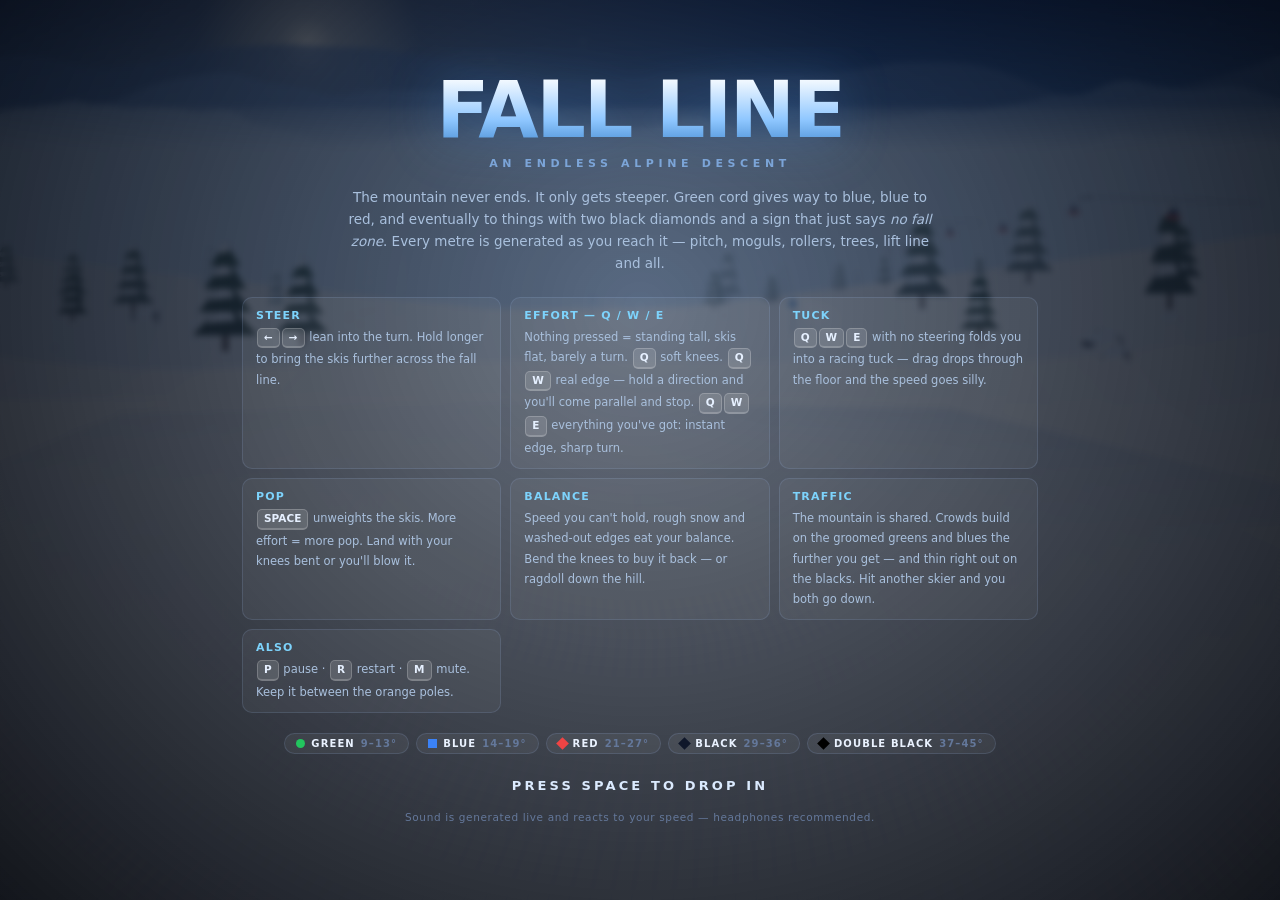
<file: simulator/index.html>
<!DOCTYPE html>
<!--
  FALL LINE — vendored copy of the ski simulator.

  Source: https://github.com/sharan50/dhruv-bakchodi
  Branch: claude/html-skiing-game-fwa4gu
  Commit: e30568ca623fff4fe3af4b2a0709fb4f75db65bd (2026-08-10)

  Served from this origin so /game.html can frame it: the site sends
  X-Frame-Options: DENY everywhere, which blocks even same-origin framing,
  so _headers detaches it for /simulator/* and allows frame-ancestors 'self'
  instead. Hosting it here also means the page does not depend on a second
  deploy staying up.

  Do not edit this file — it is a copy. Change the game upstream and
  re-copy index.html over this one.
-->
<html lang="en">
<head>
<meta charset="utf-8">
<meta name="viewport" content="width=device-width, initial-scale=1, user-scalable=no">
<title>FALL LINE — an endless alpine descent</title>
<style>
  *{margin:0;padding:0;box-sizing:border-box}
  html,body{width:100%;height:100%;overflow:hidden;background:#070b14;
    font-family:"Inter",ui-sans-serif,system-ui,-apple-system,"Segoe UI",Roboto,Helvetica,Arial,sans-serif;
    color:#eaf2ff;-webkit-font-smoothing:antialiased;touch-action:none;user-select:none}
  #wrap{position:fixed;inset:0}
  canvas{display:block;width:100%;height:100%}

  /* ---------- HUD ---------- */
  #hud{position:absolute;inset:0;pointer-events:none;opacity:0;transition:opacity .4s}
  #hud.on{opacity:1}
  /* the scene behind the HUD is bright snow, so panels need real weight */
  .panel{position:absolute;background:rgba(9,17,33,.70);border:1px solid rgba(150,192,255,.22);
    border-radius:12px;padding:9px 13px;backdrop-filter:blur(9px);-webkit-backdrop-filter:blur(9px);
    box-shadow:0 6px 26px rgba(6,14,30,.30)}
  .lbl{font-size:9.5px;letter-spacing:.16em;text-transform:uppercase;color:#7f97bb;font-weight:700}
  .val{font-variant-numeric:tabular-nums;font-weight:800;line-height:1}

  #runInfo{top:16px;left:16px;min-width:210px}
  #runName{font-size:16px;font-weight:800;letter-spacing:.01em;margin-top:3px;text-shadow:0 1px 6px #000}
  #diffPill{display:inline-flex;align-items:center;gap:6px;margin-top:7px;padding:3px 10px 3px 7px;
    border-radius:999px;font-size:10px;font-weight:900;letter-spacing:.14em;
    background:#22c55e;color:#04220f;border:1px solid rgba(255,255,255,.35)}
  #diffGlyph{display:inline-block;width:11px;height:11px;background:currentColor}
  #pitchRead{margin-top:7px;font-size:10.5px;color:#93a9c9;letter-spacing:.06em}

  #dist{top:16px;left:50%;transform:translateX(-50%);text-align:center;min-width:170px}
  #distVal{font-size:27px}
  #dropVal{font-size:11px;color:#8fa6c6;margin-top:4px;font-variant-numeric:tabular-nums}

  #spd{top:16px;right:16px;text-align:right;min-width:158px}
  #spdVal{font-size:40px;letter-spacing:-.02em}
  #spdVal small{font-size:13px;color:#7f97bb;font-weight:700;letter-spacing:.1em;margin-left:5px}
  #spdSub{font-size:10.5px;color:#8fa6c6;margin-top:3px;font-variant-numeric:tabular-nums}
  #gforce{margin-top:6px;height:3px;border-radius:2px;background:rgba(255,255,255,.12);overflow:hidden}
  #gforceF{height:100%;width:0%;background:linear-gradient(90deg,#38bdf8,#a78bfa);transition:width .06s}

  #stance{bottom:16px;left:16px;min-width:236px}
  #keys{display:flex;gap:7px;margin-top:7px}
  .key{flex:1;text-align:center;padding:7px 0 6px;border-radius:8px;border:1px solid rgba(160,200,255,.2);
    background:rgba(255,255,255,.045);font-weight:900;font-size:14px;color:#5d739a;
    transition:background .08s,color .08s,box-shadow .08s}
  .key.on{background:linear-gradient(180deg,#7dd3fc,#38bdf8);color:#04202e;border-color:#bae6fd;
    box-shadow:0 0 16px rgba(56,189,248,.55)}
  .key i{display:block;font-style:normal;font-size:8px;letter-spacing:.08em;opacity:.72;margin-top:2px;font-weight:700}
  #stanceTxt{margin-top:8px;font-size:11px;color:#a9c0dd;letter-spacing:.03em;height:14px}
  #edgeWrap{margin-top:8px}
  #edgeBar{height:5px;border-radius:3px;background:rgba(255,255,255,.1);overflow:hidden;margin-top:4px;
    display:flex;justify-content:center}
  #edgeL,#edgeR{height:100%;width:0%;background:linear-gradient(90deg,#fbbf24,#f97316)}
  #edgeL{transform-origin:right}

  #stab{bottom:16px;right:16px;min-width:186px}
  #stabBar{height:8px;border-radius:5px;background:rgba(255,255,255,.1);overflow:hidden;margin-top:7px}
  #stabF{height:100%;width:0%;background:linear-gradient(90deg,#34d399,#fbbf24 62%,#ef4444);transition:width .05s}
  #stabTxt{margin-top:6px;font-size:10px;letter-spacing:.1em;color:#8fa6c6;font-weight:700;height:12px}

  /* upcoming-runs strip */
  #strip{position:absolute;right:16px;top:132px;width:22px;bottom:136px;border-radius:7px;
    overflow:hidden;border:1px solid rgba(150,192,255,.26);background:rgba(9,17,33,.70);
    display:flex;flex-direction:column-reverse;backdrop-filter:blur(9px);
    box-shadow:0 6px 26px rgba(6,14,30,.30)}
  .seg{width:100%;position:relative;border-top:1px solid rgba(226,240,255,.55)}
  #stripMe{position:absolute;left:0;width:100%;height:0;border-top:2px solid #fff;
    box-shadow:0 0 9px rgba(255,255,255,.95);z-index:2}
  #stripMe::after{content:'';position:absolute;left:-3px;top:-4px;border:4px solid transparent;
    border-left-color:#fff;filter:drop-shadow(0 0 3px rgba(255,255,255,.9))}

  /* centre toasts */
  #toast{position:absolute;left:50%;top:31%;transform:translate(-50%,-50%);text-align:center;
    pointer-events:none;opacity:0;transition:opacity .25s}
  #toast.on{opacity:1}
  #toastDiff{font-size:11px;font-weight:900;letter-spacing:.3em;padding:4px 14px;border-radius:999px;display:inline-block}
  #toastName{font-size:34px;font-weight:900;letter-spacing:.02em;margin-top:9px;text-shadow:0 3px 22px rgba(0,0,0,.85)}
  #toastSub{font-size:11.5px;letter-spacing:.22em;color:#cfe0f7;margin-top:6px;font-weight:700}

  #alerts{position:absolute;left:50%;bottom:24%;transform:translateX(-50%);text-align:center;width:420px}
  #airTime{font-size:30px;font-weight:900;letter-spacing:.05em;opacity:0;transition:opacity .18s;
    text-shadow:0 3px 18px rgba(0,0,0,.8);color:#e0f2fe}
  #warn{margin-top:6px;font-size:12px;font-weight:900;letter-spacing:.26em;color:#fca5a5;opacity:0;transition:opacity .2s}

  /* ---------- SCREENS ---------- */
  #screens{position:absolute;inset:0;display:flex;align-items:center;justify-content:center;
    background:radial-gradient(ellipse at 50% 34%,rgba(16,30,56,.6),rgba(4,7,14,.94));
    backdrop-filter:blur(3px);transition:opacity .35s}
  #screens.hide{opacity:0;pointer-events:none}
  .card{width:min(860px,92vw);max-height:92vh;overflow:auto;padding:28px 32px 26px;text-align:center}
  h1{font-size:clamp(40px,8vw,78px);font-weight:900;letter-spacing:-.03em;line-height:.92;
    background-image:linear-gradient(180deg,#fff,#8fc7ff 62%,#4b8fd4);-webkit-background-clip:text;
    background-clip:text;color:transparent;filter:drop-shadow(0 4px 26px rgba(70,140,220,.4))}
  /* NB: override with background-IMAGE only — the `background` shorthand
     resets background-clip and the heading turns into a solid bar. */
  h1.crash{background-image:linear-gradient(180deg,#fff,#fca5a5 68%,#ef4444);
    filter:drop-shadow(0 4px 26px rgba(220,70,70,.42))}
  .tag{font-size:11px;letter-spacing:.42em;color:#7ea6d8;margin-top:10px;font-weight:700}
  .blurb{margin:16px auto 0;max-width:600px;font-size:13.5px;line-height:1.65;color:#a9c0dd}
  .ctrls{display:grid;grid-template-columns:repeat(auto-fit,minmax(232px,1fr));gap:9px;margin-top:22px;text-align:left}
  .ctrl{background:rgba(255,255,255,.045);border:1px solid rgba(160,200,255,.14);border-radius:10px;padding:11px 13px}
  .ctrl b{display:block;font-size:11px;letter-spacing:.11em;color:#7dd3fc;margin-bottom:4px;font-weight:800}
  .ctrl span{font-size:11.5px;color:#a9c0dd;line-height:1.5}
  kbd{display:inline-block;padding:1px 6px;border-radius:5px;background:rgba(255,255,255,.13);
    border:1px solid rgba(255,255,255,.2);border-bottom-width:2px;font:inherit;font-size:10.5px;
    font-weight:800;color:#e6f0ff;margin:0 1px}
  .legend{display:flex;flex-wrap:wrap;gap:7px;justify-content:center;margin-top:20px}
  .lg{display:flex;align-items:center;gap:6px;font-size:10px;font-weight:800;letter-spacing:.11em;
    padding:4px 11px;border-radius:999px;background:rgba(255,255,255,.05);border:1px solid rgba(160,200,255,.14)}
  .lg i{width:9px;height:9px;display:inline-block}
  .go{margin-top:24px;font-size:13px;letter-spacing:.24em;font-weight:900;color:#dbeafe;
    animation:pulse 1.7s ease-in-out infinite}
  @keyframes pulse{0%,100%{opacity:.45}50%{opacity:1}}
  .btn{pointer-events:auto;cursor:pointer;margin-top:20px;display:inline-block;padding:12px 30px;
    border-radius:999px;font-weight:900;letter-spacing:.16em;font-size:12px;color:#04202e;
    background:linear-gradient(180deg,#93d7fb,#38bdf8);border:1px solid #bae6fd;
    box-shadow:0 8px 30px rgba(56,189,248,.35)}
  .btn:hover{filter:brightness(1.09)}
  .btn.ghost{background:transparent;color:#a9c0dd;border-color:rgba(160,200,255,.22);box-shadow:none;margin-left:8px}

  .stats{display:grid;grid-template-columns:repeat(auto-fit,minmax(228px,1fr));gap:10px;margin-top:22px}
  .st{background:rgba(255,255,255,.05);border:1px solid rgba(160,200,255,.14);border-radius:12px;padding:14px 10px}
  .st b{display:block;font-size:26px;font-weight:900;font-variant-numeric:tabular-nums;letter-spacing:-.02em}
  .st span{display:block;font-size:9px;letter-spacing:.17em;color:#7f97bb;margin-top:5px;font-weight:800}
  #grade{font-size:15px;font-weight:900;letter-spacing:.2em;margin-top:20px;color:#7dd3fc}
  #crashWhy{font-size:12.5px;color:#fca5a5;letter-spacing:.13em;font-weight:800;margin-top:9px}
  #best{font-size:11px;color:#7f97bb;letter-spacing:.1em;margin-top:14px;font-weight:700}
  .hint{font-size:10.5px;color:#64789b;margin-top:16px;letter-spacing:.06em;line-height:1.7}
  #fps{position:absolute;left:18px;top:176px;font-size:9px;color:#546d92;letter-spacing:.1em;font-weight:700}
</style>
</head>
<body>
<div id="wrap">
  <canvas id="c"></canvas>

  <div id="hud">
    <div class="panel" id="runInfo">
      <div class="lbl">Current piste</div>
      <div id="runName">—</div>
      <div id="diffPill"><i id="diffGlyph"></i><span id="diffTxt">GREEN</span></div>
      <div id="pitchRead">—</div>
    </div>

    <div class="panel" id="dist">
      <div class="lbl">Distance</div>
      <div class="val" id="distVal">0<small style="font-size:13px;color:#7f97bb"> m</small></div>
      <div id="dropVal">▼ 0 m vertical</div>
    </div>

    <div class="panel" id="spd">
      <div class="lbl">Speed</div>
      <div class="val" id="spdVal">0<small>KM/H</small></div>
      <div id="spdSub">max 0 · avg 0</div>
      <div id="gforce"><div id="gforceF"></div></div>
    </div>

    <div class="panel" id="stance">
      <div class="lbl">Stance &amp; effort</div>
      <div id="keys">
        <div class="key" id="kQ">Q<i>FLEX</i></div>
        <div class="key" id="kW">W<i>DRIVE</i></div>
        <div class="key" id="kE">E<i>SEND</i></div>
      </div>
      <div id="stanceTxt">Standing tall — no edge</div>
      <div id="edgeWrap">
        <div class="lbl">Edge angle <span id="edgeDeg" style="color:#cfe0f7">0°</span></div>
        <div id="edgeBar"><div id="edgeL"></div><div id="edgeR"></div></div>
      </div>
    </div>

    <div class="panel" id="stab">
      <div class="lbl">Balance</div>
      <div id="stabBar"><div id="stabF"></div></div>
      <div id="stabTxt">SOLID</div>
    </div>

    <div id="strip"><div id="stripMe"></div></div>

    <div id="toast">
      <div id="toastDiff">RED</div>
      <div id="toastName">—</div>
      <div id="toastSub">—</div>
    </div>

    <div id="alerts">
      <div id="airTime">AIR 0.0s</div>
      <div id="warn">OFF PISTE</div>
    </div>
    <div id="fps"></div>
  </div>

  <div id="screens">
    <div class="card" id="card"></div>
  </div>
</div>

<script>
"use strict";
/* ============================================================================
   FALL LINE — an endless procedural alpine descent
   Everything (terrain, art, physics, music) is generated at runtime.
   ========================================================================= */

/* ---------------------------------------------------------------- math ---- */
const TAU = Math.PI * 2, DEG = Math.PI / 180;
const clamp = (v, a, b) => v < a ? a : v > b ? b : v;
const lerp  = (a, b, t) => a + (b - a) * t;
const smooth= t => t * t * (3 - 2 * t);
const sstep = (a, b, x) => { const t = clamp((x - a) / (b - a || 1e-6), 0, 1); return t * t * (3 - 2 * t); };
const rnd   = (a, b) => a + Math.random() * (b - a);
const pick  = arr => arr[(Math.random() * arr.length) | 0];

function hashi(x, y) {
  let h = (Math.imul(x | 0, 374761393) + Math.imul(y | 0, 668265263)) | 0;
  h = Math.imul(h ^ (h >>> 13), 1274126177);
  return ((h ^ (h >>> 16)) >>> 0) / 4294967296;
}
function vnoise(x, y) {
  const xi = Math.floor(x), yi = Math.floor(y);
  const u = smooth(x - xi), v = smooth(y - yi);
  const a = hashi(xi, yi), b = hashi(xi + 1, yi), c = hashi(xi, yi + 1), d = hashi(xi + 1, yi + 1);
  return lerp(lerp(a, b, u), lerp(c, d, u), v);
}
function fbm(x, y, oct) {
  let s = 0, amp = 0.5, f = 1, norm = 0;
  for (let i = 0; i < oct; i++) { s += amp * vnoise(x * f, y * f); norm += amp; f *= 2.07; amp *= 0.5; }
  return s / norm;
}
function mulberry(seed) {
  let a = seed >>> 0;
  return function () {
    a = (a + 0x6D2B79F5) | 0;
    let t = Math.imul(a ^ (a >>> 15), 1 | a);
    t = (t + Math.imul(t ^ (t >>> 7), 61 | t)) ^ t;
    return ((t ^ (t >>> 14)) >>> 0) / 4294967296;
  };
}

/* ------------------------------------------------------------ constants --- */
const PHYS = {
  M: 80,             // skier + kit, kg
  G: 9.81,
  RHO: 1.15,         // air density at ~2000 m
  R_SIDECUT: 16.5,   // ski sidecut radius, m
  MU_PISTE: 0.055,   // groomed snow / base glide
  MU_POWDER: 0.135,  // off piste
  // per effort level 0..3
  CDA:       [0.86, 0.68, 0.52, 0.44],   // frontal drag area, m^2 (turning)
  CDA_TUCK:  0.235,                       // full tuck, QWE and no steering
  EDGE_MAX:  [7 * DEG, 27 * DEG, 48 * DEG, 66 * DEG],
  EDGE_RATE: [2.4, 4.0, 6.2, 9.5],       // how fast the edge sets, rad/s of travel
  PIVOT:     [0.22, 0.62, 1.15, 2.25],   // skidded steering authority, rad/s
  GRIP:      [0.34, 0.85, 1.42, 1.92],   // max lateral g the edges will hold
  COMFORT:   [12.5, 18.5, 25.5, 32.5],   // m/s before balance starts to erode
  ABSORB:    [5.6, 9.4, 13.8, 18.6],     // landing impact the legs will eat, m/s
  POP:       [1.5, 2.9, 4.2, 5.6],
};

const DIFFS = [
  // width is the HALF-width of the piste in metres, before widthMod()
  { key:'green', label:'GREEN',        col:'#22c55e', ink:'#04220f', shape:'circle', slope:[9,13],  width:[19,25], mogul:0.00, rough:0.22, trees:0.40, roll:0.70, kick:0.15, glade:0    },
  { key:'blue',  label:'BLUE',         col:'#3b82f6', ink:'#dbeafe', shape:'square', slope:[14,19], width:[15,20], mogul:0.14, rough:0.40, trees:0.62, roll:1.00, kick:0.30, glade:0    },
  { key:'red',   label:'RED',          col:'#ef4444', ink:'#fee2e2', shape:'diamond',slope:[21,27], width:[11,15], mogul:0.42, rough:0.60, trees:0.88, roll:1.25, kick:0.45, glade:0.15 },
  { key:'black', label:'BLACK',        col:'#0f172a', ink:'#e2e8f0', shape:'diamond',slope:[29,36], width:[8.5,12], mogul:0.76, rough:0.85, trees:1.10, roll:1.45, kick:0.58, glade:0.35 },
  { key:'xblack',label:'DOUBLE BLACK', col:'#000000', ink:'#f8fafc', shape:'double', slope:[37,45], width:[7,10],  mogul:0.98, rough:1.08, trees:1.30, roll:1.65, kick:0.70, glade:0.55 },
];

const NAMES = [
  ['Petit Ours','Promenade','Le Berceau','Sunnegga','Alpenrose','Marmot Meadow','Le Doux','Kinderweg','Bella Vista','Lärchenwald'],
  ['Le Grand Bleu','Chamois','Panorama','Silberhorn','Belvédère','Blaugrat','La Combe','Edelweiss','Mittelweg','Lac Bleu'],
  ['Rouge Vif','Diavolezza','Le Couloir','Steilhang','La Face','Vallée Perdue','Hexenkessel','Aiguille','Rossignol','Cresta Rossa'],
  ['Le Mur','Schwarzwand','La Bombardier','Corbeau','Todeswand','Grand Couloir','Le Tunnel','Wolfsschlucht','La Sauvage','Nera'],
  ['La Suicide','Diablerets','Höllenschlund','Le Dernier Cri','Zermatt Direttissima','La Chute','Der Sarg','Point of No Return'],
];

const RUN_TAGS = ['GROOMED AT 05:00','MOGULS','NARROW — CAUTION','WIND EXPOSED','GLADED','ICY IN PLACES','WIDE OPEN','ROLLERS','FRESH CORD','AVALANCHE ZONE','NO FALL ZONE','RACE TRAINING'];

/* ============================================================== COURSE ==== */
const ELEV_STEP = 1.0;
const COURSE = {
  sections: [], nextIdx: 0, nextZ: 0,
  elev: [], elevZ0: 0,
  kickers: [],
  chunks: new Map(),
  _cacheIdx: 0,
};

/* The piste snakes down the mountain across five scales at once: broad
   traverses across the face, then progressively tighter turns. The short
   components are what actually force you to ski — the long ones only move
   the trail across the mountain. Peak lateral gradient ~0.85 m/m (40° off
   the fall line), typical ~0.28, so the corridor is genuinely going
   somewhere and you cannot hold a straight line down it. */
function centerAt(z) {
  return 26.0 * Math.sin(z * 0.00410)
       + 13.0 * Math.sin(z * 0.01210 + 1.7)
       +  7.5 * Math.sin(z * 0.02630 + 0.6)
       +  4.0 * Math.sin(z * 0.05180 + 2.9)
       +  2.2 * Math.sin(z * 0.08990 + 1.2);
}
/* second derivative of the above — the piste banks into its own turns */
function centerCurv(z) {
  return -(26.0 * 0.00410 * 0.00410 * Math.sin(z * 0.00410)
         + 13.0 * 0.01210 * 0.01210 * Math.sin(z * 0.01210 + 1.7)
         +  7.5 * 0.02630 * 0.02630 * Math.sin(z * 0.02630 + 0.6)
         +  4.0 * 0.05180 * 0.05180 * Math.sin(z * 0.05180 + 2.9)
         +  2.2 * 0.08990 * 0.08990 * Math.sin(z * 0.08990 + 1.2));
}
/* Chokes and openings within a run: pinches to ~62% of nominal width, opens
   out to full. This is on top of the per-section width. */
function widthMod(z) {
  const a = 0.5 + 0.5 * Math.sin(z * 0.01730 + 0.9);
  const b = 0.5 + 0.5 * Math.sin(z * 0.00710 + 2.3);
  return 0.62 + 0.38 * (0.35 + 0.65 * a) * (0.45 + 0.55 * b) * 1.35;
}
function liftX(z) { return 74 + 16 * Math.sin(z * 0.0021 + 0.4) + centerAt(z) * 0.35; }

function makeSection() {
  const i = COURSE.nextIdx++;
  // difficulty ramps, with the occasional breather
  let lvl = 0.15 + i * 0.40 + (vnoise(i * 0.63, 11.2) - 0.5) * 1.5;
  if (i > 3 && i % 5 === 4) lvl -= 1.35;                 // recovery run
  if (i === 0) lvl = 0; if (i === 1) lvl = Math.min(lvl, 1.2);
  const d = clamp(Math.round(lvl), 0, 4);
  const D = DIFFS[d];
  const len = rnd(360, 620);
  const s = {
    idx: i, diff: d, D,
    startZ: COURSE.nextZ, endZ: COURSE.nextZ + len,
    name: NAMES[d][(i * 7 + ((Math.random() * 97) | 0)) % NAMES[d].length],
    tag: pick(RUN_TAGS),
    slope: rnd(D.slope[0], D.slope[1]) * DEG,
    width: rnd(D.width[0], D.width[1]),
    mogul: D.mogul * rnd(0.55, 1.25) * (Math.random() < 0.62 ? 1 : 0.22),
    rough: D.rough * rnd(0.8, 1.2),
    roll:  D.roll  * rnd(0.7, 1.3),
    trees: D.trees, kick: D.kick, glade: D.glade * (Math.random() < 0.5 ? 1 : 0),
    phase: Math.random() * TAU,
    number: 1 + ((i * 3 + d) % 40),
  };
  COURSE.nextZ = s.endZ;
  COURSE.sections.push(s);

  // kickers / rollers you can actually launch off
  let z = s.startZ + 60;
  while (z < s.endZ - 60) {
    if (Math.random() < s.kick) {
      COURSE.kickers.push({
        z, x: centerAt(z) + rnd(-0.45, 0.45) * s.width,
        h: rnd(1.1, 1.4 + s.kick * 2.2), rx: rnd(3.2, 6.4), rz: rnd(5.5, 10),
      });
    }
    z += rnd(70, 150);
  }
  return s;
}

function slopeBlendAt(z) {          // smooth pitch across section joins
  const S = COURSE.sections;
  const i = sectionIndexAt(z), s = S[i], BL = 55;
  if (z < s.startZ + BL && i > 0) {
    const t = 0.5 * (1 - sstep(s.startZ, s.startZ + BL, z));
    return lerp(s.slope, S[i - 1].slope, t);
  }
  if (z > s.endZ - BL && i < S.length - 1) {
    const t = 0.5 * sstep(s.endZ - BL, s.endZ, z);
    return lerp(s.slope, S[i + 1].slope, t);
  }
  return s.slope;
}

function sectionIndexAt(z) {
  const S = COURSE.sections;
  let i = COURSE._cacheIdx;
  if (i < S.length && z >= S[i].startZ && z < S[i].endZ) return i;
  if (z < S[0].startZ) return 0;
  if (z >= S[S.length - 1].endZ) return S.length - 1;
  let lo = 0, hi = S.length - 1;
  while (lo < hi) { const m = (lo + hi) >> 1; if (z < S[m].endZ) hi = m; else lo = m + 1; }
  COURSE._cacheIdx = lo;
  return lo;
}

const P = { slope:0, width:0, mogul:0, rough:0, roll:0, phase:0, diff:0, sec:null };
function paramsAt(z) {
  const S = COURSE.sections;
  const i = sectionIndexAt(z), s = S[i], BL = 55;
  let o = s, t = 0;
  if (z < s.startZ + BL && i > 0)            { o = S[i - 1]; t = 0.5 * (1 - sstep(s.startZ, s.startZ + BL, z)); }
  else if (z > s.endZ - BL && i < S.length-1){ o = S[i + 1]; t = 0.5 * sstep(s.endZ - BL, s.endZ, z); }
  P.slope = lerp(s.slope, o.slope, t);
  P.width = lerp(s.width, o.width, t) * widthMod(z);   // chokes and openings
  P.mogul = lerp(s.mogul, o.mogul, t);
  P.rough = lerp(s.rough, o.rough, t);
  P.roll  = lerp(s.roll,  o.roll,  t);
  P.phase = s.phase; P.diff = s.diff; P.sec = s;
  return P;
}

function ensureCourse(zAhead) {
  while (COURSE.nextZ < zAhead + 900) makeSection();
  // elevation profile, integrated from the pitch
  const E = COURSE.elev;
  if (E.length === 0) { COURSE.elevZ0 = -40; E.push(0); }
  let zEnd = COURSE.elevZ0 + (E.length - 1) * ELEV_STEP;
  while (zEnd < zAhead + 950) {
    E.push(E[E.length - 1] - Math.tan(slopeBlendAt(zEnd + ELEV_STEP * 0.5)) * ELEV_STEP);
    zEnd += ELEV_STEP;
  }
}
function pruneCourse(z) {
  const drop = Math.floor((z - 400 - COURSE.elevZ0) / ELEV_STEP);
  if (drop > 600) { COURSE.elev.splice(0, drop); COURSE.elevZ0 += drop * ELEV_STEP; }
  while (COURSE.sections.length > 2 && COURSE.sections[1].endZ < z - 300) {
    COURSE.sections.shift(); COURSE._cacheIdx = Math.max(0, COURSE._cacheIdx - 1);
  }
  while (COURSE.kickers.length && COURSE.kickers[0].z < z - 220) COURSE.kickers.shift();
  for (const k of COURSE.chunks.keys()) if (k * CHUNK < z - 140) COURSE.chunks.delete(k);
}
function baseElev(z) {
  const E = COURSE.elev;
  const f = (z - COURSE.elevZ0) / ELEV_STEP;
  let i = f | 0;
  if (i < 0) return E[0] - (z - COURSE.elevZ0) * 0.2;
  if (i >= E.length - 1) return E[E.length - 1];
  return lerp(E[i], E[i + 1], f - i);
}

/* active kickers, refreshed once per frame (keeps terrainH cheap) */
let activeKick = [], activeKickN = 0;
function refreshKickers(z) {
  activeKick.length = 0;
  for (let i = 0; i < COURSE.kickers.length; i++) {
    const k = COURSE.kickers[i];
    if (k.z > z - 60 && k.z < z + 260) activeKick.push(k);
    else if (k.z >= z + 260) break;
  }
  activeKickN = activeKick.length;
}

/* --------------------------------------------------------- height field --
   Everything that only depends on z is cached: the sampler walks the grid
   row by row, so the same z is asked for dozens of times in a row.          */
const _ZC = [{z:NaN},{z:NaN},{z:NaN},{z:NaN},{z:NaN},{z:NaN}];
let _zci = 0;
function clearZCache() { for (const c of _ZC) c.z = NaN; }
function zData(z) {
  for (let i = 0; i < 6; i++) if (_ZC[i].z === z) return _ZC[i];
  const c = _ZC[_zci]; _zci = (_zci + 1) % 6;
  const p = paramsAt(z);
  c.z = z;
  c.base   = baseElev(z);
  c.center = centerAt(z);
  // Bank strength scales with pitch. It must not: the bank changes down-slope
  // as the curvature does, and unscaled that gradient reaches 84% of a green's
  // fall line — enough to flatten it into a pocket you can never roll out of.
  c.curv   = centerCurv(z) * 26 * clamp(Math.sin(p.slope) * 2, 0.22, 1.3);
  c.width  = p.width;
  // Max cross-slope gradient of the berm outside the markers. Anything shaped
  // by distance-from-centre inherits the centreline's z-gradient, so a steep
  // berm on a hard-swerving trail makes uphill pockets. Keep it well under the
  // fall line, and scale with pitch.
  c.bermG  = 0.13 * clamp(Math.sin(p.slope) / 0.19, 0.85, 2.6);
  // Off-piste relief, pitch-scaled for the same reason. Measured, the two
  // drift octaves peak at 0.70 m/m of down-slope gradient — 361% of a green's
  // fall line, i.e. guaranteed uphill pockets. This holds them near 50% on
  // every grade; the *look* of deep snow is carried by shading instead, which
  // costs nothing physically. Steeper off-piste being rougher is also true.
  c.offAmp = clamp(Math.tan(p.slope) * 0.72, 0.16, 0.90);
  c.mogul  = p.mogul;
  c.rough  = p.rough;
  c.roll   = p.roll * 1.15 * Math.sin(z * 0.0575 + p.phase) * (0.62 + 0.38 * Math.sin(z * 0.0187 + 2.1));
  return c;
}

function terrainH(x, z) {
  const c = zData(z);
  let h = c.base + c.roll;
  const dx = x - c.center, adx = dx < 0 ? -dx : dx;
  const hw = c.width;

  // gentle crown on the piste, then banks rising outside the markers
  h -= 0.00085 * dx * dx * (adx < hw ? 1 : (hw * hw) / (adx * adx));
  // smooth start, then asymptotically linear at gradient bermG
  const over = adx - hw;
  if (over > 0) h += c.bermG * over * over / (over + 6);

  const onPiste = 1 - sstep(hw * 0.86, hw * 1.16, adx);

  // The piste banks into its own turns — outside edge rides higher. Scaled by
  // dx/hw so a narrow couloir banks as hard as a wide green.
  h += clamp(-(dx / hw) * c.curv, -2.4, 2.4) * onPiste;

  // moguls — a rotated hex-ish lattice, only where the piste is
  if (c.mogul > 0.02 && onPiste > 0.01) {
    const a = x * 0.92 + z * 0.37, b = z * 0.84 - x * 0.32;
    h += c.mogul * 0.50 * onPiste * (Math.sin(a) + Math.sin(b) + 0.55 * Math.sin(a + b));
  }

  // surface texture / chatter
  h += c.rough * 0.32 * (fbm(x * 0.075, z * 0.075, 2) - 0.5);
  // Off piste is naturally stacked snow: broad wind drifts with a finer lumpy
  // crust on top. Two scales, because one octave reads as smooth rolling hills.
  if (onPiste < 0.98) {
    const off = (1 - onPiste) * c.offAmp;
    h += off * 1.60 * (fbm(x * 0.115, z * 0.115, 3) - 0.5);
    h += off * 0.46 * (fbm(x * 0.440, z * 0.440, 2) - 0.5);
  }

  // kickers
  for (let i = 0; i < activeKickN; i++) {
    const k = activeKick[i], kz = z - k.z;
    if (kz < -k.rz * 1.9 || kz > k.rz * 1.25) continue;
    const kx = (x - k.x) / k.rx;
    if (kx > 1.7 || kx < -1.7) continue;
    const ramp = sstep(-k.rz * 1.7, k.rz * 0.42, kz) * (1 - sstep(k.rz * 0.5, k.rz * 1.05, kz));
    h += k.h * ramp * Math.exp(-kx * kx * 1.35);
  }
  return h;
}

const NRM = { x:0, y:1, z:0 };
function terrainN(x, z, eps) {
  eps = eps || 0.55;
  const h0 = terrainH(x, z);
  const hx = terrainH(x + eps, z) - h0;
  const hz = terrainH(x, z + eps) - h0;
  let nx = -hx / eps, ny = 1, nz = -hz / eps;
  const l = Math.hypot(nx, ny, nz);
  NRM.x = nx / l; NRM.y = ny / l; NRM.z = nz / l;
  return NRM;
}

/* ============================================================== OBJECTS === */
const CHUNK = 25;
const OBJ = { TREE:0, ROCK:1, POLE:2, SIGN:3, BANNER:4, TOWER:5, NET:6, GUN:7, HAY:8 };

function chunkAt(ci) {
  let list = COURSE.chunks.get(ci);
  if (list) return list;
  list = [];
  const R = mulberry(0x9e3779b1 ^ (ci * 2654435761));
  const z0 = ci * CHUNK, z1 = z0 + CHUNK;
  if (z1 > COURSE.nextZ - 40 || z0 < COURSE.elevZ0 + 4) { COURSE.chunks.set(ci, list); return list; }

  const p = paramsAt(z0 + CHUNK * 0.5);
  const sec = p.sec, cx = centerAt(z0 + CHUNK * 0.5), hw = p.width;

  // section furniture — sign pair + gate banner at the top of every run
  if (sec.startZ >= z0 && sec.startZ < z1) {
    const sz = sec.startZ, sc = centerAt(sz), sw = paramsAt(sz).width;
    list.push({ t:OBJ.BANNER, z:sz, x:sc, w:sw, sec, hard:true });
    list.push({ t:OBJ.SIGN, z:sz + 7, x:sc - sw - 2.6, sec, side:-1, hard:true });
    list.push({ t:OBJ.SIGN, z:sz + 7, x:sc + sw + 2.6, sec, side: 1, hard:true });
  }

  // piste markers, every 15 m each side, alternating colour
  for (let z = z0; z < z1; z += 15) {
    const zz = Math.ceil(z / 15) * 15;
    if (zz < z0 || zz >= z1) continue;
    const c = centerAt(zz), w = paramsAt(zz).width;
    const orange = ((zz / 15) | 0) % 2 === 0;
    list.push({ t:OBJ.POLE, z:zz, x:c - w, orange });
    list.push({ t:OBJ.POLE, z:zz, x:c + w, orange, right:true });
  }

  // B-net on the steeper stuff
  if (sec.diff >= 3 && R() < 0.45) {
    const side = R() < 0.5 ? -1 : 1;
    for (let z = z0; z < z1; z += 5) {
      const c = centerAt(z), w = paramsAt(z).width;
      list.push({ t:OBJ.NET, z, x:c + side * (w + 1.3), side, end:(z + 5 >= z1) });
    }
  }

  // trees — outside the markers, plus glades inside on the gnarly runs
  const nTree = Math.round(sec.trees * 13);
  for (let i = 0; i < nTree; i++) {
    const z = z0 + R() * CHUNK;
    const c = centerAt(z), w = paramsAt(z).width;
    const side = R() < 0.5 ? -1 : 1;
    let x = c + side * (w + 2.2 + Math.pow(R(), 0.62) * 52);
    if (sec.glade > 0 && R() < sec.glade * 0.5) x = c + (R() * 2 - 1) * w * 0.92;
    list.push({ t:OBJ.TREE, z, x, h:rnd(4.5, 12.5), kind:R() < 0.72 ? 0 : 1, seed:R() });
  }

  // rocks & terrain features
  const nRock = Math.round((0.7 + sec.diff * 0.75) * R() * 3);
  for (let i = 0; i < nRock; i++) {
    const z = z0 + R() * CHUNK;
    const c = centerAt(z), w = paramsAt(z).width;
    const inside = sec.diff >= 3 && R() < 0.34;
    const x = inside ? c + (R() * 2 - 1) * w * 0.85 : c + (R() < 0.5 ? -1 : 1) * (w + 1.5 + R() * 30);
    list.push({ t:OBJ.ROCK, z, x, r:rnd(0.55, 1.7), seed:R() });
  }

  // snow guns on the easier pistes
  if (sec.diff <= 2 && R() < 0.22) {
    const z = z0 + R() * CHUNK, c = centerAt(z), w = paramsAt(z).width;
    list.push({ t:OBJ.GUN, z, x:c + (R() < 0.5 ? -1 : 1) * (w + 1.8), seed:R() });
  }

  // chairlift towers every 60 m
  const tz = Math.ceil(z0 / 60) * 60;
  if (tz >= z0 && tz < z1) list.push({ t:OBJ.TOWER, z:tz, x:liftX(tz), h:rnd(9, 13.5) });

  // padded hay bales guarding the nasty stuff
  if (sec.diff >= 2 && R() < 0.15) {
    const z = z0 + R() * CHUNK, c = centerAt(z), w = paramsAt(z).width;
    list.push({ t:OBJ.HAY, z, x:c + (R() < 0.5 ? -1 : 1) * (w + 0.8), seed:R() });
  }

  for (const o of list) if (o.y === undefined) o.y = terrainH(o.x, o.z);
  list.sort((a, b) => b.z - a.z);
  COURSE.chunks.set(ci, list);
  return list;
}

/* ================================================================ AUDIO === */
const AU = {
  ctx:null, ok:false, muted:false,
  master:null, musicBus:null, sfxBus:null, delay:null, noiseBuf:null,
  wind:null, windGain:null, windFilt:null,
  carve:null, carveGain:null, carveFilt:null,
  chatter:null, chatterGain:null,
  step:0, nextT:0, bpm:96, intensity:0, prog:null, root:57, curDiff:-1,

  init() {
    if (this.ctx) return;
    const AC = window.AudioContext || window.webkitAudioContext;
    if (!AC) return;
    const ctx = this.ctx = new AC();

    const comp = ctx.createDynamicsCompressor();
    comp.threshold.value = -15; comp.knee.value = 26; comp.ratio.value = 5;
    comp.attack.value = 0.004; comp.release.value = 0.22;
    this.master = ctx.createGain(); this.master.gain.value = 0.85;
    this.master.connect(comp); comp.connect(ctx.destination);

    this.musicBus = ctx.createGain(); this.musicBus.gain.value = 0.62; this.musicBus.connect(this.master);
    this.sfxBus   = ctx.createGain(); this.sfxBus.gain.value   = 0.95; this.sfxBus.connect(this.master);

    // ping-pong-ish delay for the arp / lead
    const d = ctx.createDelay(1.0); d.delayTime.value = 0.27;
    const fb = ctx.createGain(); fb.gain.value = 0.36;
    const dl = ctx.createBiquadFilter(); dl.type = 'lowpass'; dl.frequency.value = 2400;
    d.connect(dl); dl.connect(fb); fb.connect(d);
    const dw = ctx.createGain(); dw.gain.value = 0.42; d.connect(dw); dw.connect(this.musicBus);
    this.delay = d;

    // noise source used by every wind / snow-spray voice
    const n = ctx.sampleRate * 2;
    const buf = ctx.createBuffer(1, n, ctx.sampleRate);
    const ch = buf.getChannelData(0);
    let last = 0;
    for (let i = 0; i < n; i++) { const w = Math.random() * 2 - 1; last = (last + 0.03 * w) / 1.03; ch[i] = w * 0.72 + last * 2.6; }
    this.noiseBuf = buf;

    this.wind = this.loopNoise(); this.windFilt = ctx.createBiquadFilter();
    this.windFilt.type = 'bandpass'; this.windFilt.frequency.value = 480; this.windFilt.Q.value = 0.62;
    this.windGain = ctx.createGain(); this.windGain.gain.value = 0;
    this.wind.connect(this.windFilt); this.windFilt.connect(this.windGain); this.windGain.connect(this.sfxBus);

    this.carve = this.loopNoise(); this.carveFilt = ctx.createBiquadFilter();
    this.carveFilt.type = 'bandpass'; this.carveFilt.frequency.value = 1800; this.carveFilt.Q.value = 1.5;
    this.carveGain = ctx.createGain(); this.carveGain.gain.value = 0;
    this.carve.connect(this.carveFilt); this.carveFilt.connect(this.carveGain); this.carveGain.connect(this.sfxBus);

    this.chatter = this.loopNoise(); const cf = ctx.createBiquadFilter();
    cf.type = 'lowpass'; cf.frequency.value = 260; cf.Q.value = 6;
    this.chatterGain = ctx.createGain(); this.chatterGain.gain.value = 0;
    this.chatter.connect(cf); cf.connect(this.chatterGain); this.chatterGain.connect(this.sfxBus);

    this.nextT = ctx.currentTime + 0.12;
    this.setDifficulty(0);
    this.ok = true;
  },
  loopNoise() {
    const s = this.ctx.createBufferSource();
    s.buffer = this.noiseBuf; s.loop = true; s.start();
    return s;
  },
  resume() { if (this.ctx && this.ctx.state === 'suspended') this.ctx.resume(); },

  setDifficulty(d) {
    if (d === this.curDiff) return;
    this.curDiff = d;
    const MAJ = [0,4,7,11], MIN = [0,3,7,10], SUS = [0,5,7,10], DIM = [0,3,6,10];
    const table = [
      { root:64, seq:[[0,MAJ],[7,MAJ],[9,MIN],[5,MAJ]] },
      { root:62, seq:[[0,MAJ],[5,MAJ],[7,SUS],[9,MIN]] },
      { root:57, seq:[[0,MIN],[10,MAJ],[5,MIN],[7,MIN]] },
      { root:55, seq:[[0,MIN],[8,MAJ],[3,MAJ],[10,MAJ]] },
      { root:53, seq:[[0,MIN],[1,MAJ],[0,MIN],[8,DIM]] },
    ][clamp(d, 0, 4)];
    this.root = table.root; this.prog = table.seq;
  },
  mtof: m => 440 * Math.pow(2, (m - 69) / 12),

  voice(o) {
    const ctx = this.ctx, t = o.t;
    const osc = ctx.createOscillator();
    osc.type = o.type || 'sawtooth';
    osc.frequency.setValueAtTime(o.f, t);
    if (o.f2) osc.frequency.exponentialRampToValueAtTime(Math.max(20, o.f2), t + o.dur * (o.slide || 0.85));
    if (o.detune) osc.detune.value = o.detune;
    const g = ctx.createGain();
    const pk = o.g, a = o.a === undefined ? 0.008 : o.a;
    g.gain.setValueAtTime(0.0001, t);
    g.gain.linearRampToValueAtTime(pk, t + a);
    g.gain.exponentialRampToValueAtTime(0.0001, t + o.dur);
    let node = osc;
    if (o.filt) {
      const bf = ctx.createBiquadFilter();
      bf.type = o.ftype || 'lowpass'; bf.frequency.setValueAtTime(o.filt, t);
      if (o.filt2) bf.frequency.exponentialRampToValueAtTime(Math.max(60, o.filt2), t + o.dur);
      bf.Q.value = o.q || 1;
      osc.connect(bf); node = bf;
    }
    node.connect(g);
    g.connect(o.dest || this.musicBus);
    if (o.send) { const s = ctx.createGain(); s.gain.value = o.send; g.connect(s); s.connect(this.delay); }
    osc.start(t); osc.stop(t + o.dur + 0.05);
  },
  noiseHit(o) {
    const ctx = this.ctx, t = o.t;
    const s = ctx.createBufferSource(); s.buffer = this.noiseBuf;
    s.playbackRate.value = o.rate || 1;
    const bf = ctx.createBiquadFilter(); bf.type = o.ftype || 'bandpass';
    bf.frequency.setValueAtTime(o.f, t);
    if (o.f2) bf.frequency.exponentialRampToValueAtTime(Math.max(60, o.f2), t + o.dur);
    bf.Q.value = o.q || 1;
    const g = ctx.createGain();
    g.gain.setValueAtTime(0.0001, t);
    g.gain.linearRampToValueAtTime(o.g, t + (o.a || 0.004));
    g.gain.exponentialRampToValueAtTime(0.0001, t + o.dur);
    s.connect(bf); bf.connect(g); g.connect(o.dest || this.sfxBus);
    s.start(t, Math.random() * 1.5); s.stop(t + o.dur + 0.05);
  },

  update(dt, S) {
    if (!this.ok || this.ctx.state !== 'running') return;
    const spd = S ? S.speed : 0;
    const target = clamp((spd - 5.5) / 24, 0, 1);
    this.intensity += (target - this.intensity) * Math.min(1, dt * 1.4);
    const I = this.intensity;
    this.bpm = 84 + 70 * I;

    // live SFX beds
    if (S) {
      const wg = clamp((spd / 34) * (spd / 34), 0, 1) * 0.34 + (S.air ? 0.09 : 0);
      this.windGain.gain.setTargetAtTime(this.muted ? 0 : wg, this.ctx.currentTime, 0.09);
      this.windFilt.frequency.setTargetAtTime(360 + spd * 26, this.ctx.currentTime, 0.12);
      const ea = Math.abs(S.edge);
      const cg = S.air ? 0 : clamp(S.carveNoise, 0, 1) * 0.30;
      this.carveGain.gain.setTargetAtTime(this.muted ? 0 : cg, this.ctx.currentTime, 0.05);
      this.carveFilt.frequency.setTargetAtTime(900 + ea * 2600 + spd * 34, this.ctx.currentTime, 0.06);
      this.carveFilt.Q.setTargetAtTime(0.9 + ea * 3.4, this.ctx.currentTime, 0.1);
      const ch = S.air ? 0 : clamp(S.chatter, 0, 1) * 0.30;
      this.chatterGain.gain.setTargetAtTime(this.muted ? 0 : ch, this.ctx.currentTime, 0.05);
    }

    // 16th-note scheduler
    const now = this.ctx.currentTime;
    if (this.nextT < now - 0.4) this.nextT = now + 0.05;
    const stepDur = 60 / this.bpm / 4;
    let guard = 0;
    while (this.nextT < now + 0.16 && guard++ < 40) {
      this.schedule(this.step, this.nextT, I);
      this.nextT += stepDur;
      this.step = (this.step + 1) % 64;
    }
  },

  schedule(s, t, I) {
    if (this.muted || !this.prog) return;
    const bar = (s / 16) | 0, sub = s % 16;
    const ch = this.prog[bar % this.prog.length];
    const rt = this.root + ch[0], tones = ch[1];
    const F = AU.mtof;
    const lvl = (thr) => clamp((I - thr) / (1 - thr), 0, 1);

    // pad — the alpine bed, always present
    if (sub === 0) {
      const g = 0.052 + 0.05 * I;
      for (let i = 0; i < 3; i++) {
        this.voice({ type:'sawtooth', f:F(rt + 12 + tones[i]), t, dur:60/this.bpm*4.1, g,
          a:0.5, filt:520 + 1500 * I, filt2:340 + 900 * I, q:1.4, detune:(i - 1) * 9 });
      }
      this.voice({ type:'sine', f:F(rt - 12), t, dur:60/this.bpm*4.1, g:0.10 + 0.06*I, a:0.35 });
    }
    // bass
    const bp = [1,0,0,1, 0,0,1,0, 1,0,0,1, 0,1,0,0];
    if (bp[sub] && I > 0.04) {
      this.voice({ type:'sawtooth', f:F(rt), t, dur:0.30, g:0.14 + 0.09 * lvl(0.04),
        filt:220 + 620 * I, q:5.5 });
    }
    // hats
    if (sub % 2 === 0 && I > 0.24) {
      this.noiseHit({ t, f:8200, dur:sub % 4 === 0 ? 0.05 : 0.032, g:(0.028 + 0.03 * lvl(0.24)) * (sub % 4 === 0 ? 1.3 : 0.8),
        ftype:'highpass', q:0.8, dest:this.musicBus });
    }
    // kick
    if ((sub % 8 === 0 || (sub === 11 && bar % 2 === 1)) && I > 0.33) {
      this.voice({ type:'sine', f:118, f2:41, t, dur:0.32, g:0.36 * (0.5 + 0.5 * lvl(0.33)), a:0.003, slide:0.35 });
      this.noiseHit({ t, f:120, dur:0.03, g:0.07, ftype:'lowpass', dest:this.musicBus });
    }
    // clap
    if ((sub === 4 || sub === 12) && I > 0.48) {
      this.noiseHit({ t, f:1750, dur:0.15, g:0.10 * lvl(0.48), q:0.7, dest:this.musicBus });
    }
    // arpeggio
    if (I > 0.42) {
      const seq = [0,1,2,3,2,1,3,2];
      const n = tones[seq[s % seq.length] % tones.length] + (s % 8 < 4 ? 12 : 24);
      this.voice({ type:'square', f:F(rt + n), t, dur:0.16, g:0.055 * lvl(0.42),
        filt:900 + 5200 * I, q:7, send:0.34 });
    }
    // lead hook
    if (I > 0.66) {
      const mel = [null,null,0,null, 2,null,null,3, null,2,null,null, 4,null,3,null];
      const m = mel[sub];
      if (m !== null && m !== undefined && bar % 2 === 1) {
        this.voice({ type:'triangle', f:F(rt + 24 + tones[m % tones.length]), t, dur:0.42,
          g:0.10 * lvl(0.66), a:0.012, filt:5200, send:0.55 });
      }
    }
  },

  /* one-shots */
  land(v)   { if (!this.ok || this.muted) return; const t = this.ctx.currentTime;
              this.noiseHit({ t, f:900, f2:120, dur:0.26, g:clamp(v/17,0.08,0.5), q:0.7 });
              this.voice({ type:'sine', f:150, f2:48, t, dur:0.22, g:clamp(v/26,0.05,0.34), dest:this.sfxBus }); },
  pop()     { if (!this.ok || this.muted) return; const t = this.ctx.currentTime;
              this.noiseHit({ t, f:2600, f2:6200, dur:0.16, g:0.10, q:0.9 }); },
  hit()     { if (!this.ok || this.muted) return; const t = this.ctx.currentTime;
              this.noiseHit({ t, f:420, f2:90, dur:0.4, g:0.42, q:0.6 });
              this.voice({ type:'sine', f:90, f2:32, t, dur:0.5, g:0.34, dest:this.sfxBus }); },
  crash()   { if (!this.ok || this.muted) return; const t = this.ctx.currentTime;
              this.noiseHit({ t, f:1500, f2:70, dur:1.5, g:0.52, q:0.4 });
              this.voice({ type:'sawtooth', f:240, f2:26, t, dur:1.4, g:0.24, filt:900, filt2:110, dest:this.sfxBus });
              this.voice({ type:'sine', f:64, f2:24, t, dur:1.2, g:0.34, dest:this.sfxBus });
              if (this.musicBus) { this.musicBus.gain.cancelScheduledValues(t);
                this.musicBus.gain.setValueAtTime(this.musicBus.gain.value, t);
                this.musicBus.gain.linearRampToValueAtTime(0.10, t + 0.5); } },
  revive()  { if (!this.ok) return; const t = this.ctx.currentTime;
              this.musicBus.gain.cancelScheduledValues(t);
              this.musicBus.gain.setValueAtTime(this.musicBus.gain.value, t);
              this.musicBus.gain.linearRampToValueAtTime(0.62, t + 0.7); },
  swish(g)  { if (!this.ok || this.muted) return; const t = this.ctx.currentTime;
              this.noiseHit({ t, f:1600, f2:280, dur:0.35, g:g || 0.085, q:0.9 }); },
  chime(d)  { if (!this.ok || this.muted) return; const t = this.ctx.currentTime;
              const base = [76,74,69,67,65][clamp(d,0,4)];
              const iv = d >= 3 ? [0,3,7] : [0,4,7];
              for (let i = 0; i < 3; i++)
                this.voice({ type:'triangle', f:AU.mtof(base + iv[i]), t:t + i * 0.075, dur:0.75,
                  g:0.15, a:0.006, filt:5200, send:0.5 }); },
};

/* ================================================================ INPUT === */
const keys = Object.create(null);
const IN = { steer:0, effort:0, q:false, w:false, e:false, pop:false };
addEventListener('keydown', ev => {
  const k = ev.key.toLowerCase();
  if ([' ','arrowleft','arrowright','arrowup','arrowdown','q','w','e','r','p','escape'].includes(k)) ev.preventDefault();
  if (keys[k]) return;
  keys[k] = true;
  if (k === ' ')      GAME.space();
  if (k === 'r')      GAME.restart();
  if (k === 'p' || k === 'escape') GAME.togglePause();
  if (k === 'm')      { AU.muted = !AU.muted; if (AU.master) AU.master.gain.value = AU.muted ? 0 : 0.85; }
});
addEventListener('keyup', ev => { keys[ev.key.toLowerCase()] = false; });
addEventListener('blur', () => { for (const k in keys) keys[k] = false; });

function readInput() {
  const l = keys['arrowleft'] || keys['a'], r = keys['arrowright'] || keys['d'];
  IN.steer = (r ? 1 : 0) - (l ? 1 : 0);
  IN.q = !!keys['q']; IN.w = !!keys['w']; IN.e = !!keys['e'];
  IN.effort = (IN.q ? 1 : 0) + (IN.w ? 1 : 0) + (IN.e ? 1 : 0);
}

/* =============================================================== SKIER ==== */
const S = {
  x:0, y:0, z:0, vx:0, vy:0, vz:0,
  yaw:0,              // ski heading; 0 = straight down the fall line
  edge:0,             // signed edge engagement, -1..1
  steerS:0,           // smoothed steering input
  crouch:0,           // 0 tall .. 1 tuck
  speed:0, air:false, airT:0, airTotal:0, bestAir:0,
  onGround:true, risk:0, lat:0, skid:0, carveNoise:0, chatter:0, gForce:1,
  edgeAngle:0, tuck:false, offPiste:0, popCd:0, lastPop:0, stuckT:0,
  dist:0, drop:0, startY:0, maxSpeed:0, time:0, alive:true, maxDiff:0, passes:0,
};

function resetSkier() {
  ensureCourse(200);
  refreshKickers(0);
  S.z = 0; S.x = centerAt(0); S.y = terrainH(S.x, S.z);
  S.vx = 0; S.vy = 0; S.vz = 2.4;
  S.yaw = 0; S.edge = 0; S.steerS = 0; S.crouch = 0;
  S.speed = 2.4; S.air = false; S.airT = 0; S.airTotal = 0; S.bestAir = 0;
  S.onGround = true; S.risk = 0; S.lat = 0; S.skid = 0; S.carveNoise = 0; S.chatter = 0;
  S.gForce = 1; S.edgeAngle = 0; S.tuck = false; S.offPiste = 0; S.popCd = 0; S.stuckT = 0;
  S.dist = 0; S.drop = 0; S.startY = S.y; S.maxSpeed = 0; S.time = 0; S.alive = true; S.maxDiff = 0;
  S.passes = 0;
}

function stepPhysics(dt) {
  if (!S.alive) return;
  const eff = IN.effort;
  const steerIn = IN.steer;

  /* ---- stance ---- */
  const crouchTarget = eff / 3;
  S.crouch += (crouchTarget - S.crouch) * Math.min(1, dt * 9);
  S.tuck = (eff === 3 && steerIn === 0 && !S.air);

  /* ---- steering & edge set ---- */
  const rate = PHYS.EDGE_RATE[eff];
  S.steerS += (steerIn - S.steerS) * Math.min(1, dt * rate);
  if (Math.abs(steerIn) < 0.01) S.steerS *= Math.max(0, 1 - dt * (2.0 + eff * 1.6));
  S.edge = S.steerS;
  const phiMax = PHYS.EDGE_MAX[eff];
  S.edgeAngle = Math.abs(S.edge) * phiMax;

  const p = paramsAt(S.z);
  const hw = p.width, dxc = S.x - centerAt(S.z);
  S.offPiste = sstep(hw * 0.92, hw * 1.14, Math.abs(dxc));

  const gh = terrainH(S.x, S.z);
  const n = terrainN(S.x, S.z);
  const nx = n.x, ny = n.y, nz = n.z;

  /* ---- ground contact ---- */
  const wasAir = S.air;
  const above = S.y - gh;
  S.onGround = above <= 0.045;
  S.air = !S.onGround;

  if (S.onGround) {
    if (wasAir) {
      const impact = -(S.vx * nx + S.vy * ny + S.vz * nz);
      const cap = PHYS.ABSORB[eff];
      if (impact > cap) {
        if (impact > cap * 1.55) return crash('BLEW THE LANDING');
        S.risk += (impact - cap) / cap * 0.65;
      }
      if (impact > 1.6) {
        AU.land(impact);
        spray(Math.min(46, impact * 3.2), 1.5);
        cam.shake = Math.min(1.2, impact * 0.055);
      }
      if (S.airT > 0.28) { S.bestAir = Math.max(S.bestAir, S.airT); HUD.airPop(S.airT); }
      S.airTotal += S.airT;
      // scrub some speed on a heavy landing, less if the legs were loaded
      const scrub = clamp((impact - cap * 0.4) / 14, 0, 0.34) * (1 - eff * 0.16);
      S.vx *= 1 - scrub; S.vy *= 1 - scrub; S.vz *= 1 - scrub;
      S.airT = 0;
    }
    S.y = gh;
    // kill velocity into the surface
    const vn = S.vx * nx + S.vy * ny + S.vz * nz;
    if (vn < 0) { S.vx -= vn * nx; S.vy -= vn * ny; S.vz -= vn * nz; }
  } else {
    S.airT += dt;
  }

  /* ---- forces ---- */
  let ax = 0, ay = -PHYS.G, az = 0;

  if (S.onGround) {
    // gravity resolved into the slope plane
    const gdotn = -PHYS.G * ny;
    const gN = Math.abs(gdotn);                 // normal acceleration, ~g cos(theta)
    ax = -gdotn * nx; ay = -PHYS.G - gdotn * ny; az = -gdotn * nz;

    // ski frame: forward along the heading, projected onto the slope
    let fx = Math.sin(S.yaw), fy = 0, fz = Math.cos(S.yaw);
    const fd = fx * nx + fy * ny + fz * nz;
    fx -= fd * nx; fy -= fd * ny; fz -= fd * nz;
    const fl = Math.hypot(fx, fy, fz) || 1;
    fx /= fl; fy /= fl; fz /= fl;
    // lateral = n x forward
    let lx = ny * fz - nz * fy, ly = nz * fx - nx * fz, lz = nx * fy - ny * fx;
    const ll = Math.hypot(lx, ly, lz) || 1;
    lx /= ll; ly /= ll; lz /= ll;

    const vf = S.vx * fx + S.vy * fy + S.vz * fz;
    const vl = S.vx * lx + S.vy * ly + S.vz * lz;
    S.lat = vl;
    const sp = Math.hypot(S.vx, S.vy, S.vz);

    /* -- edge grip: resist the sideways slide, up to what the edges hold -- */
    const engage = 0.16 + 0.84 * Math.abs(S.edge);
    const snowGrip = lerp(1, 0.62, S.offPiste);      // powder holds an edge poorly
    const gripMax = PHYS.GRIP[eff] * gN * engage * snowGrip;
    const need = Math.abs(vl) / Math.max(dt, 1e-4);
    const applied = Math.min(need, gripMax);
    const sgn = vl > 0 ? -1 : 1;
    ax += sgn * applied * lx; ay += sgn * applied * ly; az += sgn * applied * lz;

    S.skid = clamp(Math.abs(vl) / 5.5, 0, 1);

    /* -- skidding also drags the skis back: this is how you scrub speed -- */
    const skidDrag = (0.30 + 0.55 * Math.abs(S.edge)) * (0.4 + eff * 0.28) * gN
                     * clamp(Math.abs(vl) / 2.4, 0, 1.6);

    /* -- an edged ski held across the fall line ploughs snow. This is the
          actual brake: turn shape controls speed, and holding the turn past
          ~40° off the fall line is what brings you to a stop.             -- */
    const across = clamp((Math.abs(S.yaw) - 42 * DEG) / (45 * DEG), 0, 1);
    const brake = across * Math.abs(S.steerS) * (0.10 + 0.72 * (eff / 3))
                  * (0.30 + 0.70 * Math.abs(S.edge)) * gN * clamp(sp / 2.5, 0, 1);

    /* -- base friction + air drag -- */
    const mu = lerp(PHYS.MU_PISTE, PHYS.MU_POWDER, S.offPiste)
             + p.rough * 0.012 + p.mogul * 0.020;
    const cda = S.tuck ? PHYS.CDA_TUCK : PHYS.CDA[eff];
    const drag = 0.5 * PHYS.RHO * cda * sp * sp / PHYS.M;
    const resist = mu * gN + skidDrag + brake + drag;
    if (sp > 0.02) {
      const rx = S.vx / sp, ry = S.vy / sp, rz = S.vz / sp;
      const dv = Math.min(resist, sp / Math.max(dt, 1e-4));
      ax -= rx * dv; ay -= ry * dv; az -= rz * dv;
    }

    /* -- yaw: carving radius from the sidecut, plus skidded pivot -- */
    const phi = S.edgeAngle;
    const R = Math.max(3.0, PHYS.R_SIDECUT * Math.cos(phi));
    const wCarve = (Math.abs(vf) / R) * Math.abs(S.edge) * (0.35 + 0.65 * (eff / 3));
    // Pivot authority never drops to zero: stopped and sideways across the
    // hill you must still be able to step the skis back to the fall line.
    const wPivot = PHYS.PIVOT[eff] * Math.abs(S.edge) * clamp(0.30 + sp / 5.5, 0, 1);
    S.yaw += Math.sign(S.edge) * (wCarve + wPivot) * dt;
    // Flat skis can't hold a traverse — gravity washes the tails downhill and
    // points you back down the fall line. Also true at a standstill.
    if (Math.abs(S.edge) < 0.06)
      S.yaw -= S.yaw * dt * (0.55 - eff * 0.11) * clamp(0.35 + sp / 8, 0, 1);
    S.yaw = clamp(S.yaw, -102 * DEG, 102 * DEG);

    S.gForce = Math.hypot(applied, gN) / PHYS.G;
    S.carveNoise = clamp((0.25 + Math.abs(S.edge) * 0.9) * (sp / 20) + S.skid * 0.75
                         + across * Math.abs(S.steerS) * clamp(sp / 9, 0, 1) * 0.8, 0, 1.3);
    S.chatter = clamp((p.mogul * 0.7 + p.rough * 0.35 + S.offPiste * 0.5) * (sp / 18), 0, 1);

    /* -- spray from the edges -- */
    if (sp > 3 && (S.skid > 0.06 || Math.abs(S.edge) > 0.3 || across > 0.15))
      spray((S.skid * 26 + Math.abs(S.edge) * 7 + across * Math.abs(S.steerS) * 20)
            * dt * 60 * 0.35, 0.55 + S.skid + across * 0.5);

    /* -- balance erosion -- */
    // A tuck is stable but it is not a licence to straight-line: you are on
    // flat skis with no edge, so rough snow and narrow trails punish it.
    const comfort = (S.tuck ? 28.5 : PHYS.COMFORT[eff]) * lerp(1, 0.66, S.offPiste);
    let load = 0;
    if (sp > comfort) load += (sp - comfort) / comfort * 1.5;
    const rough = p.mogul * 0.95 + p.rough * 0.55 + S.offPiste * 1.25;
    load += rough * clamp((sp - comfort * 0.45) / comfort, 0, 2) * (S.tuck ? 1.75 : 1.15);
    load += clamp(Math.abs(vl) / (2.6 + eff * 3.4) - 0.55, 0, 2) * 0.85;
    if (need > gripMax * 1.05 && sp > 12) load += 0.35;        // edges washing out
    S.risk += (load - (0.42 + eff * 0.40)) * dt;
    S.risk = clamp(S.risk, 0, 1.05);
    if (S.risk >= 1) return crash(S.offPiste > 0.5 ? 'BURIED THE TIPS' : 'CAUGHT AN EDGE');

    /* -- poling out of a flat spot --
       Terrain built from additive features can always produce a local pocket
       that is flat or slightly uphill. A real skier just poles or skates out,
       so do that: only when genuinely stopped and NOT holding an edge, which
       keeps a deliberate hockey-stop parked on the hill exactly as before. */
    // A genuine flat spot is detectable: gravity along the surface goes to
    // nothing. Escape from one regardless of steering — otherwise a player
    // holding a direction to get out is exactly who stays trapped. On a real
    // slope, stopped means you're holding an edge, so leave them parked.
    const gTan = PHYS.G * Math.sqrt(Math.max(0, 1 - ny * ny));
    if (sp < 1.1 && (Math.abs(steerIn) < 0.01 || gTan < 1.7)) S.stuckT += dt;
    else S.stuckT = 0;
    if (S.stuckT > 1.0) {
      const toC = centerAt(S.z) - S.x;
      S.vz += 2.8 * dt;
      S.vx += clamp(toC * 0.25, -1.6, 1.6) * dt;
    }

    /* -- pop / unweight -- */
    S.popCd = Math.max(0, S.popCd - dt);
    if (IN.pop && S.popCd <= 0) {
      const v = PHYS.POP[eff];
      S.vx += nx * v; S.vy += ny * v; S.vz += nz * v;
      S.y += 0.06; S.popCd = 0.35; AU.pop(); IN.pop = false;
    }
  } else {
    IN.pop = false;
    // in the air: gravity + drag only, and you can steer the skis a little
    const sp = Math.hypot(S.vx, S.vy, S.vz);
    const cda = S.tuck || eff === 3 ? PHYS.CDA_TUCK * 1.25 : PHYS.CDA[eff];
    const drag = 0.5 * PHYS.RHO * cda * sp * sp / PHYS.M;
    if (sp > 0.02) { ax -= S.vx / sp * drag; ay -= S.vy / sp * drag; az -= S.vz / sp * drag; }
    S.yaw += S.steerS * (0.7 + eff * 0.25) * dt;
    S.yaw = clamp(S.yaw, -102 * DEG, 102 * DEG);
    S.skid *= Math.max(0, 1 - dt * 3);
    S.carveNoise *= Math.max(0, 1 - dt * 5);
    S.chatter = 0;
    S.gForce = 0;
    S.risk = Math.max(0, S.risk - dt * 0.16);
  }

  S.vx += ax * dt; S.vy += ay * dt; S.vz += az * dt;
  S.x += S.vx * dt; S.y += S.vy * dt; S.z += S.vz * dt;

  S.speed = Math.hypot(S.vx, S.vy, S.vz);
  S.maxSpeed = Math.max(S.maxSpeed, S.speed);
  S.dist = Math.max(S.dist, S.z);
  S.drop = S.startY - S.y;
  S.maxDiff = Math.max(S.maxDiff, p.diff);
  S.time += dt;

  checkCollisions();
  if (S.alive) checkNpcCollisions();
}

function crash(reason) {
  if (!S.alive) return;
  S.alive = false;
  GAME.crashReason = reason;
  GAME.state = 'crash';
  GAME.crashT = 0;
  GAME.timeScale = 0.32;
  AU.crash();
  buildRagdoll();
  spray(120, 3.2);
  cam.shake = 1.6;
  cam.crashSide = Math.random() < 0.5 ? -1 : 1;
  cam.crashYaw = cam.yaw + cam.crashSide * 1.15;   // swing wide, past whatever you hit
}

/* ---------------------------------------------------------- collisions --- */
function checkCollisions() {
  const c0 = Math.floor((S.z - 6) / CHUNK), c1 = Math.floor((S.z + 8) / CHUNK);
  for (let ci = c0; ci <= c1; ci++) {
    const list = chunkAt(ci);
    for (let i = 0; i < list.length; i++) {
      const o = list[i];
      const dz = o.z - S.z;
      if (dz < -2.2 || dz > 2.2) continue;
      const dx = o.x - S.x;
      let rad = 0, kind = 0;   // 0 = soft, 1 = hard
      switch (o.t) {
        case OBJ.TREE:   rad = 0.42 + o.h * 0.032; kind = 1; break;
        case OBJ.ROCK:   rad = o.r * 0.85; kind = o.r > 0.9 ? 1 : 0; break;
        case OBJ.TOWER:  rad = 1.05; kind = 1; break;
        case OBJ.GUN:    rad = 0.55; kind = 1; break;
        case OBJ.NET:    rad = 0.55; kind = 1; break;
        case OBJ.HAY:    rad = 0.75; kind = 0; break;
        case OBJ.POLE:   rad = 0.20; kind = 0; break;
        case OBJ.SIGN:   rad = 0.30; kind = 1; break;
        default: continue;
      }
      if (Math.abs(dx) > rad + 0.5) continue;
      if (S.y - o.y > (o.t === OBJ.POLE ? 1.4 : o.t === OBJ.ROCK ? o.r * 1.5 + 0.4 : 3.0)) continue; // cleared it
      if (Math.hypot(dx, dz) > rad + 0.42) continue;

      if (kind === 1) return crash(o.t === OBJ.TREE ? 'MET A TREE'
                                : o.t === OBJ.TOWER ? 'HIT A LIFT TOWER'
                                : o.t === OBJ.NET ? 'INTO THE B-NET'
                                : o.t === OBJ.SIGN ? 'TOOK OUT A SIGN' : 'HIT A ROCK');
      // soft: a smack, some speed, some balance
      const f = o.t === OBJ.POLE ? 0.09 : 0.26;
      S.vx *= 1 - f; S.vy *= 1 - f; S.vz *= 1 - f;
      S.risk = clamp(S.risk + (o.t === OBJ.POLE ? 0.10 : 0.30), 0, 1.05);
      cam.shake = Math.max(cam.shake, o.t === OBJ.POLE ? 0.30 : 0.7);
      AU.hit(); spray(o.t === OBJ.POLE ? 12 : 34, 1.4);
      o.z = -1e9;   // knocked out of the way
    }
  }
}

/* ============================================================= RAGDOLL ==== */
let ragdoll = null;
function buildRagdoll() {
  const parts = [];
  const mk = (type, ox, oy, oz, vs, spin) => parts.push({
    type, x:S.x + ox, y:S.y + oy, z:S.z + oz,
    vx:S.vx * vs + rnd(-3.2, 3.2), vy:S.vy * vs + rnd(1.4, 6.2), vz:S.vz * vs + rnd(-2.6, 2.6),
    a:S.yaw, av:rnd(-spin, spin), roll:0, rv:rnd(-spin, spin), rest:false, life:0,
  });
  mk('body', 0, 0.85, 0, 0.92, 7);
  mk('ski', -0.2, 0.05, 0.2, 1.06, 15);
  mk('ski',  0.2, 0.05,-0.1, 1.10, 15);
  mk('pole',-0.5, 0.7, -0.1, 1.15, 20);
  mk('pole', 0.5, 0.7,  0.1, 1.15, 20);
  mk('hat',  0,   1.65, 0,   1.0,  22);
  ragdoll = parts;
}
function stepRagdoll(dt) {
  if (!ragdoll) return;
  for (const p of ragdoll) {
    p.life += dt;
    if (p.rest) continue;
    p.vy -= PHYS.G * dt;
    const sp = Math.hypot(p.vx, p.vy, p.vz);
    const d = 0.5 * PHYS.RHO * (p.type === 'ski' ? 0.16 : 0.5) * sp * sp / (p.type === 'body' ? 78 : 4);
    if (sp > 0.01) { p.vx -= p.vx / sp * d * dt; p.vy -= p.vy / sp * d * dt; p.vz -= p.vz / sp * d * dt; }
    p.x += p.vx * dt; p.y += p.vy * dt; p.z += p.vz * dt;
    p.a += p.av * dt; p.roll += p.rv * dt;
    const gh = terrainH(p.x, p.z);
    if (p.y < gh) {
      p.y = gh;
      const n = terrainN(p.x, p.z);
      const vn = p.vx * n.x + p.vy * n.y + p.vz * n.z;
      if (vn < 0) {
        const e = p.type === 'body' ? 0.20 : 0.34;
        p.vx -= (1 + e) * vn * n.x; p.vy -= (1 + e) * vn * n.y; p.vz -= (1 + e) * vn * n.z;
        if (Math.abs(vn) > 2.4) { spray(10, 1.1); AU.land(Math.abs(vn) * 0.6); }
      }
      const f = Math.max(0, 1 - dt * (p.type === 'ski' ? 1.6 : 4.4));
      p.vx *= f; p.vz *= f; p.av *= f; p.rv *= f;
      if (Math.hypot(p.vx, p.vy, p.vz) < 0.55) { p.rest = true; p.vx = p.vy = p.vz = 0; p.av = p.rv = 0; }
    }
  }
}

/* ================================================================ NPCS ====
   Other skiers sharing the mountain. Traffic builds the further into the
   day you get — and thins right out on the steeps, because most people
   simply never point their skis down a black. Each one holds their own
   rhythm down the piste; contact is a crash for everyone involved. */
const NPCS = [];
const NPC_MAX = 14;
const NPC_BY_DIFF = [1.0, 0.92, 0.58, 0.20, 0.07];   // green .. double black
const NPC_JACKETS = [
  ['#dc2626','#7f1d1d'], ['#ea580c','#7c2d12'], ['#eab308','#713f12'],
  ['#16a34a','#14532d'], ['#7c3aed','#3b0764'], ['#db2777','#831843'],
  ['#f8fafc','#475569'], ['#1d4ed8','#172554'], ['#0d9488','#134e4a'],
];
const NPC_HELMETS = ['#e2e8f0', '#0f172a', '#dc2626', '#facc15'];
const NPC_SKIS = ['#e11d48', '#f59e0b', '#0ea5e9', '#10b981', '#f472b6', '#a3e635'];

/* how crowded the hill is at z: builds with distance covered, then falls
   away with difficulty — greens and blues carry the traffic, blacks are
   close to empty, double blacks deserted */
function npcDensity(z) {
  const build = 0.30 + 0.70 * sstep(120, 2400, z);
  return build * NPC_BY_DIFF[paramsAt(z).diff];
}

let npcSpawnT = 0;
function spawnNpcAt(z) {
  const p = paramsAt(z);
  const skill = Math.pow(Math.random(), 0.65);        // most are middling
  const jacket = pick(NPC_JACKETS);
  const n = {
    z, x: centerAt(z) + rnd(-0.72, 0.72) * p.width,
    y: 0, yaw: 0, vz: lerp(4.2, 11.5, skill), vxAct: 0, airV: 0,
    skill,
    cruise: lerp(4.6, 13.2, skill) * rnd(0.92, 1.1),
    amp: clamp(rnd(0.25, 0.55) + (1 - skill) * 0.15, 0.2, 0.7),
    freq: rnd(0.045, 0.085) * lerp(1.25, 0.8, skill),
    phase: rnd(0, TAU),
    lean: 0, stanceH: lerp(0.88, 0.60, skill),
    c1: hex2rgb(jacket[0]), c2: hex2rgb(jacket[1]),
    helm: hex2rgb(pick(NPC_HELMETS)), skiC: hex2rgb(pick(NPC_SKIS)),
    downed: false, downT: 0, getUp: 0, hitVx: 0, hitVz: 0, coolT: 0,
    relPrev: z - S.z, sprA: rnd(-0.5, 0.5), warned: false,
  };
  if (z < S.z)                                        // spawned uphill: they're coming through
    n.cruise = clamp(Math.max(n.cruise, S.speed + rnd(1.5, 4.0)), 5, 16.5);
  n.vz = Math.min(n.vz, n.cruise);
  n.y = terrainH(n.x, n.z);
  NPCS.push(n);
}

function knockDownNpc(n, vx, vz, loud) {
  if (n.downed) return;
  n.downed = true; n.downT = 0; n.getUp = rnd(3.2, 6.0);
  n.hitVx = vx * 0.45; n.hitVz = Math.max(0, vz) * 0.45;
  n.coolT = 1.0;
  if (loud) { AU.hit(); spray(30, 1.8); cam.shake = Math.max(cam.shake, 0.8); }
}

function stepNpcs(dt) {
  // population control: try one spawn per tick, gated by how busy the hill
  // should be at the spawn point itself — so an empty black stays empty even
  // while you're still finishing the blue above it
  npcSpawnT -= dt;
  if (npcSpawnT <= 0) {
    npcSpawnT = 0.28;
    // no spawning during the wipeout — the crash camera swings far enough
    // round that a behind-spawn would materialise in full view
    if (GAME.state !== 'crash') {
      const behind = S.speed < 8.5 && Math.random() < 0.25; // overtakers only make sense when you're slow
      const z = behind ? S.z - rnd(38, 55) : S.z + rnd(235, 305);
      if (z > 20 && z < COURSE.nextZ - 80 && NPCS.length < Math.round(NPC_MAX * npcDensity(z)))
        spawnNpcAt(z);
    }
  }

  for (let i = NPCS.length - 1; i >= 0; i--) {
    const n = NPCS[i];
    if (n.z < S.z - 80 || n.z > S.z + 340) { NPCS.splice(i, 1); continue; }
    n.coolT = Math.max(0, n.coolT - dt);

    if (n.downed) {
      n.downT += dt;
      const k = Math.max(0, 1 - dt * 2.2);
      n.hitVx *= k; n.hitVz *= k;
      n.x += n.hitVx * dt; n.z += n.hitVz * dt;
      n.y = terrainH(n.x, n.z);
      n.relPrev = n.z - S.z;      // keep the crossing bookkeeping live, else a
                                  // stand-up 40 m uphill fires a phantom swish
      if (n.downT > n.getUp) { n.downed = false; n.vz = Math.max(2, n.cruise * 0.35); n.coolT = 0.5; }
      continue;
    }

    const p = paramsAt(n.z);
    const hw = p.width, cx = centerAt(n.z);
    const dzP = S.z - n.z;        // +ve: the player is downhill of this skier

    // everyone checks their speed on steep ground — the good ones less so
    const steep = clamp((p.slope - 12 * DEG) / (26 * DEG), 0, 1);
    const want = n.cruise * lerp(1, lerp(0.5, 1.05, n.skill), steep);
    n.vz += (want - n.vz) * Math.min(1, dt * 0.7);
    // closing on somebody's back, a skier checks their speed to match — how
    // reliably depends entirely on how good they are, so the beginners are
    // still the ones who hit you from behind
    if (S.alive && GAME.state === 'run' && dzP > 0 && dzP < 12 && Math.abs(S.x - n.x) < 3.2) {
      const cap = S.speed + 1.5;
      if (n.vz > cap) n.vz += (cap - n.vz) * Math.min(1, dt * (0.8 + 2.6 * n.skill));
      // a whoosh of warning when someone's coming through hot
      if (!n.warned && n.vz > S.vz + 2) { n.warned = true; AU.swish(0.05); }
    }
    if (dzP > 18 || dzP < -2) n.warned = false;

    // their line: a personal rhythm around the centreline...
    let tx = cx + Math.sin(n.z * n.freq + n.phase) * n.amp * hw;
    // ...bent to give the downhill skier space. The uphill skier is the one
    // responsible for avoiding — and only the good ones actually manage it.
    // The window runs through the pass itself (down to -4) so the clearance
    // isn't released while they're still alongside you.
    if (S.alive && GAME.state === 'run') {
      if (dzP > -4 && dzP < 26) {
        const room = 2.8 - Math.abs(S.x - tx);
        if (room > 0) tx -= Math.sign(S.x - tx || 1) * room * lerp(0.25, 1.0, n.skill);
      }
    }
    const maxLat = n.vz * 0.55 + 0.5;
    n.vxAct = clamp((tx - n.x) * 3.0, -maxLat, maxLat);
    n.x += n.vxAct * dt;
    n.z += n.vz * dt;

    // stick to the snow, with just enough give to catch air off a roller
    const gh = terrainH(n.x, n.z);
    if (gh >= n.y) { n.y = gh; n.airV = 0; }
    else { n.airV += PHYS.G * dt; n.y = Math.max(gh, n.y - n.airV * dt); }

    const wantLean = clamp(n.vxAct / (n.vz + 1), -1, 1) * 0.55;
    n.lean += (wantLean - n.lean) * Math.min(1, dt * 5);
    n.yaw += (Math.atan2(n.vxAct, Math.max(n.vz, 0.5)) - n.yaw) * Math.min(1, dt * 6);

    // weak skiers fall over on their own out on the hard stuff
    const hazard = (p.mogul * 0.9 + steep * 0.8) * (1 - n.skill);
    if (hazard > 0.02 && Math.random() < dt * hazard * 0.045)
      knockDownNpc(n, n.vxAct * 0.5, n.vz * 0.5, false);

    // passing tally + the whoosh of close traffic. The |rel| bound keeps a
    // deferred detection (despawn edge cases) from whooshing at a distance.
    const rel = n.z - S.z;
    if (GAME.state === 'run' && S.alive && Math.abs(rel) < 8) {
      if (n.relPrev > 0 && rel <= 0) { S.passes++; if (Math.abs(n.x - S.x) < 6) AU.swish(); }
      else if (n.relPrev < 0 && rel >= 0 && Math.abs(n.x - S.x) < 6) AU.swish();
    }
    n.relPrev = rel;
  }
}

/* contact with another skier: they go down every time; whether you join
   them depends on how hard you met */
function checkNpcCollisions() {
  for (let i = 0; i < NPCS.length; i++) {
    const n = NPCS[i];
    if (n.coolT > 0) continue;
    const dz = n.z - S.z; if (dz < -1.6 || dz > 1.6) continue;
    const dx = n.x - S.x; if (dx < -1.3 || dx > 1.3) continue;
    // clean vertical miss either way: you pop over them, or they fly over you
    const dy = S.y - n.y;
    if (dy > (n.downed ? 0.85 : 1.9) || dy < -2.0) continue;
    if (Math.hypot(dx, dz) > (n.downed ? 1.0 : 0.85)) continue;

    if (n.downed) {
      if (S.speed > 3.6) return crash('TRIPPED OVER A DOWNED SKIER');
      S.vx *= 0.72; S.vz *= 0.72;
      S.risk = clamp(S.risk + 0.34, 0, 1.05);
      n.coolT = 1.0;
      AU.hit(); cam.shake = Math.max(cam.shake, 0.5);
      continue;
    }

    const rel = Math.hypot(S.vx - n.vxAct, S.vz - n.vz);
    knockDownNpc(n, S.vx, S.vz, true);
    if (rel > 4.3)
      return crash(dz < 0 ? 'TAKEN OUT FROM BEHIND' : 'TOOK OUT ANOTHER SKIER');
    // glancing contact: they're down, you wobble away with a warning
    S.vx *= 0.78; S.vz *= 0.78;
    S.vx -= Math.sign(dx || 1) * 1.3;
    S.risk = clamp(S.risk + 0.38, 0, 1.05);
    cam.shake = Math.max(cam.shake, 0.6);
  }
}

/* =========================================================== PARTICLES ==== */
const PARTS = [];
function spray(n, power) {
  n = Math.min(n | 0, 90);
  for (let i = 0; i < n; i++) {
    if (PARTS.length > 320) break;
    const side = Math.random() < 0.5 ? -1 : 1;
    const a = S.yaw + side * (0.6 + Math.random() * 1.1);
    const sp = power * rnd(1.4, 5.2);
    PARTS.push({
      x:S.x + Math.sin(S.yaw) * rnd(-0.9, 0.9) + side * 0.22,
      y:S.y + rnd(0.02, 0.24),
      z:S.z + Math.cos(S.yaw) * rnd(-0.9, 0.9),
      vx:S.vx * 0.22 + Math.sin(a) * sp, vy:rnd(0.8, 3.4) * power, vz:S.vz * 0.22 + Math.cos(a) * sp * 0.5,
      life:0, max:rnd(0.45, 1.25), r:rnd(0.05, 0.17) * (0.75 + power * 0.20),
    });
  }
}
function stepParts(dt) {
  for (let i = PARTS.length - 1; i >= 0; i--) {
    const p = PARTS[i];
    p.life += dt;
    if (p.life > p.max) { PARTS.splice(i, 1); continue; }
    p.vy -= 8.4 * dt;
    p.vx *= 1 - dt * 2.1; p.vz *= 1 - dt * 2.1;
    p.x += p.vx * dt; p.y += p.vy * dt; p.z += p.vz * dt;
    p.r = Math.min(p.r + dt * 0.26, 0.55);
  }
}
/* falling snow, camera-local */
const SNOW = [];
for (let i = 0; i < 165; i++)
  SNOW.push({ x:rnd(-45, 45), y:rnd(0, 34), z:rnd(2, 110), vx:rnd(-1.4, 1.4), vy:rnd(-1.2, -3.2), r:rnd(0.02, 0.075) });

/* ============================================================== CAMERA ==== */
const cam = { x:0, y:0, z:0, yaw:0, pitch:0.35, f:600, shake:0, fovBoost:0, dist:8.4, height:2.75,
              crashYaw:0, crashSide:1 };

function updateCamera(dt) {
  // during a wipeout the camera follows the body, not the (frozen) skier
  const crashing = !!ragdoll;
  const T = crashing ? ragdoll[0] : S;
  const spdN = clamp(S.speed / 34, 0, 1.35);

  const wantDist = crashing ? 13.5 : 7.2 + spdN * 2.8 - S.crouch * 0.7;
  const wantH    = crashing ? 5.4  : 3.15 + spdN * 0.75 - S.crouch * 0.45;
  const follow   = crashing ? 2.0 : 2.6;
  cam.dist += (wantDist - cam.dist) * Math.min(1, dt * follow);
  cam.height += (wantH - cam.height) * Math.min(1, dt * follow);

  // swing round to the side for the wipeout: keeps whatever you hit out of
  // the way and shows the tumble properly
  if (crashing) cam.crashYaw += dt * 0.30 * cam.crashSide;
  const wantYaw = crashing ? cam.crashYaw : clamp(S.yaw * 0.30 + S.steerS * 0.10, -0.28, 0.28);
  cam.yaw += (wantYaw - cam.yaw) * Math.min(1, dt * (crashing ? 1.6 : 3.4));

  const tz = T.z - cam.dist * Math.cos(cam.yaw);
  const tx = T.x - cam.dist * Math.sin(cam.yaw);
  const groundY = terrainH(tx, tz);
  const ty = Math.max(groundY + cam.height * 0.6, lerp(T.y, groundY, 0.4) + cam.height);

  const k = Math.min(1, dt * (crashing ? 3.2 : 7.5));
  cam.x += (tx - cam.x) * k; cam.z += (tz - cam.z) * k;
  cam.y += (ty - cam.y) * Math.min(1, dt * (crashing ? 2.8 : 5.2));

  /* Pitch is solved, not guessed: pick the angle that puts the subject at a
     fixed height on screen. Works on a 9° green and a 45° couloir alike. */
  const frameY = lerp(T.y, terrainH(T.x, T.z), 0.45) + 0.85;
  const dy = frameY - cam.y;
  const cy = Math.cos(cam.yaw), sy = Math.sin(cam.yaw);
  const B = (T.x - cam.x) * sy + (T.z - cam.z) * cy;
  let wantPitch = cam.pitch;
  if (B > 1.5) {
    const kk = (cyp - H * (crashing ? 0.58 : 0.655)) / focal;
    wantPitch = clamp(Math.atan2(kk * B - dy, kk * dy + B), 0.06, 1.00);
  }
  cam.pitch += clamp((wantPitch - cam.pitch) * Math.min(1, dt * 5), -dt * 1.4, dt * 1.4);

  cam.fovBoost += ((crashing ? 0 : spdN * 0.13 + (S.tuck ? 0.05 : 0)) - cam.fovBoost) * Math.min(1, dt * 2.4);
  cam.shake = Math.max(0, cam.shake - dt * 2.6);
}

/* ============================================================= RENDERER === */
const cnv = document.getElementById('c');
const ctx = cnv.getContext('2d', { alpha:false });
let W = 0, H = 0, DPR = 1, cxp = 0, cyp = 0, focal = 600;

function resize() {
  DPR = Math.min(devicePixelRatio || 1, 1.6);
  W = Math.floor(innerWidth * DPR); H = Math.floor(innerHeight * DPR);
  cnv.width = W; cnv.height = H;
  cxp = W / 2; cyp = H / 2;
}
addEventListener('resize', resize);

let shakeX = 0, shakeY = 0;
const PR = { x:0, y:0, d:0, s:0, ok:false };
function project(px, py, pz) {
  const dx = px - cam.x, dy = py - cam.y, dz = pz - cam.z;
  const cy = Math.cos(cam.yaw), sy = Math.sin(cam.yaw);
  const rx = dx * cy - dz * sy;
  const rz = dx * sy + dz * cy;
  const cp = Math.cos(cam.pitch), sp = Math.sin(cam.pitch);
  const up = dy * cp + rz * sp;
  const depth = -dy * sp + rz * cp;
  if (depth < 0.35) { PR.ok = false; return PR; }
  PR.d = depth;
  PR.s = focal / depth;
  PR.x = cxp + rx * PR.s + shakeX;
  PR.y = cyp - up * PR.s + shakeY;
  PR.ok = true;
  return PR;
}

/* --- palette --- */
const SKY_TOP = [18, 46, 96], SKY_MID = [86, 150, 220], SKY_LOW = [186, 218, 246];
const FOG = [198, 220, 242];
const SNOW_LIT = [255, 252, 245], SNOW_SHADE = [116, 150, 202];
// Sun sits well above the steepest piste (~55°). If it sat at slope angle the
// lambert term would be stationary there and moguls on a black would vanish.
const SUN = (() => { const v = { x:-0.50, y:0.819, z:0.28 }; const l = Math.hypot(v.x, v.y, v.z); return { x:v.x/l, y:v.y/l, z:v.z/l }; })();

function fogMix(r, g, b, t) {
  return 'rgb(' + ((r + (FOG[0] - r) * t) | 0) + ',' + ((g + (FOG[1] - g) * t) | 0) + ',' + ((b + (FOG[2] - b) * t) | 0) + ')';
}

function drawSky() {
  const horizon = cyp - focal * Math.tan(cam.pitch);

  const g = ctx.createLinearGradient(0, 0, 0, Math.max(H * 0.4, horizon + H * 0.06));
  g.addColorStop(0,    `rgb(${SKY_TOP[0]},${SKY_TOP[1]},${SKY_TOP[2]})`);
  g.addColorStop(0.55, `rgb(${SKY_MID[0]},${SKY_MID[1]},${SKY_MID[2]})`);
  g.addColorStop(1,    `rgb(${SKY_LOW[0]},${SKY_LOW[1]},${SKY_LOW[2]})`);
  ctx.fillStyle = g; ctx.fillRect(0, 0, W, H);

  // sun — up and to the left, tracking the camera yaw
  const sx = cxp - W * 0.29 + cam.yaw * W * 0.95;
  const sy = Math.max(H * 0.05, horizon - H * 0.30);
  const sg = ctx.createRadialGradient(sx, sy, 0, sx, sy, W * 0.44);
  sg.addColorStop(0,    'rgba(255,252,238,.95)');
  sg.addColorStop(0.05, 'rgba(255,248,226,.62)');
  sg.addColorStop(0.20, 'rgba(255,242,208,.24)');
  sg.addColorStop(1,    'rgba(255,238,196,0)');
  ctx.fillStyle = sg; ctx.fillRect(0, 0, W, H);

  drawRidges(horizon);

  // hazy valley below the horizon, so the distant terrain fades into something
  const vg = ctx.createLinearGradient(0, horizon - H * 0.015, 0, Math.min(H, horizon + H * 0.42));
  vg.addColorStop(0,    `rgba(${FOG[0]},${FOG[1]},${FOG[2]},.28)`);
  vg.addColorStop(0.11, `rgba(${FOG[0]},${FOG[1]},${FOG[2]},1)`);
  vg.addColorStop(1,    `rgba(${FOG[0]},${FOG[1]},${FOG[2]},1)`);
  ctx.fillStyle = vg;
  ctx.fillRect(0, horizon - H * 0.015, W, H - horizon + H * 0.015);
  return horizon;
}

function drawRidges(horizon) {
  const layers = [
    { amp:0.150, off:0.004, par:0.018, col:'rgba(84,120,172,.62)',  seed:3.1,  freq:0.0013 },
    { amp:0.105, off:0.030, par:0.034, col:'rgba(118,155,203,.70)', seed:17.3, freq:0.0024 },
    { amp:0.068, off:0.056, par:0.058, col:'rgba(158,190,226,.78)', seed:41.7, freq:0.0044 },
  ];
  for (const L of layers) {
    ctx.beginPath();
    const base = horizon + H * L.off;
    ctx.moveTo(-4, H + 4);
    const px = cam.x * L.par + cam.z * L.par * 0.25 - cam.yaw * W * L.par * 9;
    for (let i = -4; i <= W + 4; i += 7) {
      const t = (i + px * DPR) * L.freq;
      const h = (fbm(t, L.seed, 4) - 0.5) * 2;
      const h2 = (fbm(t * 2.6 + 5, L.seed + 9, 3) - 0.5) * 0.7;
      ctx.lineTo(i, base - (h + h2) * H * L.amp - H * L.amp * 0.55);
    }
    ctx.lineTo(W + 4, H + 4); ctx.closePath();
    ctx.fillStyle = L.col; ctx.fill();
  }
}

/* --- terrain grid --- */
// terrain tessellation — auto-scales at runtime to hold frame rate
let ROWS = 34, COLS = 34;
const gxA = new Float32Array(64 * 66), gyA = new Float32Array(64 * 66);
const gwx = new Float32Array(64 * 66), gwy = new Float32Array(64 * 66), gwz = new Float32Array(64 * 66);
const gsh = new Float32Array(64 * 66), gok = new Uint8Array(64 * 66), gdp = new Float32Array(64 * 66);

const NEAR_Z = 2.6, FAR_Z = 235;
function rowDepth(t) { return 1 / ((1 - t) / NEAR_Z + t / FAR_Z); }

/* The sampling grid is aligned to the camera, not to world Z, so it stays
   correct at any yaw (the wipeout camera swings a long way round). Rows are
   spaced harmonically in 1/depth, which makes every row the same height on
   screen. camDepth() is the painter's-algorithm sort key for everything. */
let fwdX = 0, fwdZ = 1, rgtX = 1, rgtZ = 0;
function updateCamBasis() {
  fwdX = Math.sin(cam.yaw); fwdZ = Math.cos(cam.yaw);
  rgtX = fwdZ;             rgtZ = -fwdX;
}
function camDepth(x, z) { return (x - cam.x) * fwdX + (z - cam.z) * fwdZ; }

function shadeSnow(x, z, nx, ny, nz, onPiste, depth, groomed) {
  const l = nx * SUN.x + ny * SUN.y + nz * SUN.z;
  let v = 0.10 + 1.0 * l;                  // key light off the sun
  v = v * 0.85 + 0.15 * (0.5 + 0.5 * ny);  // sky bounce, so shadows never go black
  // Snow only ever occupies the top of the lambert range, so stretch that
  // window — without it a whole mogul field reads as one flat white sheet.
  v = clamp((v - 0.52) / 0.46, 0, 1);

  // Corduroy is NOT done here — machine grooves are ~10 cm apart and no vertex
  // grid can resolve that, which is why shading it as a ripple only ever read
  // as vague fabric banding. It is drawn as real geometry in drawCorduroy().
  const off = 1 - onPiste;
  if (off > 0.02) {
    // untracked snow sits deeper and duller than a freshly tilled surface
    v -= off * 0.10;
    // Drift mottling, done in shading rather than height. Geometry this size
    // would out-run the fall line and re-create the uphill pockets; as pure
    // shading it costs nothing physically and, unlike real relief, it survives
    // the distance low-pass that smooths the normals away.
    v += (fbm(x * 0.09, z * 0.09, 2) - 0.5) * 0.22 * off * (1 - sstep(50, 95, depth));
    // crystal sparkle up close — this is what says "nobody has skied this"
    if (depth < 45) {
      v += (vnoise(x * 2.7, z * 2.7) - 0.5) * 0.17 * off * (1 - sstep(24, 45, depth));
    }
  }
  // the cut edge of the piste reads as a faint seam where tilled meets natural
  if (depth < 55) v -= (1 - Math.abs(onPiste - 0.5) * 2) * 0.055 * (1 - sstep(32, 55, depth));

  return clamp(v, 0, 1);
}

/* ---------------------------------------------------------- corduroy -----
   Real grooves, drawn as lines that follow the piste centreline and lie on
   the terrain, so they converge to the vanishing point and bend with the
   trail exactly as machine tracks do.

   Spacing is a power-of-two mip off a fixed 0.14 m lattice, so a groove
   visible in a far band is still there in the near band — no swimming. Drawn
   per depth slab, interleaved with the terrain rows, so a roller in front
   correctly hides the grooves behind it.                                    */
const CORD_FAR = 30, CORD_SLABS = 9, CORD_BASE = 0.14;
const CORD_D = new Float32Array(CORD_SLABS + 1);
for (let i = 0; i <= CORD_SLABS; i++) {
  const t = i / CORD_SLABS;
  CORD_D[i] = 1 / ((1 - t) / NEAR_Z + t / CORD_FAR);
}
let camTanH = 1;

function drawCorduroy(k) {
  const dN = CORD_D[k], dF = CORD_D[k + 1];
  const zN = cam.z + dN, zF = cam.z + dF;

  const pN = paramsAt(zN), hwN = pN.width;
  const groom = clamp(1 - pN.mogul * 2.4, 0, 1);      // mogul fields aren't groomed
  if (groom < 0.05) return;
  const alpha = 0.23 * groom * (1 - sstep(CORD_FAR * 0.5, CORD_FAR, dN));
  if (alpha < 0.012) return;

  const cN = centerAt(zN), cF = centerAt(zF);
  const pF = paramsAt(zF), hwF = pF.width;

  // three height samples per end is plenty — a groomed surface is smooth, and
  // this keeps the whole pass at ~6 terrainH calls per slab
  const yNC = terrainH(cN, zN), yNL = terrainH(cN - hwN, zN), yNR = terrainH(cN + hwN, zN);
  const yFC = terrainH(cF, zF), yFL = terrainH(cF - hwF, zF), yFR = terrainH(cF + hwF, zF);

  const want = clamp(dN * 8 / focal, CORD_BASE, 4);
  const step = Math.max(1, Math.pow(2, Math.round(Math.log2(want / CORD_BASE))));
  const sp = CORD_BASE * step;

  // only the part of the piste actually on screen at this depth
  const halfVis = dN * camTanH + 3;
  const axis = cam.x + fwdX * dN;
  const lo = Math.max(-hwN, axis - halfVis - cN);
  const hi = Math.min(hwN, axis + halfVis - cN);
  if (hi - lo < sp) return;

  const i0 = Math.ceil(lo / sp), i1 = Math.floor(hi / sp);
  if (i1 - i0 > 220) return;                          // sanity guard

  ctx.beginPath();
  let drawn = 0;
  for (let i = i0; i <= i1; i++) {
    const o = i * sp;
    const tN = o / hwN, tF = o / hwF;
    const yN = tN < 0 ? yNC + (yNL - yNC) * -tN : yNC + (yNR - yNC) * tN;
    const yF = tF < 0 ? yFC + (yFL - yFC) * -tF : yFC + (yFR - yFC) * tF;
    const a = project(cF + o, yF + 0.02, zF); if (!a.ok) continue;
    const ax = a.x, ay = a.y;
    const b = project(cN + o, yN + 0.02, zN); if (!b.ok) continue;
    if ((ax < -40 && b.x < -40) || (ax > W + 40 && b.x > W + 40)) continue;
    ctx.moveTo(ax, ay); ctx.lineTo(b.x, b.y);
    drawn++;
  }
  if (!drawn) return;
  const fog = fogAt(dN);
  ctx.strokeStyle = 'rgba(126,156,199,' + (alpha * (1 - fog)).toFixed(3) + ')';
  ctx.lineWidth = Math.max(0.7, DPR * 0.9);
  ctx.stroke();
}

function drawTerrain(horizon) {
  // pitching the camera down widens the ground footprint the frustum covers
  const tanH = Math.tan((0.92 + cam.fovBoost) * 0.5) * (W / H)
             * (1.08 / Math.max(0.34, Math.cos(cam.pitch)));
  camTanH = tanH;
  const rowGap = (1 / NEAR_Z - 1 / FAR_Z) / ROWS;   // d^2 * rowGap = row spacing
  // sample the grid
  for (let r = 0; r <= ROWS; r++) {
    const d = rowDepth(r / ROWS);
    const cxr = cam.x + fwdX * d, czr = cam.z + fwdZ * d;
    const halfW = Math.max(9, d * tanH + 7);
    const base = r * (COLS + 1);
    for (let c = 0; c <= COLS; c++) {
      const u = (c / COLS * 2 - 1) * halfW;
      const x = cxr + rgtX * u, z = czr + rgtZ * u;
      const y = terrainH(x, z);
      const i = base + c;
      gwx[i] = x; gwy[i] = y; gwz[i] = z;
      const pr = project(x, y, z);
      gok[i] = pr.ok ? 1 : 0;
      gxA[i] = pr.x; gyA[i] = pr.y; gdp[i] = pr.d;
      if (pr.ok) {
        // Sample the normal over roughly one grid cell. Too small and distant
        // rows alias the mogul field into shimmering noise; this low-passes it
        // so detail fades out cleanly with distance instead.
        const eps = clamp(d * d * rowGap * 0.8, 0.3, 9);
        const hx = terrainH(x + eps, z) - y, hz = terrainH(x, z + eps) - y;
        let nx = -hx / eps, ny = 1, nz = -hz / eps;
        const il = 1 / Math.hypot(nx, ny, nz);
        nx *= il; ny *= il; nz *= il;
        const p = paramsAt(z);
        const onP = 1 - sstep(p.width * 0.9, p.width * 1.1, Math.abs(x - centerAt(z)));
        // a mogul field is, by definition, not groomed
        gsh[i] = shadeSnow(x, z, nx, ny, nz, onP, d, clamp(1 - p.mogul * 2.2, 0, 1));
      }
    }
  }

  // paint far -> near, interleaving world objects & particles by depth
  const rl = renderList;
  let rp = 0;
  // anything past the far edge of the grid goes down first
  while (rp < rl.length && rl[rp].cd > FAR_Z) drawItem(rl[rp++]);

  // corduroy slabs, far -> near, drawn as their depth comes up in the row walk
  let cordK = ROWS >= 22 ? CORD_SLABS - 1 : -1;

  for (let r = ROWS - 1; r >= 0; r--) {
    const dNear = rowDepth(r / ROWS);
    const dMid = rowDepth((r + 0.5) / ROWS);
    const b0 = r * (COLS + 1), b1 = (r + 1) * (COLS + 1);
    const fog = clamp(Math.pow(dMid / FAR_Z, 1.42) * 1.18, 0, 1);
    const seam = dMid < 40;

    for (let c = 0; c < COLS; c++) {
      const i0 = b1 + c, i1 = b1 + c + 1, i2 = b0 + c + 1, i3 = b0 + c;
      if (!gok[i0] || !gok[i1] || !gok[i2] || !gok[i3]) continue;
      const x0 = gxA[i0], x1 = gxA[i1], x2 = gxA[i2], x3 = gxA[i3];
      const minx = Math.min(x0, x1, x2, x3), maxx = Math.max(x0, x1, x2, x3);
      if (maxx < -8 || minx > W + 8) continue;
      const y0 = gyA[i0], y1 = gyA[i1], y2 = gyA[i2], y3 = gyA[i3];
      const miny = Math.min(y0, y1, y2, y3), maxy = Math.max(y0, y1, y2, y3);
      if (maxy < -8 || miny > H + 8) continue;

      const sh = (gsh[i0] + gsh[i1] + gsh[i2] + gsh[i3]) * 0.25;
      const rr = SNOW_SHADE[0] + (SNOW_LIT[0] - SNOW_SHADE[0]) * sh;
      const gg = SNOW_SHADE[1] + (SNOW_LIT[1] - SNOW_SHADE[1]) * sh;
      const bb = SNOW_SHADE[2] + (SNOW_LIT[2] - SNOW_SHADE[2]) * sh;
      ctx.fillStyle = fogMix(rr | 0, gg | 0, bb | 0, fog);
      ctx.beginPath();
      ctx.moveTo(x0, y0); ctx.lineTo(x1, y1); ctx.lineTo(x2, y2); ctx.lineTo(x3, y3);
      ctx.closePath(); ctx.fill();
      // hairline AA seams between adjacent polys show badly on flat snow —
      // only worth paying for on the near rows where they're visible
      if (seam) { ctx.strokeStyle = ctx.fillStyle; ctx.lineWidth = 1; ctx.stroke(); }
    }

    // groomer corduroy sitting on the snow we just painted
    while (cordK >= 0 && CORD_D[cordK] >= dNear) drawCorduroy(cordK--);

    // tracks carved into this band
    drawTracks(rowDepth((r + 1) / ROWS), dNear, fog);

    // objects & particles that live in this depth band
    while (rp < rl.length && rl[rp].cd > dNear) drawItem(rl[rp++]);
  }
  // anything left in front of the nearest row
  while (rp < rl.length) drawItem(rl[rp++]);
}

/* --- carve tracks --- */
const TRACKS = [];
let lastTrackZ = -1e9;
function pushTrack() {
  if (S.z - lastTrackZ < 0.55 || S.air || !S.alive) return;
  lastTrackZ = S.z;
  const c = Math.cos(S.yaw), s = Math.sin(S.yaw);
  TRACKS.push({
    z:S.z, x:S.x, y:S.y, c, s, off:0.20,
    w:0.075 + S.skid * 0.40, a:clamp(0.22 + Math.abs(S.edge) * 0.40 + S.skid * 0.34, 0, 0.7), age:0,
  });
  if (TRACKS.length > 220) TRACKS.shift();
}
function drawTracks(dFar, dNear, fog) {
  if (fog > 0.9 || dNear > 70) return;
  for (let i = 0; i < visTracks.length; i++) {
    const t = visTracks[i];
    if (t.cd <= dNear || t.cd > dFar) continue;
    const prev = t.prev;
    if (t.z - prev.z > 4) continue;                       // don't bridge a jump
    const fade = t.a * (1 - fog) * clamp(1 - t.age / 11, 0, 1);
    if (fade <= 0.015) continue;
    const nxa = -prev.c * t.w, nza = prev.s * t.w;
    for (let side = -1; side <= 1; side += 2) {
      const ax = prev.x + prev.c * side * prev.off, az = prev.z - prev.s * side * prev.off;
      const bx = t.x + t.c * side * t.off,          bz = t.z - t.s * side * t.off;
      const ay = prev.y + 0.05, by = t.y + 0.05;
      const p1 = project(ax - nxa, ay, az + nza); if (!p1.ok) continue;
      const ax1 = p1.x, ay1 = p1.y;
      const p2 = project(ax + nxa, ay, az - nza); if (!p2.ok) continue;
      const ax2 = p2.x, ay2 = p2.y;
      const p3 = project(bx + nxa, by, bz - nza); if (!p3.ok) continue;
      const ax3 = p3.x, ay3 = p3.y;
      const p4 = project(bx - nxa, by, bz + nza); if (!p4.ok) continue;
      ctx.fillStyle = 'rgba(112,146,196,' + fade.toFixed(3) + ')';
      ctx.beginPath(); ctx.moveTo(ax1, ay1); ctx.lineTo(ax2, ay2); ctx.lineTo(ax3, ay3);
      ctx.lineTo(p4.x, p4.y); ctx.closePath(); ctx.fill();
    }
  }
}

/* --- render list assembly --- */
let renderList = [];
function buildRenderList() {
  renderList.length = 0;
  const c0 = Math.floor((cam.z - 120) / CHUNK), c1 = Math.floor((cam.z + FAR_Z + 40) / CHUNK);
  for (let ci = c0; ci <= c1; ci++) {
    const list = chunkAt(ci);
    for (let i = 0; i < list.length; i++) {
      const o = list[i];
      const cd = camDepth(o.x, o.z);
      if (cd < 0.6 || cd > FAR_Z + 30) continue;
      if (Math.abs((o.x - cam.x) * rgtX + (o.z - cam.z) * rgtZ) > cd * 1.5 + 40) continue;
      o.cd = cd;
      renderList.push(o);
    }
  }
  for (const p of PARTS) renderList.push({ t:100, z:p.z, cd:camDepth(p.x, p.z), p });
  if (ragdoll) for (const p of ragdoll) renderList.push({ t:101, z:p.z, cd:camDepth(p.x, p.z), p });
  else if (S.alive) renderList.push({ t:102, z:S.z, cd:camDepth(S.x, S.z) });
  for (const n of NPCS) {
    const cd = camDepth(n.x, n.z);
    if (cd > 0.6 && cd < FAR_Z + 20) renderList.push({ t:103, z:n.z, cd, n });
  }
  // only the tracks close enough to matter — saves re-scanning all of them
  // once per terrain row
  visTracks.length = 0;
  for (let i = 1; i < TRACKS.length; i++) {
    const t = TRACKS[i];
    t.cd = camDepth(t.x, t.z);
    if (t.cd > 0.5 && t.cd < 70) { t.prev = TRACKS[i - 1]; visTracks.push(t); }
  }
  renderList.sort((a, b) => b.cd - a.cd);
}
const visTracks = [];

function fogAt(d) { return clamp(Math.pow(d / FAR_Z, 1.42) * 1.18, 0, 1); }

/* a soft contact shadow so nothing looks like a sticker floating on the snow */
function contactShadow(x, y, z, rad, strength) {
  const pr = project(x + rad * 0.30, y + 0.02, z - rad * 0.12);
  if (!pr.ok) return;
  const r = rad * pr.s;
  if (r < 1.1) return;
  const a = strength * (1 - fogAt(pr.d));
  if (a < 0.02) return;
  ctx.fillStyle = 'rgba(104,134,184,' + a.toFixed(3) + ')';
  ctx.beginPath();
  ctx.ellipse(pr.x, pr.y, r, r * 0.30, 0, 0, TAU);
  ctx.fill();
}

function drawItem(o) {
  switch (o.t) {
    case OBJ.TREE:   drawTree(o); break;
    case OBJ.ROCK:   drawRock(o); break;
    case OBJ.POLE:   drawPole(o); break;
    case OBJ.SIGN:   drawSign(o); break;
    case OBJ.BANNER: drawBanner(o); break;
    case OBJ.TOWER:  drawTower(o); break;
    case OBJ.NET:    drawNet(o); break;
    case OBJ.GUN:    drawGun(o); break;
    case OBJ.HAY:    drawHay(o); break;
    case 100: drawParticle(o.p); break;
    case 101: drawRagPart(o.p); break;
    case 102: drawSkier(); break;
    case 103: drawNpc(o.n); break;
  }
}

function drawTree(o) {
  const pr = project(o.x, o.y, o.z); if (!pr.ok) return;
  const s = pr.s, hpx = o.h * s;
  if (hpx < 2.2 || pr.x < -60 || pr.x > W + 60) return;
  const f = fogAt(pr.d), x = pr.x, y = pr.y;
  if (pr.d < 55) contactShadow(o.x, o.y, o.z, o.h * 0.16, 0.30);
  const wpx = hpx * (o.kind === 0 ? 0.30 : 0.24);
  // trunk
  ctx.fillStyle = fogMix(58, 42, 33, f);
  ctx.fillRect(x - wpx * 0.09, y - hpx * 0.20, wpx * 0.18, hpx * 0.21);
  const tiers = o.kind === 0 ? 4 : 3;
  for (let i = 0; i < tiers; i++) {
    const t0 = 0.14 + i * (0.86 / tiers);
    const t1 = t0 + (0.86 / tiers) * 1.52;
    const w = wpx * (1 - i / tiers * 0.72);
    const g = 0.62 + i * 0.10;
    ctx.fillStyle = fogMix((26 * g) | 0, (58 * g) | 0, (40 * g) | 0, f);
    ctx.beginPath();
    ctx.moveTo(x, y - hpx * Math.min(1.02, t1));
    ctx.lineTo(x - w, y - hpx * t0); ctx.lineTo(x + w, y - hpx * t0);
    ctx.closePath(); ctx.fill();
    // snow load
    if (hpx > 12) {
      ctx.fillStyle = fogMix(232, 240, 250, f * 0.85);
      ctx.beginPath();
      ctx.moveTo(x, y - hpx * Math.min(1.02, t1));
      ctx.lineTo(x - w * 0.62, y - hpx * (t0 + (t1 - t0) * 0.34));
      ctx.lineTo(x + w * 0.34, y - hpx * (t0 + (t1 - t0) * 0.42));
      ctx.closePath(); ctx.fill();
    }
  }
}

function drawRock(o) {
  const pr = project(o.x, o.y, o.z); if (!pr.ok) return;
  const s = pr.s, r = o.r * s;
  if (r < 1.1) return;
  const f = fogAt(pr.d), x = pr.x, y = pr.y;
  ctx.fillStyle = fogMix(74, 78, 88, f);
  ctx.beginPath();
  for (let i = 0; i < 7; i++) {
    const a = i / 7 * TAU;
    const rr = r * (0.62 + hashi((o.seed * 900) | 0, i) * 0.6);
    const px = x + Math.cos(a) * rr, py = y - Math.abs(Math.sin(a)) * rr * 0.9;
    i ? ctx.lineTo(px, py) : ctx.moveTo(px, py);
  }
  ctx.closePath(); ctx.fill();
  ctx.fillStyle = fogMix(226, 236, 248, f);
  ctx.beginPath(); ctx.ellipse(x - r * 0.1, y - r * 0.72, r * 0.66, r * 0.24, -0.2, 0, TAU); ctx.fill();
}

function drawPole(o) {
  const a = project(o.x, o.y, o.z); if (!a.ok) return;
  const b = project(o.x, o.y + 1.85, o.z); if (!b.ok) return;
  if (a.x < -30 || a.x > W + 30) return;
  const f = fogAt(a.d), wpx = Math.max(0.9, 0.055 * a.s);
  const col = o.orange ? [245, 130, 32] : [30, 34, 44];
  const n = 5, dy = (a.y - b.y) / n;
  for (let i = 0; i < n; i++) {
    const c = i % 2 === 0 ? col : [242, 246, 252];
    ctx.fillStyle = fogMix(c[0], c[1], c[2], f);
    ctx.fillRect(a.x - wpx * 0.5, b.y + dy * i, wpx, dy + 0.6);
  }
}

function drawSign(o) {
  const D = o.sec.D;
  const base = project(o.x, o.y, o.z); if (!base.ok) return;
  const top = project(o.x, o.y + 2.25, o.z); if (!top.ok) return;
  const s = base.s, f = fogAt(base.d);
  if (s < 1.2) return;
  ctx.fillStyle = fogMix(120, 124, 132, f);
  ctx.fillRect(base.x - 0.05 * s, top.y, 0.10 * s, base.y - top.y);
  const w = 1.30 * s, h = 1.05 * s, x = top.x - w / 2, y = top.y - h * 0.75;
  ctx.fillStyle = fogMix(248, 250, 254, f); ctx.fillRect(x, y, w, h);
  ctx.fillStyle = fogMix(24, 28, 36, f * 0.6); ctx.fillRect(x, y, w, h * 0.055);
  drawDiffGlyph(x + w / 2, y + h * 0.38, h * 0.32, D, f);
  if (h > 26) {
    ctx.fillStyle = fogMix(20, 24, 32, f);
    ctx.font = '900 ' + (h * 0.14).toFixed(1) + 'px Inter,system-ui,sans-serif';
    ctx.textAlign = 'center'; ctx.textBaseline = 'middle';
    ctx.fillText(o.sec.name.toUpperCase().slice(0, 15), x + w / 2, y + h * 0.80);
    ctx.font = '800 ' + (h * 0.10).toFixed(1) + 'px Inter,system-ui,sans-serif';
    ctx.fillStyle = fogMix(90, 100, 118, f);
    ctx.fillText('N°' + o.sec.number, x + w / 2, y + h * 0.925);
  }
}

function drawDiffGlyph(cx, cy, r, D, f) {
  const c = D.col === '#000000' ? [8, 10, 14] : hex2rgb(D.col);
  ctx.fillStyle = fogMix(c[0], c[1], c[2], f);
  if (D.shape === 'circle') { ctx.beginPath(); ctx.arc(cx, cy, r, 0, TAU); ctx.fill(); }
  else if (D.shape === 'square') { ctx.fillRect(cx - r * 0.88, cy - r * 0.88, r * 1.76, r * 1.76); }
  else if (D.shape === 'diamond') { dia(cx, cy, r); }
  else { dia(cx - r * 0.82, cy, r * 0.86); dia(cx + r * 0.82, cy, r * 0.86); }
  function dia(x, y, rr) {
    ctx.beginPath(); ctx.moveTo(x, y - rr); ctx.lineTo(x + rr * 0.86, y);
    ctx.lineTo(x, y + rr); ctx.lineTo(x - rr * 0.86, y); ctx.closePath(); ctx.fill();
  }
}
function hex2rgb(h) {
  const v = parseInt(h.slice(1), 16);
  return [(v >> 16) & 255, (v >> 8) & 255, v & 255];
}

function drawBanner(o) {
  const D = o.sec.D, w = o.w + 2.2;
  const lb = project(o.x - w, terrainH(o.x - w, o.z), o.z);
  const rb = project(o.x + w, terrainH(o.x + w, o.z), o.z);
  if (!lb.ok || !rb.ok) return;
  const hgt = 5.4;
  const lt = project(o.x - w, terrainH(o.x - w, o.z) + hgt, o.z);
  const rt = project(o.x + w, terrainH(o.x + w, o.z) + hgt, o.z);
  if (!lt.ok || !rt.ok) return;
  const f = fogAt(lb.d);
  const pw = Math.max(1.1, 0.16 * lb.s);
  ctx.fillStyle = fogMix(52, 58, 70, f);
  ctx.fillRect(lb.x - pw / 2, lt.y, pw, lb.y - lt.y);
  ctx.fillRect(rb.x - pw / 2, rt.y, pw, rb.y - rt.y);

  const bh = 1.55 * lb.s;
  const c = D.col === '#000000' ? [10, 12, 18] : hex2rgb(D.col);
  ctx.beginPath();
  ctx.moveTo(lt.x, lt.y); ctx.lineTo(rt.x, rt.y);
  ctx.lineTo(rt.x, rt.y + bh); ctx.lineTo(lt.x, lt.y + bh);
  ctx.closePath();
  ctx.fillStyle = fogMix(c[0], c[1], c[2], f * 0.85); ctx.fill();
  ctx.strokeStyle = fogMix(250, 252, 255, f * 0.7);
  ctx.lineWidth = Math.max(0.8, bh * 0.045); ctx.stroke();

  if (bh > 15) {
    const mid = (lt.x + rt.x) / 2, my = (lt.y + rt.y) / 2 + bh * 0.5;
    ctx.save();
    ctx.translate(mid, my);
    ctx.rotate(Math.atan2(rt.y - lt.y, rt.x - lt.x));
    const ink = hex2rgb(D.ink);
    ctx.fillStyle = fogMix(ink[0], ink[1], ink[2], f * 0.6);
    ctx.textAlign = 'center'; ctx.textBaseline = 'middle';
    ctx.font = '900 ' + (bh * 0.44).toFixed(1) + 'px Inter,system-ui,sans-serif';
    ctx.fillText(o.sec.name.toUpperCase(), 0, -bh * 0.10);
    ctx.font = '800 ' + (bh * 0.20).toFixed(1) + 'px Inter,system-ui,sans-serif';
    ctx.globalAlpha = 0.82;
    ctx.fillText(D.label + '  ·  N°' + o.sec.number + '  ·  ' + o.sec.tag, 0, bh * 0.28);
    ctx.globalAlpha = 1;
    ctx.restore();
  }
}

function drawTower(o) {
  const b = project(o.x, o.y, o.z); if (!b.ok) return;
  const t = project(o.x, o.y + o.h, o.z); if (!t.ok) return;
  const f = fogAt(b.d), s = b.s;
  if (s < 0.6) return;
  const wB = 0.85 * s, wT = 0.38 * s;
  ctx.strokeStyle = fogMix(96, 104, 118, f);
  ctx.lineWidth = Math.max(0.8, 0.09 * s);
  ctx.beginPath();
  ctx.moveTo(b.x - wB, b.y); ctx.lineTo(t.x - wT, t.y);
  ctx.moveTo(b.x + wB, b.y); ctx.lineTo(t.x + wT, t.y);
  const rungs = 6;
  for (let i = 1; i <= rungs; i++) {
    const k = i / (rungs + 1);
    const y = lerp(b.y, t.y, k), ww = lerp(wB, wT, k);
    ctx.moveTo(b.x - ww, y); ctx.lineTo(b.x + ww, y);
  }
  ctx.stroke();
  // cross arm + cable to the next tower
  ctx.lineWidth = Math.max(0.8, 0.12 * s);
  ctx.beginPath(); ctx.moveTo(t.x - wT * 2.6, t.y); ctx.lineTo(t.x + wT * 2.6, t.y); ctx.stroke();
  const nz = o.z + 60, nx = liftX(nz);
  const nt = project(nx, terrainH(nx, nz) + 11.2, nz);
  if (nt.ok) {
    ctx.strokeStyle = fogMix(96, 106, 124, f);
    ctx.lineWidth = Math.max(0.6, 0.028 * s);
    ctx.beginPath();
    ctx.moveTo(t.x, t.y);
    const mz = o.z + 30, mx = liftX(mz);
    const mt = project(mx, terrainH(mx, mz) + 11.2 - 2.2, mz);
    if (mt.ok) ctx.quadraticCurveTo(mt.x, mt.y, nt.x, nt.y); else ctx.lineTo(nt.x, nt.y);
    ctx.stroke();
    // chairs
    for (let k = 0; k < 3; k++) {
      const tt = ((GAME.clock * 0.035) + k / 3) % 1;
      const cz = lerp(o.z, nz, tt), cxw = liftX(cz);
      const sag = Math.sin(tt * Math.PI) * 2.2;
      const cp = project(cxw, terrainH(cxw, cz) + 11.2 - sag, cz);
      if (!cp.ok) continue;
      const cs = cp.s;
      if (cs < 1) continue;
      ctx.strokeStyle = fogMix(48, 54, 66, f); ctx.lineWidth = Math.max(0.6, 0.05 * cs);
      ctx.beginPath(); ctx.moveTo(cp.x, cp.y); ctx.lineTo(cp.x, cp.y + 1.5 * cs); ctx.stroke();
      ctx.fillStyle = fogMix(196, 60, 52, f);
      ctx.fillRect(cp.x - 0.75 * cs, cp.y + 1.5 * cs, 1.5 * cs, 0.55 * cs);
      ctx.fillStyle = fogMix(40, 60, 96, f);
      ctx.fillRect(cp.x - 0.5 * cs, cp.y + 0.85 * cs, 1.0 * cs, 0.72 * cs);
    }
  }
}

function drawNet(o) {
  const b = project(o.x, o.y, o.z); if (!b.ok) return;
  const t = project(o.x, o.y + 1.75, o.z); if (!t.ok) return;
  const f = fogAt(b.d), s = b.s;
  if (s < 0.9) return;
  const nz = o.z + 5, nx = centerAt(nz) + o.side * (paramsAt(nz).width + 1.3);
  const nb = project(nx, terrainH(nx, nz), nz), nt2 = project(nx, terrainH(nx, nz) + 1.75, nz);
  if (nb.ok && nt2.ok && !o.end) {
    ctx.fillStyle = 'rgba(70,150,235,' + (0.30 * (1 - f)).toFixed(3) + ')';
    ctx.beginPath(); ctx.moveTo(b.x, b.y); ctx.lineTo(t.x, t.y);
    ctx.lineTo(nt2.x, nt2.y); ctx.lineTo(nb.x, nb.y); ctx.closePath(); ctx.fill();
  }
  ctx.fillStyle = fogMix(228, 232, 240, f);
  ctx.fillRect(b.x - 0.06 * s, t.y, 0.12 * s, b.y - t.y);
}

function drawGun(o) {
  const b = project(o.x, o.y, o.z); if (!b.ok) return;
  const s = b.s, f = fogAt(b.d);
  if (s < 1.2) return;
  ctx.fillStyle = fogMix(190, 196, 206, f);
  ctx.fillRect(b.x - 0.13 * s, b.y - 3.2 * s, 0.26 * s, 3.2 * s);
  ctx.fillStyle = fogMix(56, 120, 190, f);
  ctx.beginPath(); ctx.ellipse(b.x, b.y - 3.5 * s, 0.55 * s, 0.42 * s, 0, 0, TAU); ctx.fill();
  ctx.fillStyle = 'rgba(255,255,255,' + (0.30 * (1 - f)).toFixed(3) + ')';
  for (let i = 0; i < 4; i++) {
    const t = (GAME.clock * 0.7 + i * 0.25 + o.seed) % 1;
    ctx.beginPath();
    ctx.arc(b.x + t * 4.2 * s, b.y - 3.6 * s + t * t * 2.4 * s, (0.3 + t * 1.7) * s, 0, TAU);
    ctx.fill();
  }
}

function drawHay(o) {
  const b = project(o.x, o.y, o.z); if (!b.ok) return;
  const s = b.s, f = fogAt(b.d);
  if (s < 1) return;
  ctx.fillStyle = fogMix(o.seed > 0.5 ? 226 : 44, o.seed > 0.5 ? 96 : 52, o.seed > 0.5 ? 60 : 66, f);
  ctx.beginPath();
  ctx.ellipse(b.x, b.y - 0.6 * s, 0.85 * s, 0.62 * s, 0, 0, TAU);
  ctx.fill();
}

function drawParticle(p) {
  const pr = project(p.x, p.y, p.z); if (!pr.ok) return;
  const r = p.r * pr.s;
  if (r < 0.35) return;
  const a = (1 - p.life / p.max) * 0.72 * (1 - fogAt(pr.d));
  if (a <= 0.01) return;
  ctx.fillStyle = 'rgba(250,253,255,' + a.toFixed(3) + ')';
  ctx.beginPath(); ctx.arc(pr.x, pr.y, r, 0, TAU); ctx.fill();
}

/* --- skier --- */
function skiQuad(cx, cy, cz, yaw, roll, len, wid, lift) {
  const c = Math.cos(yaw), s = Math.sin(yaw);
  const ux = s * len * 0.5, uz = c * len * 0.5;              // along the ski
  const vx = c * wid * 0.5, vz = -s * wid * 0.5;             // across
  const dy = Math.abs(Math.sin(roll)) * wid * 0.5;           // edge lifts off the snow
  const pts = [
    [cx - ux - vx, cy + lift + (roll > 0 ? dy : 0), cz - uz - vz],
    [cx - ux + vx, cy + lift + (roll < 0 ? dy : 0), cz - uz + vz],
    [cx + ux + vx, cy + lift + (roll < 0 ? dy : 0), cz + uz + vz],
    [cx + ux - vx, cy + lift + (roll > 0 ? dy : 0), cz + uz - vz],
  ];
  const out = [];
  for (const p of pts) { const pr = project(p[0], p[1], p[2]); if (!pr.ok) return null; out.push(pr.x, pr.y); }
  return out;
}

function drawSkier() {
  const roll = -S.edge * S.edgeAngle;
  const bootY = S.y + 0.04;

  // shadow on the snow — grows and softens as you get air
  const gh = terrainH(S.x, S.z);
  const lift = clamp((S.y - gh) / 7, 0, 1);
  contactShadow(S.x, gh, S.z, 0.78 + lift * 1.4, 0.40 * (1 - lift * 0.62));

  // skis, properly placed in 3D so the heading reads
  const c = Math.cos(S.yaw), s = Math.sin(S.yaw);
  for (let side = -1; side <= 1; side += 2) {
    const off = 0.20 + Math.abs(S.edge) * 0.05;
    const sx = S.x + c * side * off, sz = S.z - s * side * off;
    const q = skiQuad(sx, bootY, sz, S.yaw, roll, 1.78, 0.115, 0.01);
    if (!q) continue;
    ctx.fillStyle = side < 0 ? '#e11d48' : '#f59e0b';
    ctx.beginPath(); ctx.moveTo(q[0], q[1]); ctx.lineTo(q[2], q[3]);
    ctx.lineTo(q[4], q[5]); ctx.lineTo(q[6], q[7]); ctx.closePath(); ctx.fill();
    ctx.strokeStyle = 'rgba(20,26,38,.7)'; ctx.lineWidth = Math.max(0.6, 0.6 * DPR); ctx.stroke();
  }

  const pr = project(S.x, bootY, S.z); if (!pr.ok) return;
  const m = pr.s;                       // pixels per metre at the skier
  if (m < 1) return;

  const crouch = S.crouch;
  const legL   = lerp(0.92, 0.44, crouch);
  const torsoL = lerp(0.66, 0.52, crouch);
  const lean   = lerp(0.10, 0.72, crouch) + (S.air ? 0.16 : 0);
  const inc    = roll * 0.85;           // inclination into the turn

  ctx.save();
  ctx.translate(pr.x, pr.y);
  ctx.rotate(inc);
  ctx.scale(m, -m);
  ctx.lineCap = 'round';

  const hipY = legL, shY = hipY + torsoL * Math.cos(lean), shZ = torsoL * Math.sin(lean);
  const stance = 0.21;

  // legs
  ctx.strokeStyle = '#1e293b'; ctx.lineWidth = 0.115;
  ctx.beginPath();
  ctx.moveTo(-stance, 0.03); ctx.lineTo(-stance * 0.55, hipY);
  ctx.moveTo( stance, 0.03); ctx.lineTo( stance * 0.55, hipY);
  ctx.stroke();
  // boots
  ctx.fillStyle = '#0f172a';
  ctx.fillRect(-stance - 0.085, 0.0, 0.17, 0.20);
  ctx.fillRect( stance - 0.085, 0.0, 0.17, 0.20);

  // torso — a jacket with a bit of shape
  const jacket = ctx.createLinearGradient(0, hipY, 0, shY);
  jacket.addColorStop(0, '#0e7490'); jacket.addColorStop(1, '#22d3ee');
  ctx.fillStyle = jacket;
  ctx.beginPath();
  ctx.moveTo(-0.17, hipY - 0.02);
  ctx.lineTo(-0.20 - shZ * 0.10, shY);
  ctx.lineTo( 0.20 - shZ * 0.10, shY);
  ctx.lineTo( 0.17, hipY - 0.02);
  ctx.closePath(); ctx.fill();

  // arms + poles
  const armDrop = lerp(0.16, 0.30, crouch);
  const armFwd  = lerp(0.20, 0.40, crouch);
  ctx.strokeStyle = '#0e7490'; ctx.lineWidth = 0.085;
  ctx.beginPath();
  ctx.moveTo(-0.19, shY - 0.03); ctx.lineTo(-0.19 - armFwd * 0.5, shY - armDrop);
  ctx.moveTo( 0.19, shY - 0.03); ctx.lineTo( 0.19 + armFwd * 0.5, shY - armDrop);
  ctx.stroke();
  ctx.strokeStyle = '#cbd5e1'; ctx.lineWidth = 0.035;
  ctx.beginPath();
  ctx.moveTo(-0.19 - armFwd * 0.5, shY - armDrop); ctx.lineTo(-0.42, shY - armDrop - 0.86);
  ctx.moveTo( 0.19 + armFwd * 0.5, shY - armDrop); ctx.lineTo( 0.42, shY - armDrop - 0.86);
  ctx.stroke();
  // gloves
  ctx.fillStyle = '#f8fafc';
  ctx.beginPath(); ctx.arc(-0.19 - armFwd * 0.5, shY - armDrop, 0.062, 0, TAU); ctx.fill();
  ctx.beginPath(); ctx.arc( 0.19 + armFwd * 0.5, shY - armDrop, 0.062, 0, TAU); ctx.fill();

  // helmet + goggles
  const headY = shY + 0.165;
  ctx.fillStyle = '#e2e8f0';
  ctx.beginPath(); ctx.arc(-shZ * 0.16, headY, 0.152, 0, TAU); ctx.fill();
  ctx.fillStyle = '#0f172a';
  ctx.beginPath(); ctx.arc(-shZ * 0.16, headY + 0.02, 0.152, Math.PI * 0.08, Math.PI * 0.92); ctx.fill();

  ctx.restore();

  // aero shimmer when tucked
  if (S.tuck && S.speed > 18) {
    ctx.strokeStyle = 'rgba(210,235,255,' + (0.14 + 0.14 * Math.sin(GAME.clock * 22)).toFixed(3) + ')';
    ctx.lineWidth = 1.1 * DPR;
    for (let i = -1; i <= 1; i += 2) {
      ctx.beginPath();
      ctx.moveTo(pr.x + i * 0.55 * m, pr.y - 1.0 * m);
      ctx.lineTo(pr.x + i * 1.35 * m, pr.y - 2.2 * m);
      ctx.stroke();
    }
  }
}

/* --- other skiers --- */
function drawNpc(n) {
  const pr = project(n.x, n.y + 0.02, n.z); if (!pr.ok) return;
  // project() reuses one shared result object and the shadow/ski calls below
  // clobber it — keep the base anchor in locals
  const bx = pr.x, by = pr.y, m = pr.s, d = pr.d, f = fogAt(pr.d);
  if (bx < -80 || bx > W + 80 || f > 0.96) return;

  // far away they're just a fleck of jacket colour moving on the snow
  if (m < 2.2) {
    if (m < 0.5) return;
    ctx.fillStyle = fogMix(n.c1[0], n.c1[1], n.c1[2], f);
    if (n.downed) ctx.fillRect(bx - 0.5 * m, by - 0.3 * m, m, 0.3 * m);
    else ctx.fillRect(bx - 0.24 * m, by - 1.45 * m, 0.48 * m, 1.45 * m);
    return;
  }
  if (d < 55) contactShadow(n.x, terrainH(n.x, n.z), n.z, n.downed ? 1.1 : 0.72, 0.30);

  const c = Math.cos(n.yaw), s = Math.sin(n.yaw);

  if (n.downed) {
    // a private yard sale: skis flung, body sprawled in the snow
    ctx.fillStyle = fogMix(n.skiC[0], n.skiC[1], n.skiC[2], f);
    const q1 = skiQuad(n.x - c * 0.7, n.y + 0.02, n.z + s * 0.7, n.yaw + 1.05, 0, 1.66, 0.10, 0.01);
    const q2 = skiQuad(n.x + c * 0.8, n.y + 0.02, n.z - s * 0.5, n.yaw - 1.4, 0, 1.66, 0.10, 0.01);
    for (const q of [q1, q2]) {
      if (!q) continue;
      ctx.beginPath(); ctx.moveTo(q[0], q[1]); ctx.lineTo(q[2], q[3]);
      ctx.lineTo(q[4], q[5]); ctx.lineTo(q[6], q[7]); ctx.closePath(); ctx.fill();
    }
    ctx.save();
    ctx.translate(bx, by); ctx.scale(m, -m);
    ctx.fillStyle = fogMix(n.c1[0], n.c1[1], n.c1[2], f);
    ctx.beginPath(); ctx.ellipse(0, 0.17, 0.46, 0.155, n.sprA * 0.4, 0, TAU); ctx.fill();
    ctx.fillStyle = fogMix(n.helm[0], n.helm[1], n.helm[2], f);
    ctx.beginPath(); ctx.arc(0.40, 0.24, 0.13, 0, TAU); ctx.fill();
    // a hand goes up just before they climb back onto their feet
    if (n.downT > n.getUp - 1.3) {
      ctx.strokeStyle = fogMix(n.c2[0], n.c2[1], n.c2[2], f);
      ctx.lineWidth = 0.085; ctx.lineCap = 'round';
      ctx.beginPath(); ctx.moveTo(-0.10, 0.28); ctx.lineTo(-0.20, 0.85); ctx.stroke();
    }
    ctx.restore();
    return;
  }

  // skis
  ctx.fillStyle = fogMix(n.skiC[0], n.skiC[1], n.skiC[2], f);
  for (let side = -1; side <= 1; side += 2) {
    const q = skiQuad(n.x + c * side * 0.19, n.y + 0.03, n.z - s * side * 0.19,
                      n.yaw, -n.lean * 0.8, 1.66, 0.10, 0.01);
    if (!q) continue;
    ctx.beginPath(); ctx.moveTo(q[0], q[1]); ctx.lineTo(q[2], q[3]);
    ctx.lineTo(q[4], q[5]); ctx.lineTo(q[6], q[7]); ctx.closePath(); ctx.fill();
  }

  ctx.save();
  ctx.translate(bx, by);
  ctx.rotate(-n.lean * 0.5);
  ctx.scale(m, -m);
  ctx.lineCap = 'round';

  const hipY = n.stanceH, shY = hipY + 0.56, shZ = 0.17;
  const st = 0.20;
  // legs
  ctx.strokeStyle = fogMix(n.c2[0], n.c2[1], n.c2[2], f);
  ctx.lineWidth = 0.11;
  ctx.beginPath();
  ctx.moveTo(-st, 0.03); ctx.lineTo(-st * 0.55, hipY);
  ctx.moveTo( st, 0.03); ctx.lineTo( st * 0.55, hipY);
  ctx.stroke();
  // jacket
  ctx.fillStyle = fogMix(n.c1[0], n.c1[1], n.c1[2], f);
  ctx.beginPath();
  ctx.moveTo(-0.165, hipY - 0.02);
  ctx.lineTo(-0.195 - shZ * 0.1, shY);
  ctx.lineTo( 0.195 - shZ * 0.1, shY);
  ctx.lineTo( 0.165, hipY - 0.02);
  ctx.closePath(); ctx.fill();
  // arms
  ctx.strokeStyle = ctx.fillStyle;
  ctx.lineWidth = 0.08;
  ctx.beginPath();
  ctx.moveTo(-0.18, shY - 0.04); ctx.lineTo(-0.30, shY - 0.27);
  ctx.moveTo( 0.18, shY - 0.04); ctx.lineTo( 0.30, shY - 0.27);
  ctx.stroke();
  // poles
  ctx.strokeStyle = fogMix(148, 160, 178, f);
  ctx.lineWidth = 0.032;
  ctx.beginPath();
  ctx.moveTo(-0.30, shY - 0.27); ctx.lineTo(-0.41, shY - 1.02);
  ctx.moveTo( 0.30, shY - 0.27); ctx.lineTo( 0.41, shY - 1.02);
  ctx.stroke();
  // helmet + goggles
  ctx.fillStyle = fogMix(n.helm[0], n.helm[1], n.helm[2], f);
  ctx.beginPath(); ctx.arc(-shZ * 0.15, shY + 0.15, 0.142, 0, TAU); ctx.fill();
  ctx.fillStyle = fogMix(18, 24, 34, f);
  ctx.beginPath(); ctx.arc(-shZ * 0.15, shY + 0.165, 0.142, Math.PI * 0.10, Math.PI * 0.90); ctx.fill();
  ctx.restore();
}

function drawRagPart(p) {
  const pr = project(p.x, p.y, p.z); if (!pr.ok) return;
  const m = pr.s;
  if (m < 0.6) return;
  ctx.save();
  ctx.translate(pr.x, pr.y);
  ctx.rotate(p.roll);
  ctx.scale(m, -m);
  if (p.type === 'ski') {
    ctx.fillStyle = '#e11d48';
    ctx.fillRect(-0.89, -0.06, 1.78, 0.12);
    ctx.fillStyle = '#0f172a'; ctx.fillRect(-0.1, -0.07, 0.2, 0.14);
  } else if (p.type === 'pole') {
    ctx.strokeStyle = '#cbd5e1'; ctx.lineWidth = 0.035;
    ctx.beginPath(); ctx.moveTo(-0.6, 0); ctx.lineTo(0.6, 0); ctx.stroke();
    ctx.fillStyle = '#94a3b8'; ctx.beginPath(); ctx.arc(0.5, 0, 0.07, 0, TAU); ctx.fill();
  } else if (p.type === 'hat') {
    ctx.fillStyle = '#e2e8f0'; ctx.beginPath(); ctx.arc(0, 0, 0.15, 0, TAU); ctx.fill();
    ctx.fillStyle = '#0f172a'; ctx.beginPath(); ctx.arc(0, 0.02, 0.15, 0.1, Math.PI * 0.9); ctx.fill();
  } else {
    const g = ctx.createLinearGradient(0, -0.35, 0, 0.35);
    g.addColorStop(0, '#22d3ee'); g.addColorStop(1, '#0e7490');
    ctx.fillStyle = g;
    ctx.beginPath(); ctx.ellipse(0, 0, 0.24, 0.42, 0, 0, TAU); ctx.fill();
    ctx.strokeStyle = '#1e293b'; ctx.lineWidth = 0.10;
    ctx.beginPath();
    ctx.moveTo(-0.12, 0.32); ctx.lineTo(-0.30, 0.78);
    ctx.moveTo( 0.12, 0.32); ctx.lineTo( 0.34, 0.74);
    ctx.stroke();
  }
  ctx.restore();
}

/* --- weather + post --- */
function drawSnowfall(dt) {
  ctx.fillStyle = 'rgba(255,255,255,.72)';
  for (const f of SNOW) {
    f.x += (f.vx - S.vx * 0.12) * dt;
    f.y += f.vy * dt;
    f.z -= (S.vz * 0.55) * dt;
    if (f.z < 1.5) { f.z += 128; f.x = cam.x + rnd(-45, 45) - cam.x; }
    if (f.y < -4) { f.y = 34; }
    const pr = project(cam.x + f.x, cam.y + f.y, cam.z + f.z);
    if (!pr.ok) continue;
    const r = f.r * pr.s;
    if (r < 0.35 || pr.x < 0 || pr.x > W || pr.y < 0 || pr.y > H) continue;
    ctx.globalAlpha = clamp(1 - f.z / 130, 0, 1) * 0.85;
    ctx.beginPath(); ctx.arc(pr.x, pr.y, Math.min(r, 4 * DPR), 0, TAU); ctx.fill();
  }
  ctx.globalAlpha = 1;
}

function drawPost() {
  const spdN = clamp((S.speed - 14) / 26, 0, 1);
  if (spdN > 0.01) {
    // speed streaks
    ctx.strokeStyle = 'rgba(255,255,255,' + (spdN * 0.16).toFixed(3) + ')';
    ctx.lineWidth = 1.2 * DPR;
    const t = GAME.clock * 9;
    for (let i = 0; i < 26; i++) {
      const a = (i / 26) * TAU + t * 0.13;
      const r0 = W * (0.30 + 0.12 * hashi(i, 3));
      const r1 = r0 + W * 0.10 * spdN;
      ctx.beginPath();
      ctx.moveTo(cxp + Math.cos(a) * r0, cyp + Math.sin(a) * r0 * 0.72);
      ctx.lineTo(cxp + Math.cos(a) * r1, cyp + Math.sin(a) * r1 * 0.72);
      ctx.stroke();
    }
    const vg = ctx.createRadialGradient(cxp, cyp, W * 0.24, cxp, cyp, W * 0.62);
    vg.addColorStop(0, 'rgba(0,0,0,0)');
    vg.addColorStop(1, 'rgba(6,14,30,' + (0.22 + spdN * 0.36).toFixed(3) + ')');
    ctx.fillStyle = vg; ctx.fillRect(0, 0, W, H);
  }
  if (S.risk > 0.55 && S.alive) {
    const a = (S.risk - 0.55) / 0.45;
    const rg = ctx.createRadialGradient(cxp, cyp, W * 0.18, cxp, cyp, W * 0.60);
    rg.addColorStop(0, 'rgba(0,0,0,0)');
    rg.addColorStop(1, 'rgba(220,38,38,' + (a * 0.34 * (0.65 + 0.35 * Math.sin(GAME.clock * 18))).toFixed(3) + ')');
    ctx.fillStyle = rg; ctx.fillRect(0, 0, W, H);
  }
  if (S.offPiste > 0.35 && S.alive) {
    ctx.fillStyle = 'rgba(250,204,21,' + (S.offPiste * 0.055).toFixed(3) + ')';
    ctx.fillRect(0, 0, W, H);
  }
}

/* ================================================================= HUD ==== */
const $ = id => document.getElementById(id);
const HUD = {
  el: {}, lastSec: null, toastT: 0, airT: 0, stripSecs: [],
  init() {
    for (const id of ['hud','runName','diffPill','diffTxt','diffGlyph','pitchRead','distVal','dropVal',
      'spdVal','spdSub','gforceF','kQ','kW','kE','stanceTxt','edgeDeg','edgeL','edgeR','stabF','stabTxt',
      'toast','toastDiff','toastName','toastSub','airTime','warn','strip','stripMe','fps'])
      this.el[id] = $(id);
  },
  airPop(t) { this.airT = 1.5; this.el.airTime.textContent = 'AIR ' + t.toFixed(1) + 's'; },
  toast(sec) {
    const D = sec.D;
    this.el.toastDiff.textContent = D.label;
    this.el.toastDiff.style.background = D.col;
    this.el.toastDiff.style.color = D.ink;
    this.el.toastName.textContent = sec.name;
    this.el.toastSub.textContent = 'N°' + sec.number + '  ·  ' + sec.tag + '  ·  ' + Math.round(sec.slope / DEG) + '° PITCH';
    this.toastT = 3.0;
  },
  buildStrip() {
    const el = this.el.strip;
    while (el.children.length > 1) el.removeChild(el.lastChild);
    const cur = sectionIndexAt(S.z);
    const segs = [];
    for (let i = cur; i < Math.min(COURSE.sections.length, cur + 7); i++) segs.push(COURSE.sections[i]);
    for (const s of segs) {
      const d = document.createElement('div');
      d.className = 'seg';
      d.style.flex = String(s.endZ - s.startZ);
      // pure black reads as a hole in the strip; lift it just enough to see
      d.style.background = ['#22c55e', '#3b82f6', '#ef4444', '#334155', '#0b0f18'][s.diff];
      el.appendChild(d);
    }
    this.stripSecs = segs;
  },
  update(dt) {
    const e = this.el;
    const p = paramsAt(S.z), sec = p.sec, D = sec.D;
    if (sec !== this.lastSec) {
      this.lastSec = sec;
      e.runName.textContent = sec.name;
      e.diffTxt.textContent = D.label;
      e.diffPill.style.background = D.col;
      e.diffPill.style.color = D.ink;
      e.diffGlyph.style.color = D.ink;
      e.diffGlyph.style.borderRadius = D.shape === 'circle' ? '50%' : '0';
      e.diffGlyph.style.transform = (D.shape === 'diamond' || D.shape === 'double') ? 'rotate(45deg) scale(.82)' : 'none';
      this.toast(sec);
      this.buildStrip();
      AU.setDifficulty(sec.diff);
      AU.chime(sec.diff);
    }
    e.pitchRead.textContent = Math.round(p.slope / DEG) + '° pitch · ' + Math.round(p.width * 2) + ' m wide'
      + (p.mogul > 0.25 ? ' · moguls' : '');

    e.distVal.innerHTML = Math.round(S.dist).toLocaleString() + '<small style="font-size:13px;color:#7f97bb"> m</small>';
    e.dropVal.textContent = '▼ ' + Math.round(S.drop).toLocaleString() + ' m vertical';

    const kmh = S.speed * 3.6;
    e.spdVal.innerHTML = Math.round(kmh) + '<small>KM/H</small>';
    e.spdSub.textContent = 'max ' + Math.round(S.maxSpeed * 3.6) + ' · avg ' + Math.round(S.time > 0.5 ? (S.dist / S.time) * 3.6 : 0);
    e.gforceF.style.width = clamp(S.gForce / 2.6, 0, 1) * 100 + '%';

    e.kQ.className = 'key' + (IN.q ? ' on' : '');
    e.kW.className = 'key' + (IN.w ? ' on' : '');
    e.kE.className = 'key' + (IN.e ? ' on' : '');
    const stanceTxt = S.tuck ? 'FULL TUCK — minimum drag'
      : [ 'Standing tall — skis flat, no edge',
          'Soft knees — casual, gentle edge',
          'Driving the boots — real edge grip',
          'Loaded up — maximum angulation' ][IN.effort];
    e.stanceTxt.textContent = stanceTxt;
    e.edgeDeg.textContent = Math.round(S.edgeAngle / DEG) + '°';
    const eL = S.edge < 0 ? Math.abs(S.edge) * 100 : 0;
    const eR = S.edge > 0 ? S.edge * 100 : 0;
    e.edgeL.style.width = eL / 2 + '%';
    e.edgeR.style.width = eR / 2 + '%';

    e.stabF.style.width = clamp(S.risk, 0, 1) * 100 + '%';
    e.stabTxt.textContent = S.risk > 0.82 ? 'ABOUT TO GO' : S.risk > 0.55 ? 'GETTING LOOSE'
      : S.risk > 0.28 ? 'WORKING' : 'SOLID';
    e.stabTxt.style.color = S.risk > 0.55 ? '#fca5a5' : '#8fa6c6';

    this.toastT = Math.max(0, this.toastT - dt);
    e.toast.className = this.toastT > 0 ? 'on' : '';
    this.airT = Math.max(0, this.airT - dt);
    e.airTime.style.opacity = (S.air && S.airT > 0.35) ? '1' : (this.airT > 0 ? '1' : '0');
    if (S.air && S.airT > 0.35) e.airTime.textContent = 'AIR ' + S.airT.toFixed(1) + 's';
    e.warn.style.opacity = S.offPiste > 0.4 ? '1' : '0';
    e.warn.textContent = S.offPiste > 0.4 ? 'OFF PISTE' : '';

    // position marker on the upcoming-runs strip
    if (this.stripSecs.length) {
      const a = this.stripSecs[0].startZ, b = this.stripSecs[this.stripSecs.length - 1].endZ;
      e.stripMe.style.bottom = clamp((S.z - a) / (b - a), 0, 1) * 100 + '%';
    }
  },
};

/* ================================================================ GAME ==== */
const GAME = {
  state: 'title',      // title | run | paused | crash | over
  clock: 0, crashT: 0, timeScale: 1, crashReason: '', acc: 0,
  fpsT: 0, fpsN: 0, fps: 60, best: 0,

  space() {
    if (this.state === 'title' || this.state === 'over') { this.start(); return; }
    if (this.state === 'paused') { this.togglePause(); return; }
    if (this.state === 'run') IN.pop = true;
  },
  togglePause() {
    if (this.state === 'run') { this.state = 'paused'; this.screen('pause'); }
    else if (this.state === 'paused') { this.state = 'run'; this.hideScreen(); AU.resume(); }
  },
  restart() { if (this.state !== 'title') this.start(); },

  start() {
    AU.init(); AU.resume(); AU.revive();
    COURSE.sections.length = 0; COURSE.nextIdx = 0; COURSE.nextZ = 0;
    COURSE.elev.length = 0; COURSE.elevZ0 = 0; COURSE.kickers.length = 0;
    COURSE.chunks.clear(); COURSE._cacheIdx = 0;
    clearZCache();
    TRACKS.length = 0; PARTS.length = 0; ragdoll = null; lastTrackZ = -1e9;
    NPCS.length = 0; npcSpawnT = 0;
    resetSkier();
    cam.x = S.x; cam.z = S.z - 8; cam.y = S.y + 3; cam.yaw = 0; cam.shake = 0;
    HUD.lastSec = null; HUD.toastT = 0; HUD.airT = 0;
    this.timeScale = 1; this.crashT = 0; this.crashReason = '';
    this.state = 'run';
    this.hideScreen();
    $('hud').className = 'on';
  },

  hideScreen() { $('screens').className = 'hide'; },
  screen(kind) {
    const c = $('card');
    if (kind === 'title') {
      c.innerHTML = `
        <h1>FALL&nbsp;LINE</h1>
        <div class="tag">AN ENDLESS ALPINE DESCENT</div>
        <p class="blurb">The mountain never ends. It only gets steeper. Green cord gives way to blue,
        blue to red, and eventually to things with two black diamonds and a sign that just says
        <em>no fall zone</em>. Every metre is generated as you reach it — pitch, moguls, rollers,
        trees, lift line and all.</p>
        <div class="ctrls">
          <div class="ctrl"><b>STEER</b><span><kbd>←</kbd><kbd>→</kbd> lean into the turn. Hold longer to bring
            the skis further across the fall line.</span></div>
          <div class="ctrl"><b>EFFORT — Q / W / E</b><span>Nothing pressed = standing tall, skis flat, barely a turn.
            <kbd>Q</kbd> soft knees. <kbd>Q</kbd><kbd>W</kbd> real edge — hold a direction and you'll come parallel and stop.
            <kbd>Q</kbd><kbd>W</kbd><kbd>E</kbd> everything you've got: instant edge, sharp turn.</span></div>
          <div class="ctrl"><b>TUCK</b><span><kbd>Q</kbd><kbd>W</kbd><kbd>E</kbd> with no steering folds you into a
            racing tuck — drag drops through the floor and the speed goes silly.</span></div>
          <div class="ctrl"><b>POP</b><span><kbd>SPACE</kbd> unweights the skis. More effort = more pop. Land with
            your knees bent or you'll blow it.</span></div>
          <div class="ctrl"><b>BALANCE</b><span>Speed you can't hold, rough snow and washed-out edges eat your balance.
            Bend the knees to buy it back — or ragdoll down the hill.</span></div>
          <div class="ctrl"><b>TRAFFIC</b><span>The mountain is shared. Crowds build on the groomed greens and blues
            the further you get — and thin right out on the blacks. Hit another skier and you both go down.</span></div>
          <div class="ctrl"><b>ALSO</b><span><kbd>P</kbd> pause · <kbd>R</kbd> restart · <kbd>M</kbd> mute.
            Keep it between the orange poles.</span></div>
        </div>
        <div class="legend">
          ${DIFFS.map(d => `<span class="lg"><i style="background:${d.col};border-radius:${d.shape === 'circle' ? '50%' : '0'};
            ${d.shape === 'diamond' || d.shape === 'double' ? 'transform:rotate(45deg)' : ''}"></i>${d.label}
            <span style="color:#64789b;font-weight:700">${d.slope[0]}–${d.slope[1]}°</span></span>`).join('')}
        </div>
        <div class="go">PRESS SPACE TO DROP IN</div>
        <div class="hint">Sound is generated live and reacts to your speed — headphones recommended.</div>`;
    } else if (kind === 'pause') {
      c.innerHTML = `<h1 style="font-size:52px">PAUSED</h1>
        <div class="tag">${Math.round(S.dist)} M DOWN · ${Math.round(S.maxSpeed * 3.6)} KM/H TOP</div>
        <div class="go">PRESS SPACE OR P TO CARRY ON</div>
        <div class="hint"><kbd>R</kbd> to start a fresh descent.</div>`;
    } else if (kind === 'over') {
      const avg = S.time > 0.5 ? (S.dist / S.time) * 3.6 : 0;
      const secs = Math.max(1, S.time);
      const deepest = DIFFS[clamp(S.maxDiff, 0, 4)];
      const grade = S.dist > 6000 ? 'YOU LIVE HERE, DON’T YOU'
        : S.dist > 4000 ? 'SEASON PASS ENERGY'
        : S.dist > 2500 ? 'STRONG DESCENT'
        : S.dist > 1400 ? 'SOLID RUN'
        : S.dist > 700  ? 'GETTING THE FEEL'
        : 'BOOK A LESSON';
      const isBest = S.dist > this.best;
      this.best = Math.max(this.best, S.dist);
      c.innerHTML = `
        <h1 class="crash" style="font-size:clamp(34px,6.5vw,62px)">YARD SALE</h1>
        <div id="crashWhy">${this.crashReason}</div>
        <div class="stats">
          <div class="st"><b>${Math.round(S.dist).toLocaleString()}</b><span>METRES</span></div>
          <div class="st"><b>${Math.round(avg)}</b><span>AVG KM/H</span></div>
          <div class="st"><b>${Math.round(S.maxSpeed * 3.6)}</b><span>TOP KM/H</span></div>
          <div class="st"><b>${Math.round(S.drop).toLocaleString()}</b><span>VERTICAL M</span></div>
          <div class="st"><b>${(Math.floor(secs / 60))}:${String(Math.floor(secs % 60)).padStart(2, '0')}</b><span>ON SNOW</span></div>
          <div class="st"><b>${S.bestAir.toFixed(1)}s</b><span>BEST AIR</span></div>
          <div class="st"><b>${S.passes}</b><span>SKIERS PASSED</span></div>
        </div>
        <div id="grade">${grade}</div>
        <div id="best">${isBest ? '★ NEW BEST DISTANCE' : 'BEST THIS SESSION · ' + Math.round(this.best).toLocaleString() + ' m'}
          &nbsp;·&nbsp; DEEPEST PISTE REACHED · <span style="color:${deepest.col === '#000000' ? '#94a3b8' : deepest.col}">${deepest.label}</span></div>
        <div><span class="btn" onclick="GAME.start()">DROP IN AGAIN</span></div>
        <div class="hint">or press <kbd>R</kbd> / <kbd>SPACE</kbd></div>`;
    }
    $('screens').className = '';
    if (kind === 'over') $('hud').className = '';
  },
};

/* ================================================================ LOOP ==== */
let last = performance.now();
function frame(now) {
  requestAnimationFrame(frame);
  let dt = (now - last) / 1000;
  last = now;
  if (dt > 0.1) dt = 0.1;

  GAME.fpsN++; GAME.fpsT += dt;
  if (GAME.fpsT > 0.5) { GAME.fps = GAME.fpsN / GAME.fpsT; GAME.fpsN = 0; GAME.fpsT = 0;
    HUD.el.fps && (HUD.el.fps.textContent = Math.round(GAME.fps) + ' FPS');
    if (GAME.fps < 46 && ROWS > 20) { ROWS -= 2; COLS -= 2; }
    else if (GAME.fps > 57 && ROWS < 44) { ROWS += 1; COLS += 1; }
  }

  if (GAME.state === 'run' || GAME.state === 'crash') {
    const sdt = dt * GAME.timeScale;
    GAME.clock += sdt;
    readInput();
    ensureCourse(S.z + 400);
    refreshKickers(S.z);

    if (GAME.state === 'run') {
      GAME.acc += sdt;
      const H_STEP = 1 / 180;
      let n = 0;
      while (GAME.acc >= H_STEP && n++ < 12) { stepPhysics(H_STEP); GAME.acc -= H_STEP; }
      pushTrack();
    } else {
      GAME.crashT += dt;
      GAME.timeScale = lerp(0.32, 1, clamp((GAME.crashT - 0.5) / 1.4, 0, 1));
      stepRagdoll(sdt);
      if (GAME.crashT > 3.1) { GAME.state = 'over'; GAME.screen('over'); }
    }

    stepNpcs(sdt);
    stepParts(sdt);
    for (const t of TRACKS) t.age += sdt;
    pruneCourse(S.z);
    updateCamera(dt);
    AU.update(dt, S);
    if (GAME.state === 'run') HUD.update(dt);
  }

  render(dt);
}

function render(dt) {
  if (W !== Math.floor(innerWidth * DPR)) resize();
  focal = (H * 0.5) / Math.tan((0.92 + cam.fovBoost) * 0.5);
  const sk = cam.shake;
  shakeX = (Math.random() - 0.5) * sk * 14 * DPR;
  shakeY = (Math.random() - 0.5) * sk * 14 * DPR;

  updateCamBasis();
  const horizon = drawSky();
  if (GAME.state !== 'title') {
    buildRenderList();
    drawTerrain(horizon);
    drawSnowfall(dt);
    drawPost();
  } else {
    // idle title backdrop: a slow drift over the first pitch
    GAME.clock += dt;
    cam.z += dt * 3.5; cam.x = centerAt(cam.z) + Math.sin(GAME.clock * 0.22) * 9;
    cam.y = terrainH(cam.x, cam.z) + 4.2;
    cam.pitch = 0.34 + Math.sin(GAME.clock * 0.13) * 0.05;
    cam.yaw = Math.sin(GAME.clock * 0.17) * 0.16;
    ensureCourse(cam.z + 400); refreshKickers(cam.z); pruneCourse(cam.z);
    S.z = cam.z; S.x = cam.x;
    stepNpcs(dt);
    buildRenderList();
    drawTerrain(horizon);
    drawSnowfall(dt);
  }
}

/* ================================================================ BOOT ==== */
resize();
HUD.init();
ensureCourse(500);
resetSkier();
cam.x = S.x; cam.z = -10; cam.y = S.y + 4;
GAME.screen('title');
requestAnimationFrame(frame);

// first gesture anywhere unlocks audio
const unlock = () => { AU.init(); AU.resume(); removeEventListener('pointerdown', unlock); removeEventListener('keydown', unlock); };
addEventListener('pointerdown', unlock);
addEventListener('keydown', unlock);
$('screens').addEventListener('pointerdown', e => { if (e.target.id === 'screens' || e.target.id === 'card') GAME.space(); });
</script>
</body>
</html>
</file>
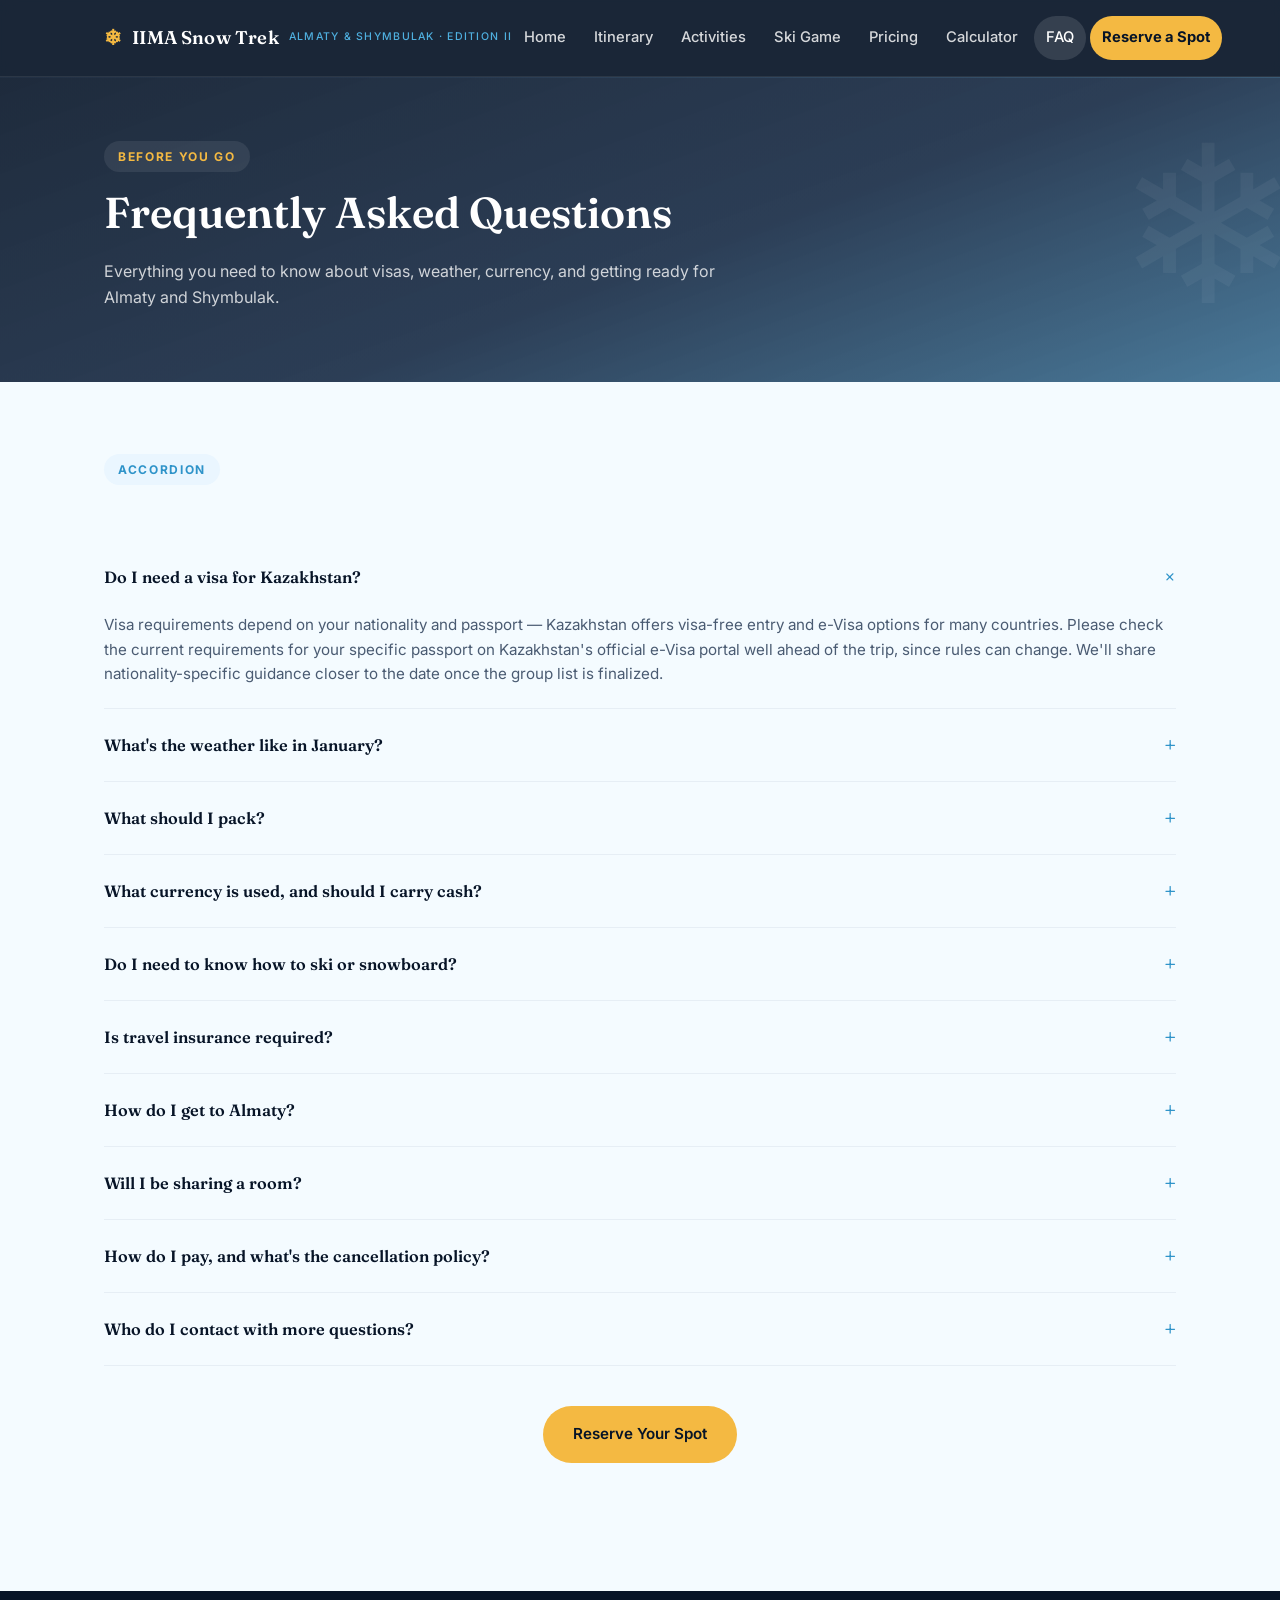
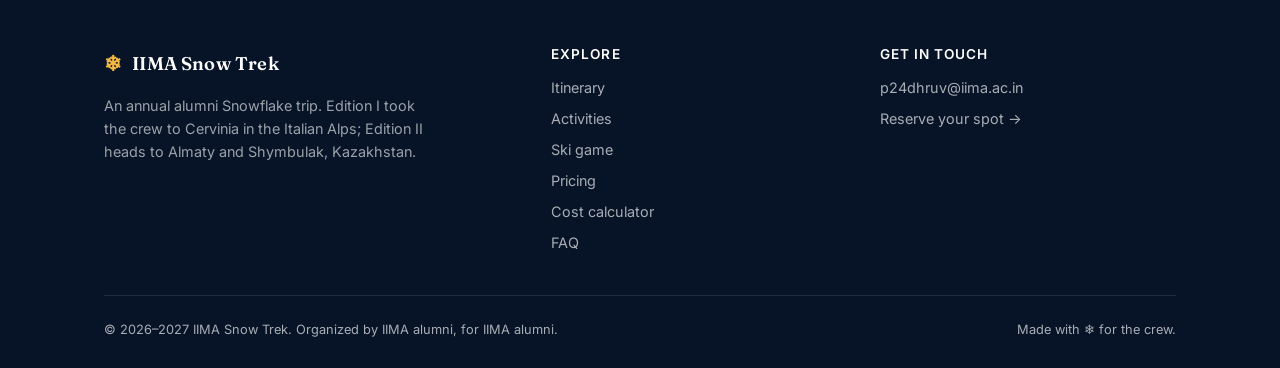
<file: faq.html>
<!doctype html>
<html lang="en">
<head>
<meta charset="UTF-8">
<meta name="viewport" content="width=device-width, initial-scale=1.0">
<title>FAQ — IIMA Snow Trek 2027</title>
<meta name="description" content="Frequently asked questions about the IIMA Snow Trek 2027: visas, weather, packing, currency, and more.">
<link rel="preconnect" href="https://fonts.googleapis.com">
<link rel="preconnect" href="https://fonts.gstatic.com" crossorigin>
<link href="https://fonts.googleapis.com/css2?family=Fraunces:wght@500;600;700&family=Inter:wght@400;500;600;700&display=swap" rel="stylesheet">
<link rel="stylesheet" href="css/style.css">
<link rel="icon" href="data:image/svg+xml,%3Csvg xmlns='http://www.w3.org/2000/svg' viewBox='0 0 100 100'%3E%3Ctext y='.9em' font-size='90'%3E%E2%9D%84%EF%B8%8F%3C/text%3E%3C/svg%3E">
</head>
<body>

<header class="site-header">
  <nav class="nav">
    <a href="index.html" class="brand"><span class="flake">❄</span> IIMA Snow Trek<span class="brand-sub">Almaty &amp; Shymbulak · Edition II</span></a>
    <button class="nav-toggle" aria-label="Toggle menu">☰</button>
    <ul class="nav-links">
      <li><a href="index.html">Home</a></li>
      <li><a href="itinerary.html">Itinerary</a></li>
      <li><a href="activities.html">Activities</a></li>
      <li><a href="game.html">Ski Game</a></li>
      <li><a href="pricing.html">Pricing</a></li>
      <li><a href="pricing.html#calc">Calculator</a></li>
      <li><a href="faq.html">FAQ</a></li>
      <li><a href="register.html" class="nav-cta">Reserve a Spot</a></li>
    </ul>
  </nav>
</header>

<section class="page-hero">
  <div class="wrap">
    <span class="eyebrow on-dark">Before you go</span>
    <h1>Frequently Asked Questions</h1>
    <p>Everything you need to know about visas, weather, currency, and getting ready for Almaty and Shymbulak.</p>
  </div>
</section>

<section>
  <div class="wrap">
    <div class="section-head">
      <span class="eyebrow">Accordion</span>
    </div>

    <div class="accordion">

      <div class="accordion-item open">
        <button class="accordion-q"><span>Do I need a visa for Kazakhstan?</span><span class="plus">+</span></button>
        <div class="accordion-a"><div class="accordion-a-inner">Visa requirements depend on your nationality and passport — Kazakhstan offers visa-free entry and e-Visa options for many countries. Please check the current requirements for your specific passport on Kazakhstan's official e-Visa portal well ahead of the trip, since rules can change. We'll share nationality-specific guidance closer to the date once the group list is finalized.</div></div>
      </div>

      <div class="accordion-item">
        <button class="accordion-q"><span>What's the weather like in January?</span><span class="plus">+</span></button>
        <div class="accordion-a"><div class="accordion-a-inner">Almaty in January typically sees temperatures around -5°C to -10°C, with the mountains at Shymbulak running colder, especially higher up. Expect snow, so pack accordingly — see the packing question below.</div></div>
      </div>

      <div class="accordion-item">
        <button class="accordion-q"><span>What should I pack?</span><span class="plus">+</span></button>
        <div class="accordion-a"><div class="accordion-a-inner">Thermal base layers, a waterproof/windproof ski jacket and pants, warm gloves, a hat/beanie, ski goggles or sunglasses, warm waterproof boots, and wool socks. If you don't own ski gear, most of it can be rented at Shymbulak — see the Activities page for what's included in the trip package.</div></div>
      </div>

      <div class="accordion-item">
        <button class="accordion-q"><span>What currency is used, and should I carry cash?</span><span class="plus">+</span></button>
        <div class="accordion-a"><div class="accordion-a-inner">The local currency is the Kazakhstani Tenge (KZT). Cards are widely accepted in Almaty, but it's worth carrying some cash for markets like the Green Bazaar and smaller vendors on the mountain.</div></div>
      </div>

      <div class="accordion-item">
        <button class="accordion-q"><span>Do I need to know how to ski or snowboard?</span><span class="plus">+</span></button>
        <div class="accordion-a"><div class="accordion-a-inner">Not at all. Shymbulak has beginner-friendly slopes and group lessons are included for first-timers. If skiing isn't for you, there's plenty to do on the mountain and in Almaty — see the Activities page for non-snow options.</div></div>
      </div>

      <div class="accordion-item">
        <button class="accordion-q"><span>Is travel insurance required?</span><span class="plus">+</span></button>
        <div class="accordion-a"><div class="accordion-a-inner">Travel insurance is not included in the trip price but is strongly recommended, particularly given the skiing and snowboarding component. Please arrange your own policy that covers winter sports before the trip.</div></div>
      </div>

      <div class="accordion-item">
        <button class="accordion-q"><span>How do I get to Almaty?</span><span class="plus">+</span></button>
        <div class="accordion-a"><div class="accordion-a-inner">The nearest airport is Almaty International Airport (ALA), served by connections from most major hubs. International flights are not included in the trip price — see the <a href="pricing.html">Pricing page</a> for estimated round-trip fares from Delhi, Mumbai, Bengaluru, Singapore, and London for the Jan 22&ndash;26, 2027 window. Book your own once dates are confirmed, and we'll share suggested arrival windows so transfers can be coordinated.</div></div>
      </div>

      <div class="accordion-item">
        <button class="accordion-q"><span>Will I be sharing a room?</span><span class="plus">+</span></button>
        <div class="accordion-a"><div class="accordion-a-inner">Depends what you pick at registration. "Single &mdash; Grouped Stay" means a shared 4-bed hostel dorm; the "Single Stay" options give you a private room instead (economic or luxury). Family archetypes assume a family sharing one room. You can request a specific roommate/dorm-mate in the registration form, or we'll pair you up &mdash; see the <a href="pricing.html">Pricing page</a> for what each option costs.</div></div>
      </div>

      <div class="accordion-item">
        <button class="accordion-q"><span>How do I pay, and what's the cancellation policy?</span><span class="plus">+</span></button>
        <div class="accordion-a"><div class="accordion-a-inner">A deposit secures your spot, with the balance due closer to the trip once headcount and vendor rates are finalized — see the Pricing page for the payment schedule. Full cancellation terms will be shared with your registration confirmation.</div></div>
      </div>

      <div class="accordion-item">
        <button class="accordion-q"><span>Who do I contact with more questions?</span><span class="plus">+</span></button>
        <div class="accordion-a"><div class="accordion-a-inner">Reach out to the trip organizer at <a href="mailto:p24dhruv@iima.ac.in">p24dhruv@iima.ac.in</a>, or leave a note in the comments field when you <a href="register.html">register your interest</a>.</div></div>
      </div>

    </div>

    <p class="center" style="margin-top:40px;"><a href="register.html" class="btn btn-primary">Reserve Your Spot</a></p>
  </div>
</section>

<footer class="site-footer">
  <div class="wrap">
    <div class="footer-grid">
      <div>
        <div class="brand" style="margin-bottom:14px;"><span class="flake">❄</span> IIMA Snow Trek</div>
        <p style="color:rgba(255,255,255,0.6); font-size:0.9rem; max-width:320px;">An annual alumni Snowflake trip. Edition I took the crew to Cervinia in the Italian Alps; Edition II heads to Almaty and Shymbulak, Kazakhstan.</p>
      </div>
      <div>
        <h4>Explore</h4>
        <ul>
          <li><a href="itinerary.html">Itinerary</a></li>
          <li><a href="activities.html">Activities</a></li>
          <li><a href="game.html">Ski game</a></li>
          <li><a href="pricing.html">Pricing</a></li>
          <li><a href="pricing.html#calc">Cost calculator</a></li>
          <li><a href="faq.html">FAQ</a></li>
        </ul>
      </div>
      <div>
        <h4>Get in touch</h4>
        <ul>
          <li><a href="mailto:p24dhruv@iima.ac.in">p24dhruv@iima.ac.in</a></li>
          <li><a href="register.html">Reserve your spot →</a></li>
        </ul>
      </div>
    </div>
    <div class="footer-bottom">
      <span>© 2026–2027 IIMA Snow Trek. Organized by IIMA alumni, for IIMA alumni.</span>
      <span>Made with ❄ for the crew.</span>
    </div>
  </div>
</footer>

<script src="js/main.js"></script>
</body>
</html>
</file>
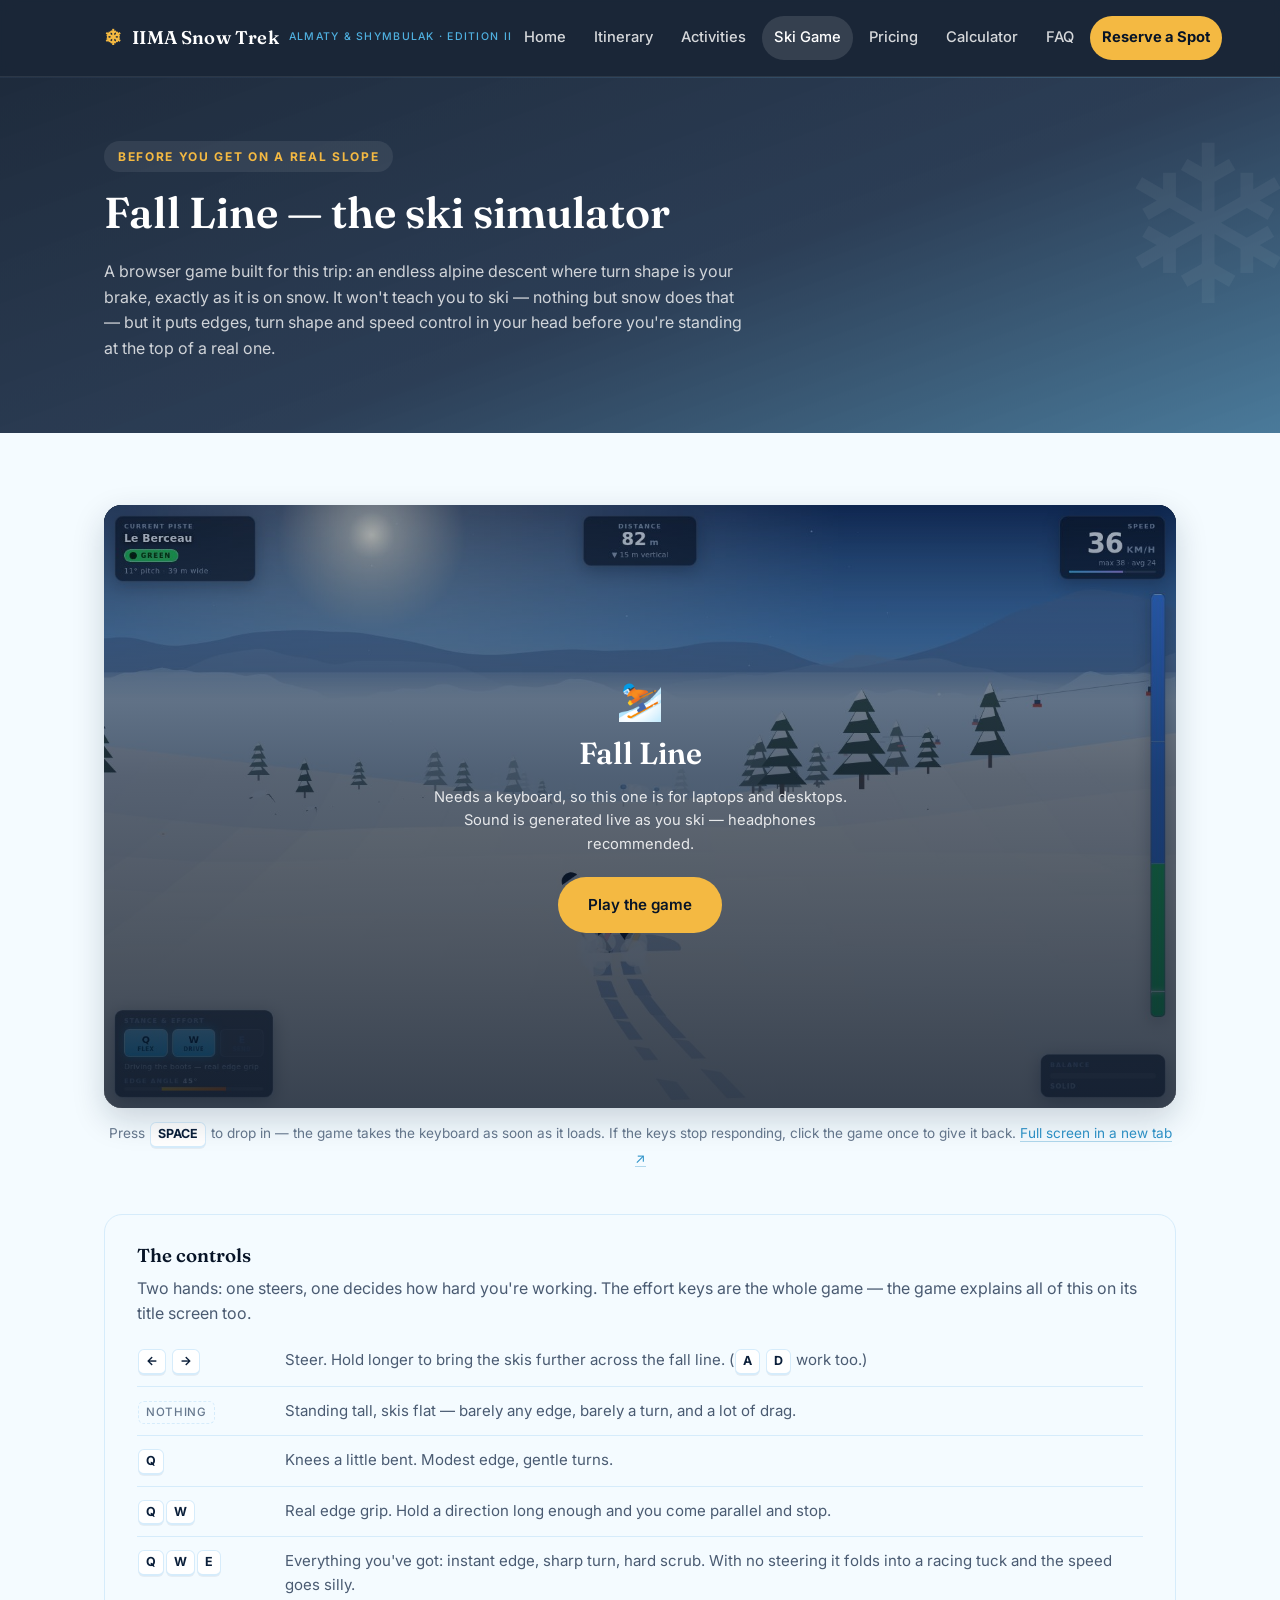
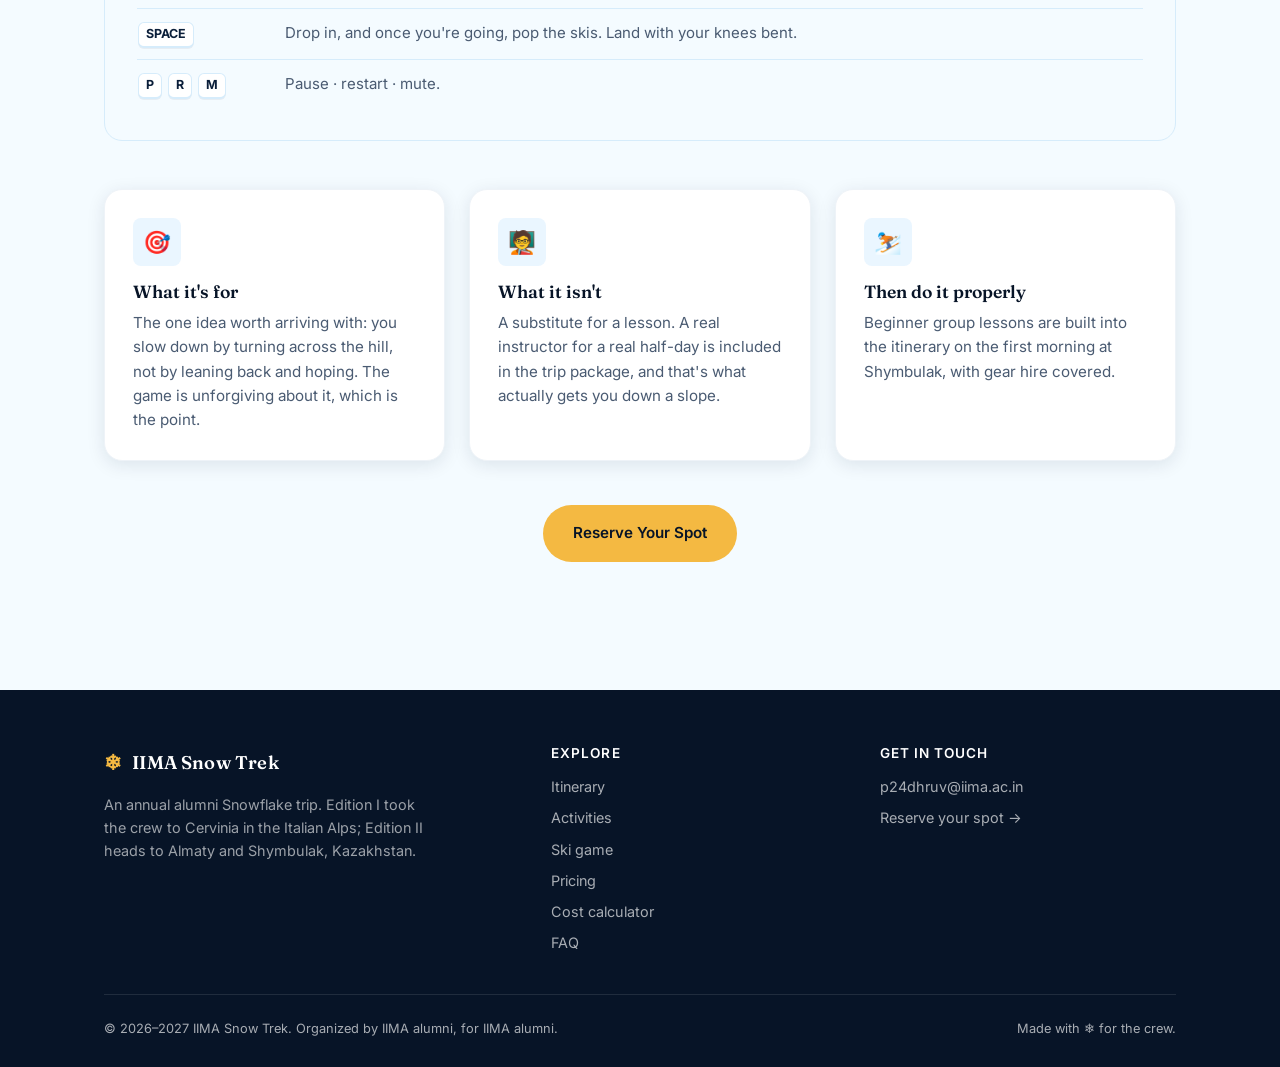
<file: game.html>
<!doctype html>
<html lang="en">
<head>
<meta charset="UTF-8">
<meta name="viewport" content="width=device-width, initial-scale=1.0">
<title>Fall Line, the ski simulator — IIMA Snow Trek 2027</title>
<meta name="description" content="Fall Line: a browser ski simulator built for the trip, to get a feel for edges, turn shape and speed control before you get on a real slope at Shymbulak.">
<link rel="preconnect" href="https://fonts.googleapis.com">
<link rel="preconnect" href="https://fonts.gstatic.com" crossorigin>
<link href="https://fonts.googleapis.com/css2?family=Fraunces:wght@500;600;700&family=Inter:wght@400;500;600;700&display=swap" rel="stylesheet">
<link rel="stylesheet" href="css/style.css">
<link rel="icon" href="data:image/svg+xml,%3Csvg xmlns='http://www.w3.org/2000/svg' viewBox='0 0 100 100'%3E%3Ctext y='.9em' font-size='90'%3E%E2%9D%84%EF%B8%8F%3C/text%3E%3C/svg%3E">
</head>
<body>

<header class="site-header">
  <nav class="nav">
    <a href="index.html" class="brand"><span class="flake">❄</span> IIMA Snow Trek<span class="brand-sub">Almaty &amp; Shymbulak · Edition II</span></a>
    <button class="nav-toggle" aria-label="Toggle menu">☰</button>
    <ul class="nav-links">
      <li><a href="index.html">Home</a></li>
      <li><a href="itinerary.html">Itinerary</a></li>
      <li><a href="activities.html">Activities</a></li>
      <li><a href="game.html">Ski Game</a></li>
      <li><a href="pricing.html">Pricing</a></li>
      <li><a href="pricing.html#calc">Calculator</a></li>
      <li><a href="faq.html">FAQ</a></li>
      <li><a href="register.html" class="nav-cta">Reserve a Spot</a></li>
    </ul>
  </nav>
</header>

<section class="page-hero">
  <div class="wrap">
    <span class="eyebrow on-dark">Before you get on a real slope</span>
    <h1>Fall Line — the ski simulator</h1>
    <p>A browser game built for this trip: an endless alpine descent where turn shape is your brake, exactly as it is on snow. It won't teach you to ski — nothing but snow does that — but it puts edges, turn shape and speed control in your head before you're standing at the top of a real one.</p>
  </div>
</section>

<section>
  <div class="wrap">
    <div class="game-frame" id="game-frame">
      <!-- The whole still is a link to the game, so it works with no
           JavaScript at all: click the picture, you get the game. Where
           scripting is on, the click loads it into this frame instead
           (see js/game.js) — a modified click still opens a new tab. -->
      <a class="game-placeholder" id="game-poster" href="simulator/">
        <img class="game-shot" src="media/fall-line.jpg" width="1600" height="900"
             alt="Fall Line in play: a skier carving across a green piste, snow spraying off the edges, with distance, speed and edge-angle readouts around the screen.">
        <span class="game-ph-inner">
          <span class="game-ph-icon">⛷️</span>
          <span class="game-ph-title">Fall Line</span>
          <span class="game-ph-copy">Needs a keyboard, so this one is for laptops and desktops. Sound is generated live as you ski &mdash; headphones recommended.</span>
          <span class="btn btn-primary game-ph-btn">Play the game</span>
        </span>
      </a>
    </div>

    <p class="game-note">
      Press <kbd>SPACE</kbd> to drop in &mdash; the game takes the keyboard as soon as it loads.
      If the keys stop responding, click the game once to give it back.
      <a href="simulator/" target="_blank" rel="noopener">Full screen in a new tab ↗</a>
    </p>

    <div class="controls-card">
      <h3>The controls</h3>
      <p class="controls-lede">Two hands: one steers, one decides how hard you're working. The effort keys are the whole game &mdash; the game explains all of this on its title screen too.</p>
      <dl class="controls-list">
        <div><dt><kbd>←</kbd> <kbd>→</kbd></dt><dd>Steer. Hold longer to bring the skis further across the fall line. (<kbd>A</kbd> <kbd>D</kbd> work too.)</dd></div>
        <div><dt><span class="dt-none">nothing</span></dt><dd>Standing tall, skis flat &mdash; barely any edge, barely a turn, and a lot of drag.</dd></div>
        <div><dt><kbd>Q</kbd></dt><dd>Knees a little bent. Modest edge, gentle turns.</dd></div>
        <div><dt><kbd>Q</kbd><kbd>W</kbd></dt><dd>Real edge grip. Hold a direction long enough and you come parallel and stop.</dd></div>
        <div><dt><kbd>Q</kbd><kbd>W</kbd><kbd>E</kbd></dt><dd>Everything you've got: instant edge, sharp turn, hard scrub. With no steering it folds into a racing tuck and the speed goes silly.</dd></div>
        <div><dt><kbd>SPACE</kbd></dt><dd>Drop in, and once you're going, pop the skis. Land with your knees bent.</dd></div>
        <div><dt><kbd>P</kbd> <kbd>R</kbd> <kbd>M</kbd></dt><dd>Pause &middot; restart &middot; mute.</dd></div>
      </dl>
    </div>

    <div class="grid grid-3" style="margin-top:48px;">
      <div class="card">
        <div class="icon">🎯</div>
        <h3>What it's for</h3>
        <p>The one idea worth arriving with: you slow down by turning across the hill, not by leaning back and hoping. The game is unforgiving about it, which is the point.</p>
      </div>
      <div class="card">
        <div class="icon">🧑‍🏫</div>
        <h3>What it isn't</h3>
        <p>A substitute for a lesson. A real instructor for a real half-day is included in the trip package, and that's what actually gets you down a slope.</p>
      </div>
      <div class="card">
        <div class="icon">⛷️</div>
        <h3>Then do it properly</h3>
        <p>Beginner group lessons are built into the itinerary on the first morning at Shymbulak, with gear hire covered.</p>
      </div>
    </div>

    <p class="center" style="margin-top:44px;"><a href="register.html" class="btn btn-primary">Reserve Your Spot</a></p>
  </div>
</section>

<footer class="site-footer">
  <div class="wrap">
    <div class="footer-grid">
      <div>
        <div class="brand" style="margin-bottom:14px;"><span class="flake">❄</span> IIMA Snow Trek</div>
        <p style="color:rgba(255,255,255,0.6); font-size:0.9rem; max-width:320px;">An annual alumni Snowflake trip. Edition I took the crew to Cervinia in the Italian Alps; Edition II heads to Almaty and Shymbulak, Kazakhstan.</p>
      </div>
      <div>
        <h4>Explore</h4>
        <ul>
          <li><a href="itinerary.html">Itinerary</a></li>
          <li><a href="activities.html">Activities</a></li>
          <li><a href="game.html">Ski game</a></li>
          <li><a href="pricing.html">Pricing</a></li>
          <li><a href="pricing.html#calc">Cost calculator</a></li>
          <li><a href="faq.html">FAQ</a></li>
        </ul>
      </div>
      <div>
        <h4>Get in touch</h4>
        <ul>
          <li><a href="mailto:p24dhruv@iima.ac.in">p24dhruv@iima.ac.in</a></li>
          <li><a href="register.html">Reserve your spot →</a></li>
        </ul>
      </div>
    </div>
    <div class="footer-bottom">
      <span>© 2026–2027 IIMA Snow Trek. Organized by IIMA alumni, for IIMA alumni.</span>
      <span>Made with ❄ for the crew.</span>
    </div>
  </div>
</footer>

<script src="js/main.js"></script>
<script src="js/game.js"></script>
</body>
</html>
</file>
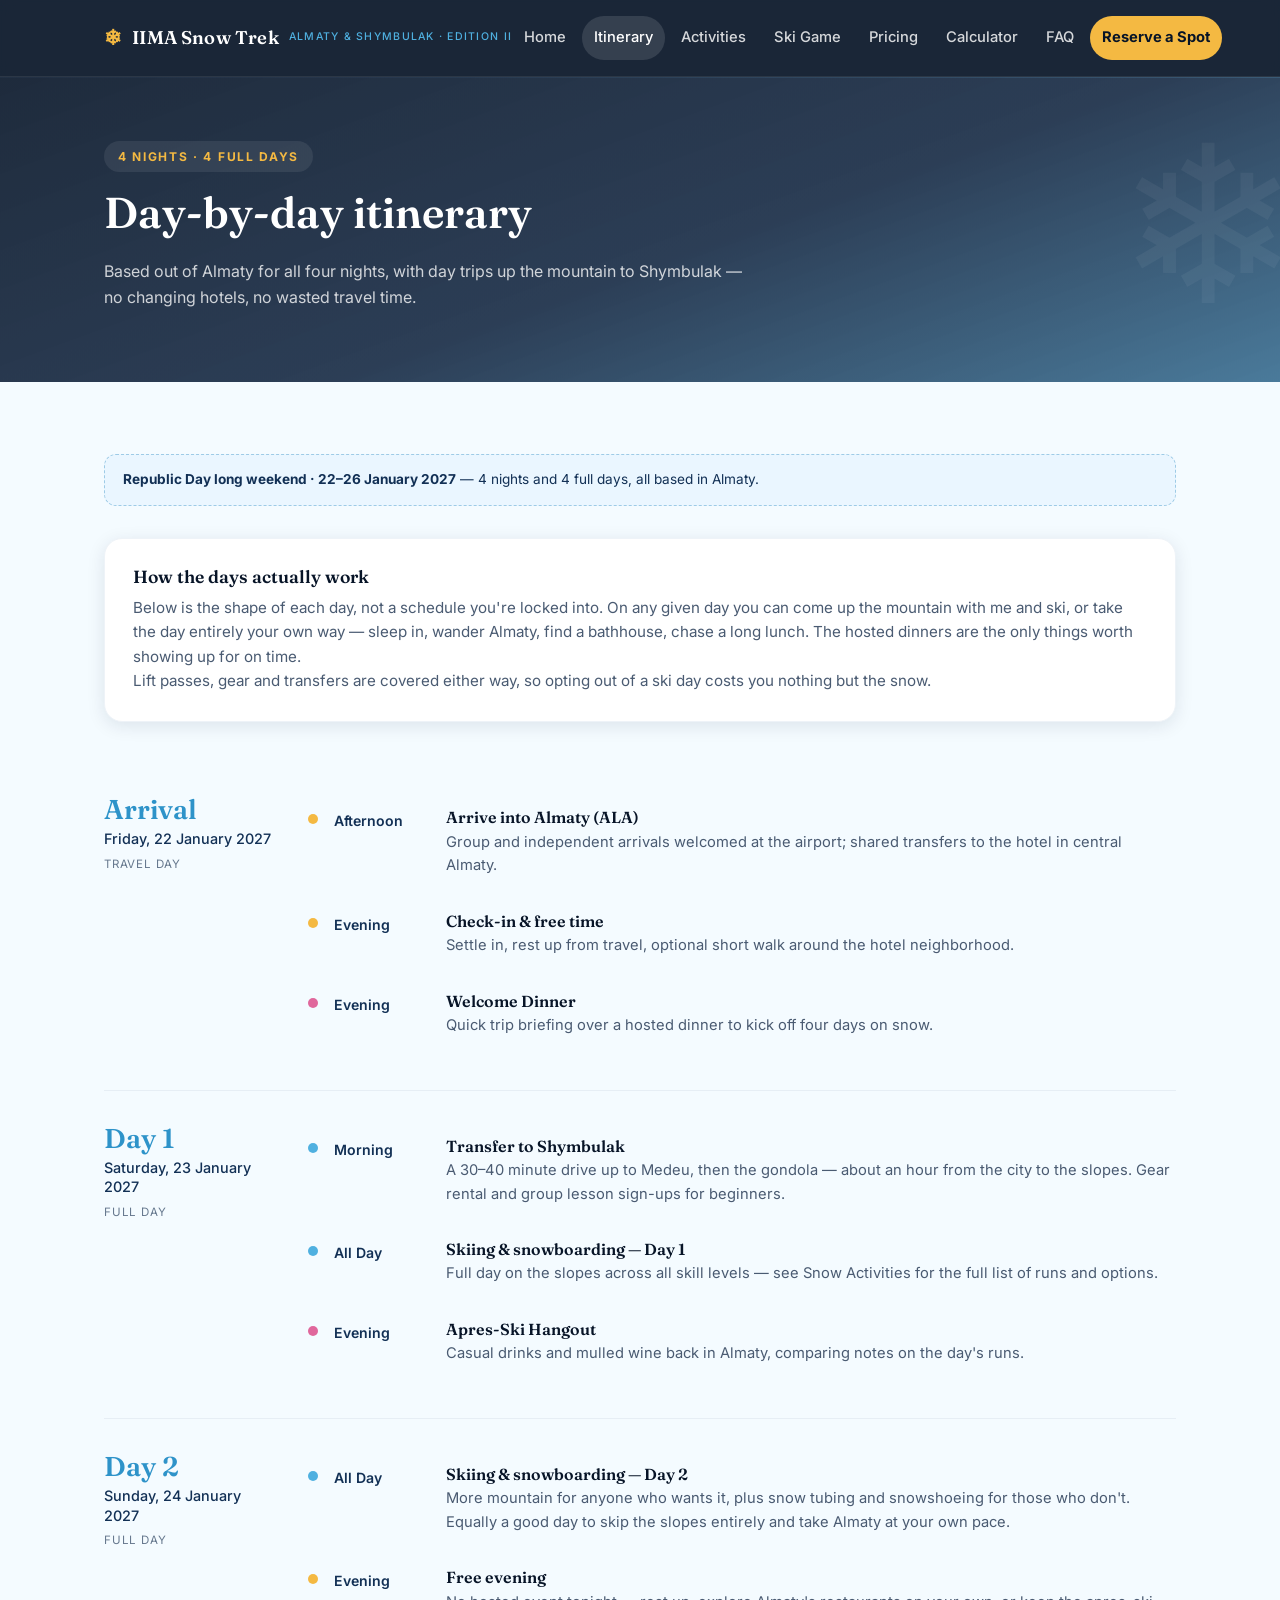
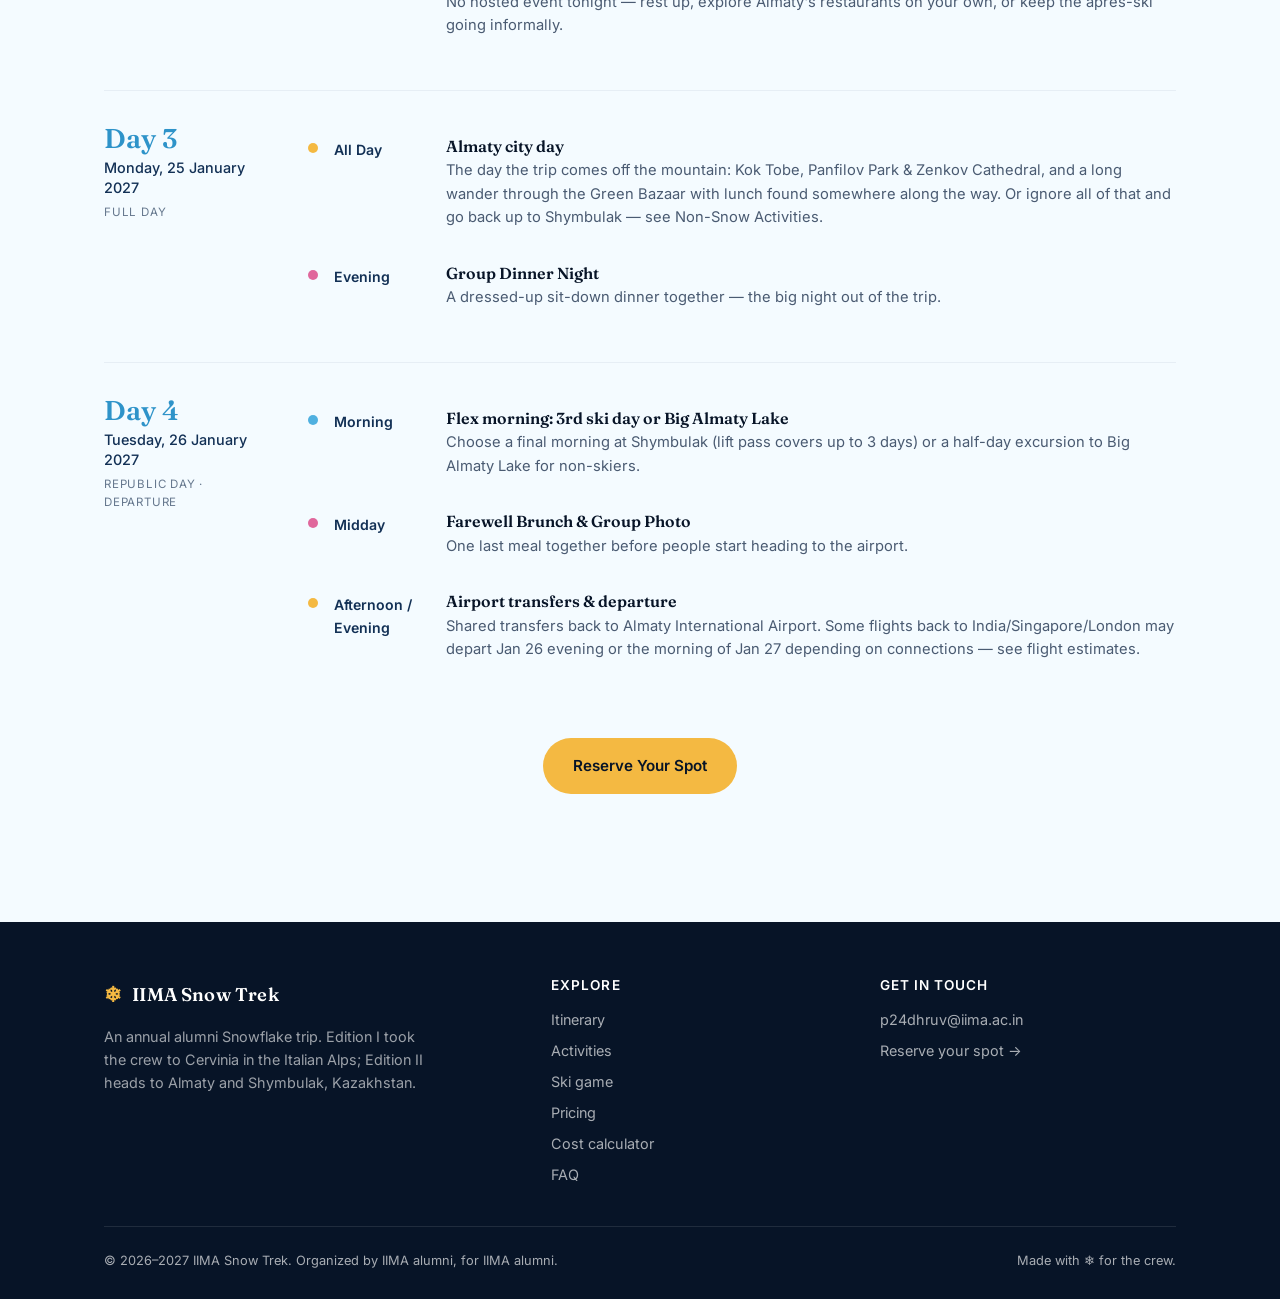
<file: itinerary.html>
<!doctype html>
<html lang="en">
<head>
<meta charset="UTF-8">
<meta name="viewport" content="width=device-width, initial-scale=1.0">
<title>Itinerary — IIMA Snow Trek 2027</title>
<meta name="description" content="Day-by-day itinerary for the IIMA Snow Trek 2027: 4 nights, 4 full days across Almaty and Shymbulak, Kazakhstan.">
<link rel="preconnect" href="https://fonts.googleapis.com">
<link rel="preconnect" href="https://fonts.gstatic.com" crossorigin>
<link href="https://fonts.googleapis.com/css2?family=Fraunces:wght@500;600;700&family=Inter:wght@400;500;600;700&display=swap" rel="stylesheet">
<link rel="stylesheet" href="css/style.css">
<link rel="icon" href="data:image/svg+xml,%3Csvg xmlns='http://www.w3.org/2000/svg' viewBox='0 0 100 100'%3E%3Ctext y='.9em' font-size='90'%3E%E2%9D%84%EF%B8%8F%3C/text%3E%3C/svg%3E">
</head>
<body>

<header class="site-header">
  <nav class="nav">
    <a href="index.html" class="brand"><span class="flake">❄</span> IIMA Snow Trek<span class="brand-sub">Almaty &amp; Shymbulak · Edition II</span></a>
    <button class="nav-toggle" aria-label="Toggle menu">☰</button>
    <ul class="nav-links">
      <li><a href="index.html">Home</a></li>
      <li><a href="itinerary.html">Itinerary</a></li>
      <li><a href="activities.html">Activities</a></li>
      <li><a href="game.html">Ski Game</a></li>
      <li><a href="pricing.html">Pricing</a></li>
      <li><a href="pricing.html#calc">Calculator</a></li>
      <li><a href="faq.html">FAQ</a></li>
      <li><a href="register.html" class="nav-cta">Reserve a Spot</a></li>
    </ul>
  </nav>
</header>

<section class="page-hero">
  <div class="wrap">
    <span class="eyebrow on-dark">4 Nights · 4 Full Days</span>
    <h1>Day-by-day itinerary</h1>
    <p>Based out of Almaty for all four nights, with day trips up the mountain to Shymbulak — no changing hotels, no wasted travel time.</p>
  </div>
</section>

<section>
  <div class="wrap">
    <div class="notice-banner"><strong>Republic Day long weekend &middot; 22&ndash;26 January 2027</strong> &mdash; 4 nights and 4 full days, all based in Almaty.</div>

    <div class="card" style="margin-bottom:40px;">
      <h3>How the days actually work</h3>
      <p>Below is the shape of each day, not a schedule you're locked into. On any given day you can come up the mountain with me and ski, or take the day entirely your own way — sleep in, wander Almaty, find a bathhouse, chase a long lunch. The hosted dinners are the only things worth showing up for on time.</p>
      <p style="margin-bottom:0;">Lift passes, gear and transfers are covered either way, so opting out of a ski day costs you nothing but the snow.</p>
    </div>

    <div class="timeline">

      <div class="day-block">
        <div class="day-label"><div class="day-num">Arrival</div><div class="day-name">Friday, 22 January 2027</div><div class="day-note">Travel day</div></div>
        <div class="events">
          <div class="event-row city"><div class="dot"></div><div class="time">Afternoon</div><div class="content"><h4>Arrive into Almaty (ALA)</h4><p>Group and independent arrivals welcomed at the airport; shared transfers to the hotel in central Almaty.</p></div></div>
          <div class="event-row city"><div class="dot"></div><div class="time">Evening</div><div class="content"><h4>Check-in &amp; free time</h4><p>Settle in, rest up from travel, optional short walk around the hotel neighborhood.</p></div></div>
          <div class="event-row social"><div class="dot"></div><div class="time">Evening</div><div class="content"><h4>Welcome Dinner</h4><p>Quick trip briefing over a hosted dinner to kick off four days on snow.</p></div></div>
        </div>
      </div>

      <div class="day-block">
        <div class="day-label"><div class="day-num">Day 1</div><div class="day-name">Saturday, 23 January 2027</div><div class="day-note">Full day</div></div>
        <div class="events">
          <div class="event-row snow"><div class="dot"></div><div class="time">Morning</div><div class="content"><h4>Transfer to Shymbulak</h4><p>A 30–40 minute drive up to Medeu, then the gondola — about an hour from the city to the slopes. Gear rental and group lesson sign-ups for beginners.</p></div></div>
          <div class="event-row snow"><div class="dot"></div><div class="time">All Day</div><div class="content"><h4>Skiing &amp; snowboarding — Day 1</h4><p>Full day on the slopes across all skill levels — see <a href="activities.html">Snow Activities</a> for the full list of runs and options.</p></div></div>
          <div class="event-row social"><div class="dot"></div><div class="time">Evening</div><div class="content"><h4>Apres-Ski Hangout</h4><p>Casual drinks and mulled wine back in Almaty, comparing notes on the day's runs.</p></div></div>
        </div>
      </div>

      <div class="day-block">
        <div class="day-label"><div class="day-num">Day 2</div><div class="day-name">Sunday, 24 January 2027</div><div class="day-note">Full day</div></div>
        <div class="events">
          <div class="event-row snow"><div class="dot"></div><div class="time">All Day</div><div class="content"><h4>Skiing &amp; snowboarding — Day 2</h4><p>More mountain for anyone who wants it, plus snow tubing and snowshoeing for those who don't. Equally a good day to skip the slopes entirely and take Almaty at your own pace.</p></div></div>
          <div class="event-row city"><div class="dot"></div><div class="time">Evening</div><div class="content"><h4>Free evening</h4><p>No hosted event tonight — rest up, explore Almaty's restaurants on your own, or keep the apres-ski going informally.</p></div></div>
        </div>
      </div>

      <div class="day-block">
        <div class="day-label"><div class="day-num">Day 3</div><div class="day-name">Monday, 25 January 2027</div><div class="day-note">Full day</div></div>
        <div class="events">
          <div class="event-row city"><div class="dot"></div><div class="time">All Day</div><div class="content"><h4>Almaty city day</h4><p>The day the trip comes off the mountain: Kok Tobe, Panfilov Park &amp; Zenkov Cathedral, and a long wander through the Green Bazaar with lunch found somewhere along the way. Or ignore all of that and go back up to Shymbulak — see <a href="activities.html">Non-Snow Activities</a>.</p></div></div>
          <div class="event-row social"><div class="dot"></div><div class="time">Evening</div><div class="content"><h4>Group Dinner Night</h4><p>A dressed-up sit-down dinner together — the big night out of the trip.</p></div></div>
        </div>
      </div>

      <div class="day-block">
        <div class="day-label"><div class="day-num">Day 4</div><div class="day-name">Tuesday, 26 January 2027</div><div class="day-note">Republic Day · departure</div></div>
        <div class="events">
          <div class="event-row snow"><div class="dot"></div><div class="time">Morning</div><div class="content"><h4>Flex morning: 3rd ski day or Big Almaty Lake</h4><p>Choose a final morning at Shymbulak (lift pass covers up to 3 days) or a half-day excursion to Big Almaty Lake for non-skiers.</p></div></div>
          <div class="event-row social"><div class="dot"></div><div class="time">Midday</div><div class="content"><h4>Farewell Brunch &amp; Group Photo</h4><p>One last meal together before people start heading to the airport.</p></div></div>
          <div class="event-row city"><div class="dot"></div><div class="time">Afternoon / Evening</div><div class="content"><h4>Airport transfers &amp; departure</h4><p>Shared transfers back to Almaty International Airport. Some flights back to India/Singapore/London may depart Jan 26 evening or the morning of Jan 27 depending on connections — see <a href="pricing.html">flight estimates</a>.</p></div></div>
        </div>
      </div>

    </div>

    <p class="center" style="margin-top:24px;"><a href="register.html" class="btn btn-primary">Reserve Your Spot</a></p>
  </div>
</section>

<footer class="site-footer">
  <div class="wrap">
    <div class="footer-grid">
      <div>
        <div class="brand" style="margin-bottom:14px;"><span class="flake">❄</span> IIMA Snow Trek</div>
        <p style="color:rgba(255,255,255,0.6); font-size:0.9rem; max-width:320px;">An annual alumni Snowflake trip. Edition I took the crew to Cervinia in the Italian Alps; Edition II heads to Almaty and Shymbulak, Kazakhstan.</p>
      </div>
      <div>
        <h4>Explore</h4>
        <ul>
          <li><a href="itinerary.html">Itinerary</a></li>
          <li><a href="activities.html">Activities</a></li>
          <li><a href="game.html">Ski game</a></li>
          <li><a href="pricing.html">Pricing</a></li>
          <li><a href="pricing.html#calc">Cost calculator</a></li>
          <li><a href="faq.html">FAQ</a></li>
        </ul>
      </div>
      <div>
        <h4>Get in touch</h4>
        <ul>
          <li><a href="mailto:p24dhruv@iima.ac.in">p24dhruv@iima.ac.in</a></li>
          <li><a href="register.html">Reserve your spot →</a></li>
        </ul>
      </div>
    </div>
    <div class="footer-bottom">
      <span>© 2026–2027 IIMA Snow Trek. Organized by IIMA alumni, for IIMA alumni.</span>
      <span>Made with ❄ for the crew.</span>
    </div>
  </div>
</footer>

<script src="js/main.js"></script>
</body>
</html>
</file>
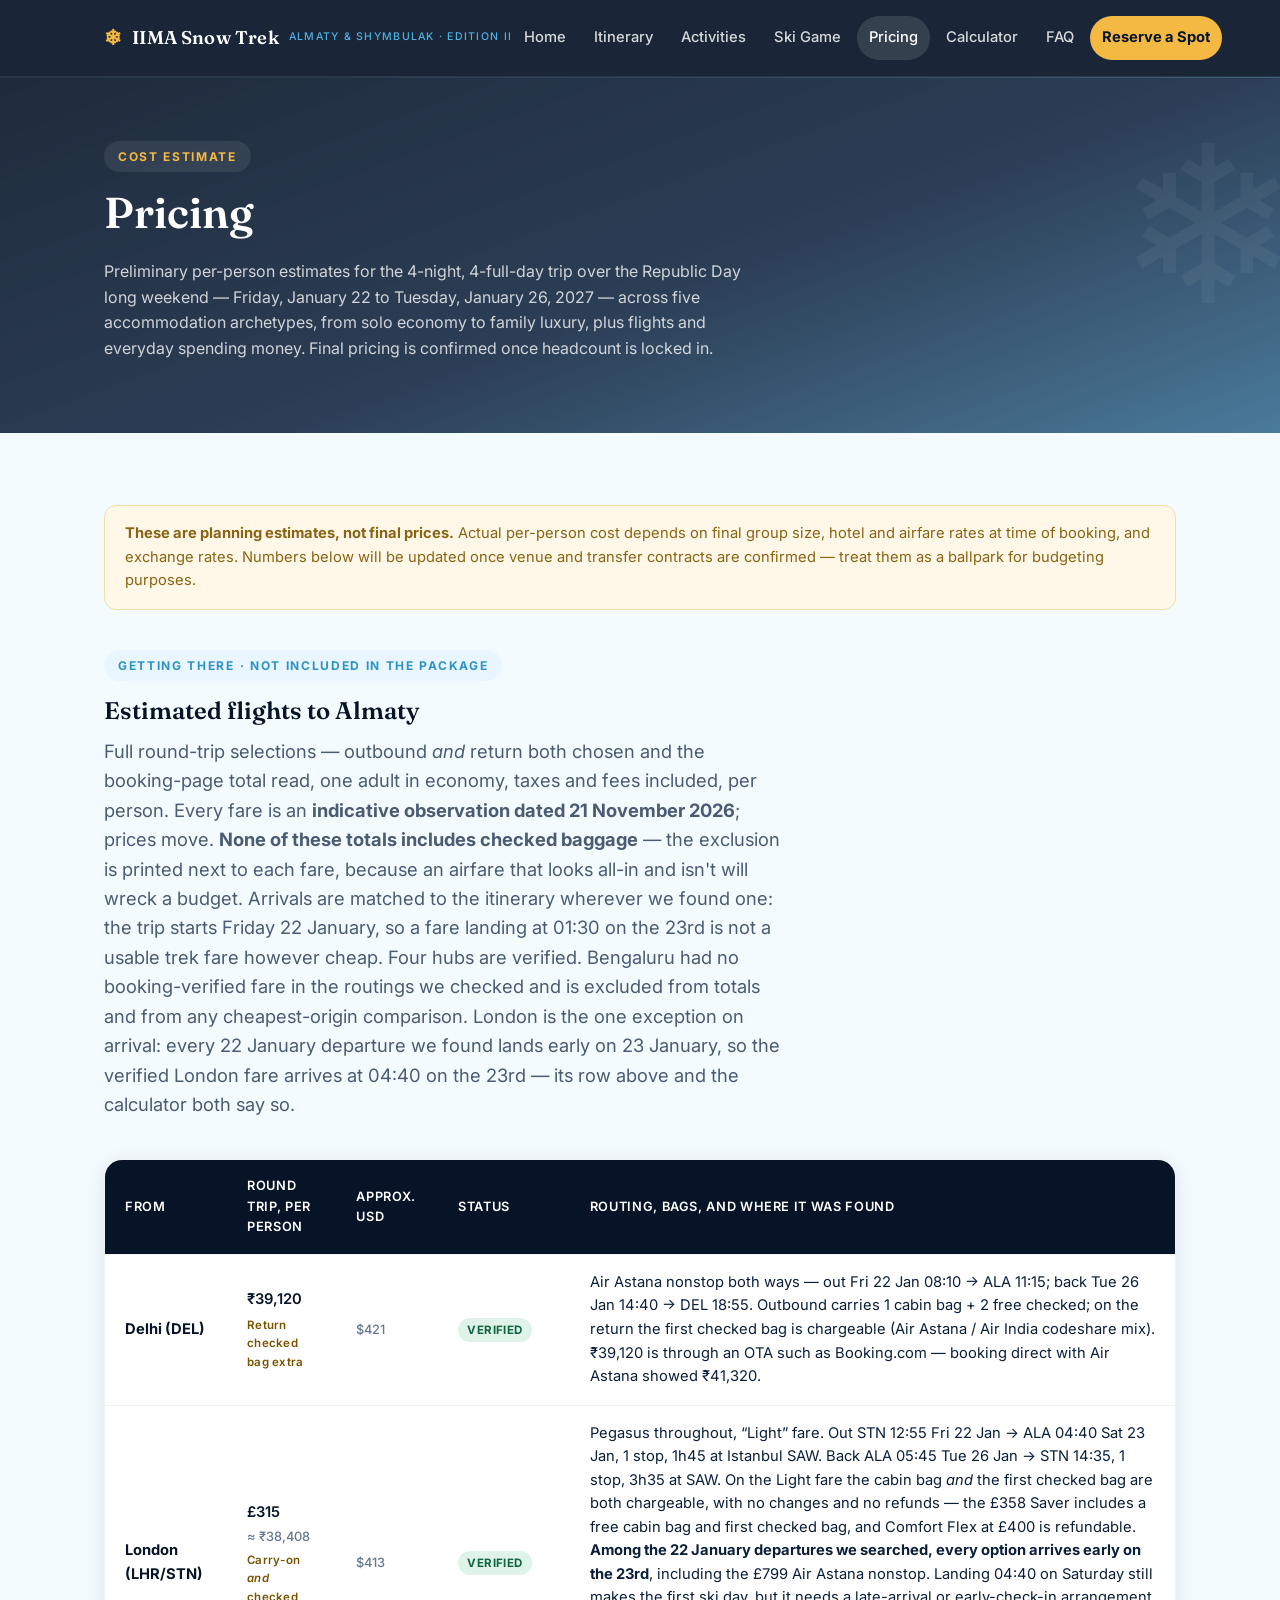
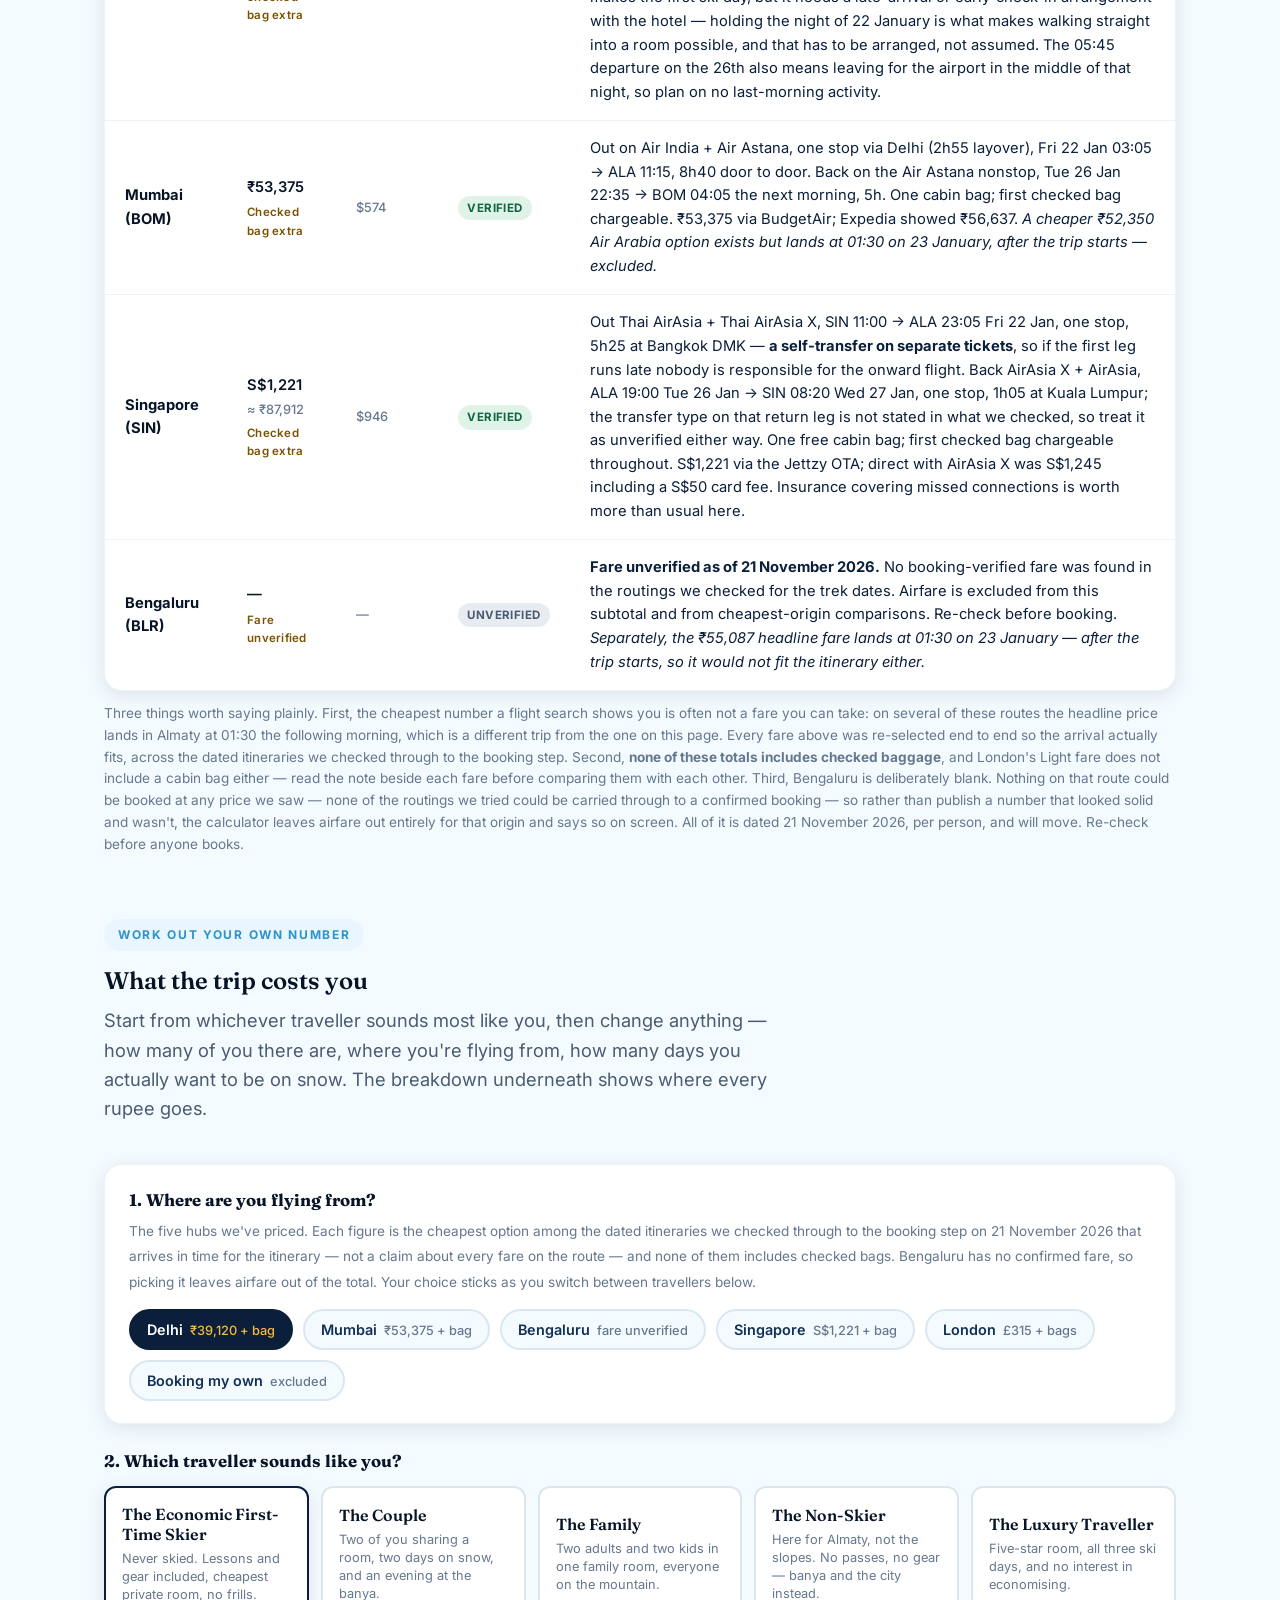
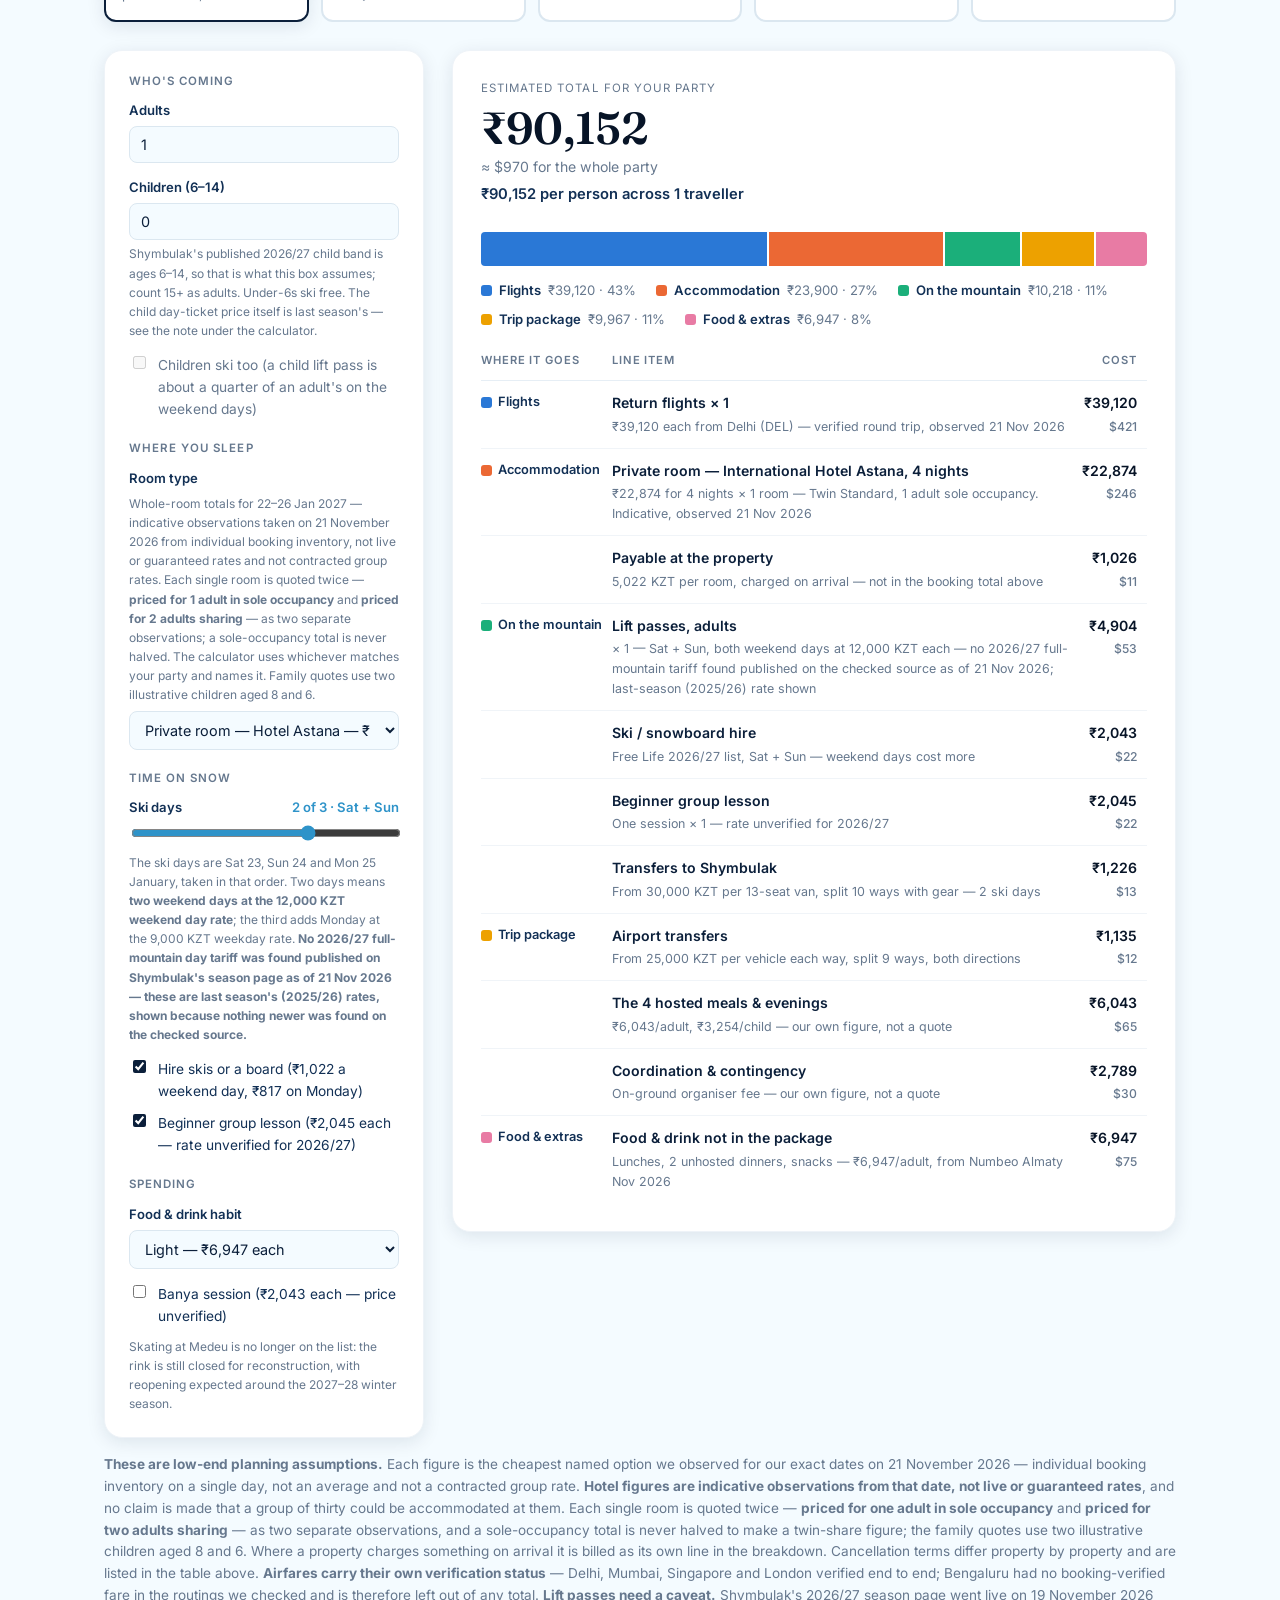
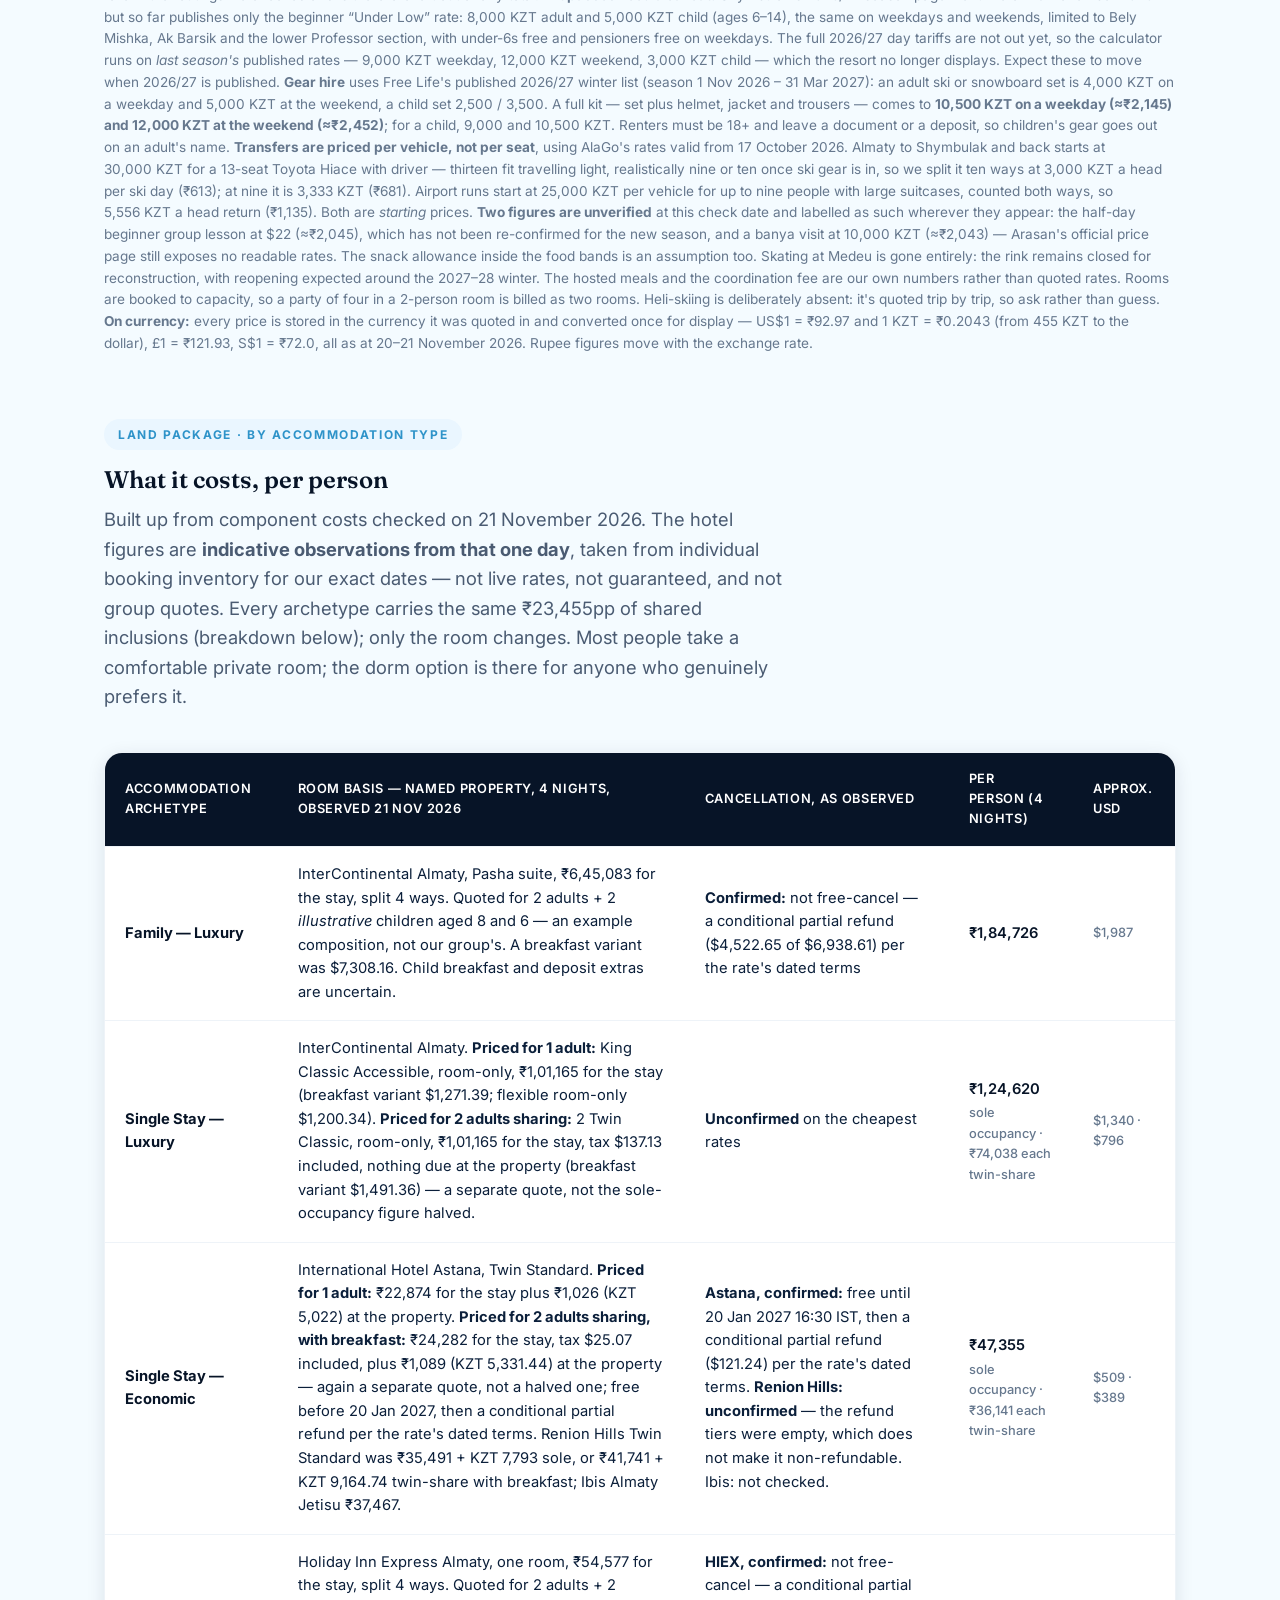
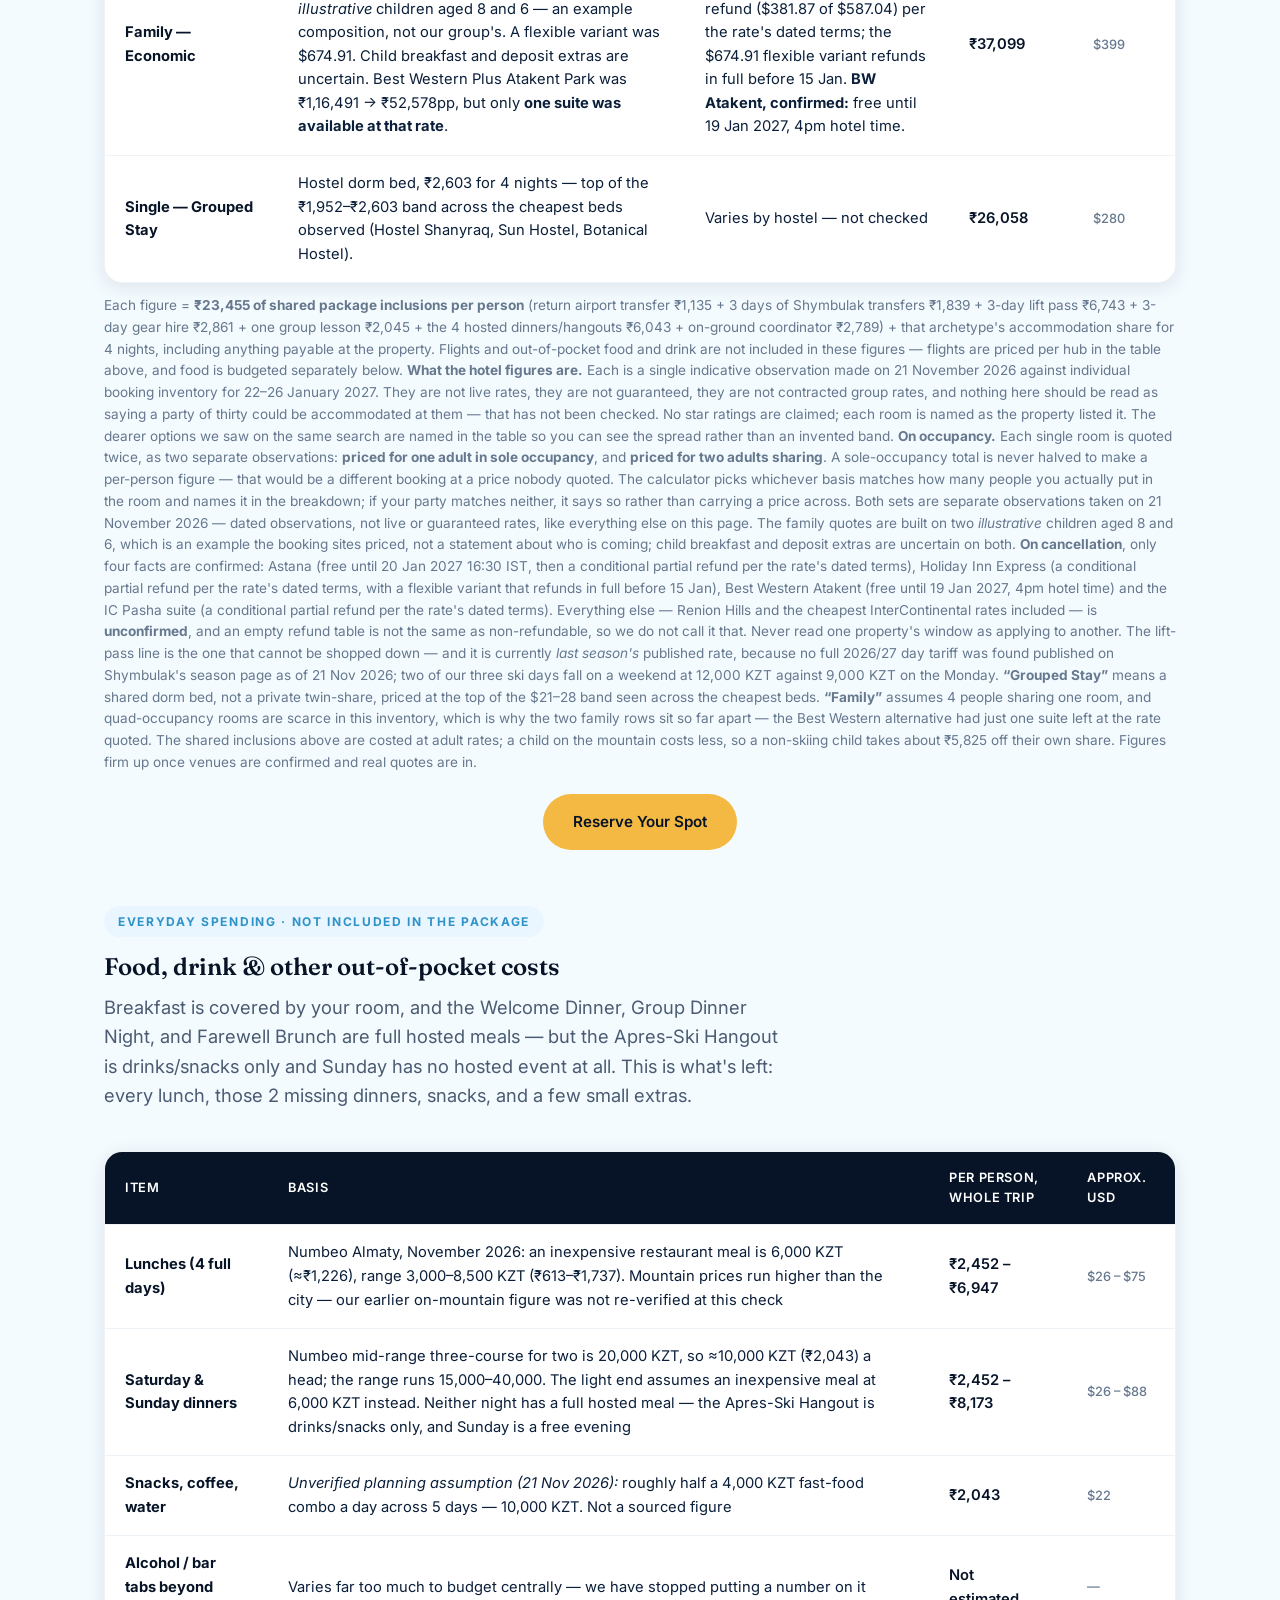
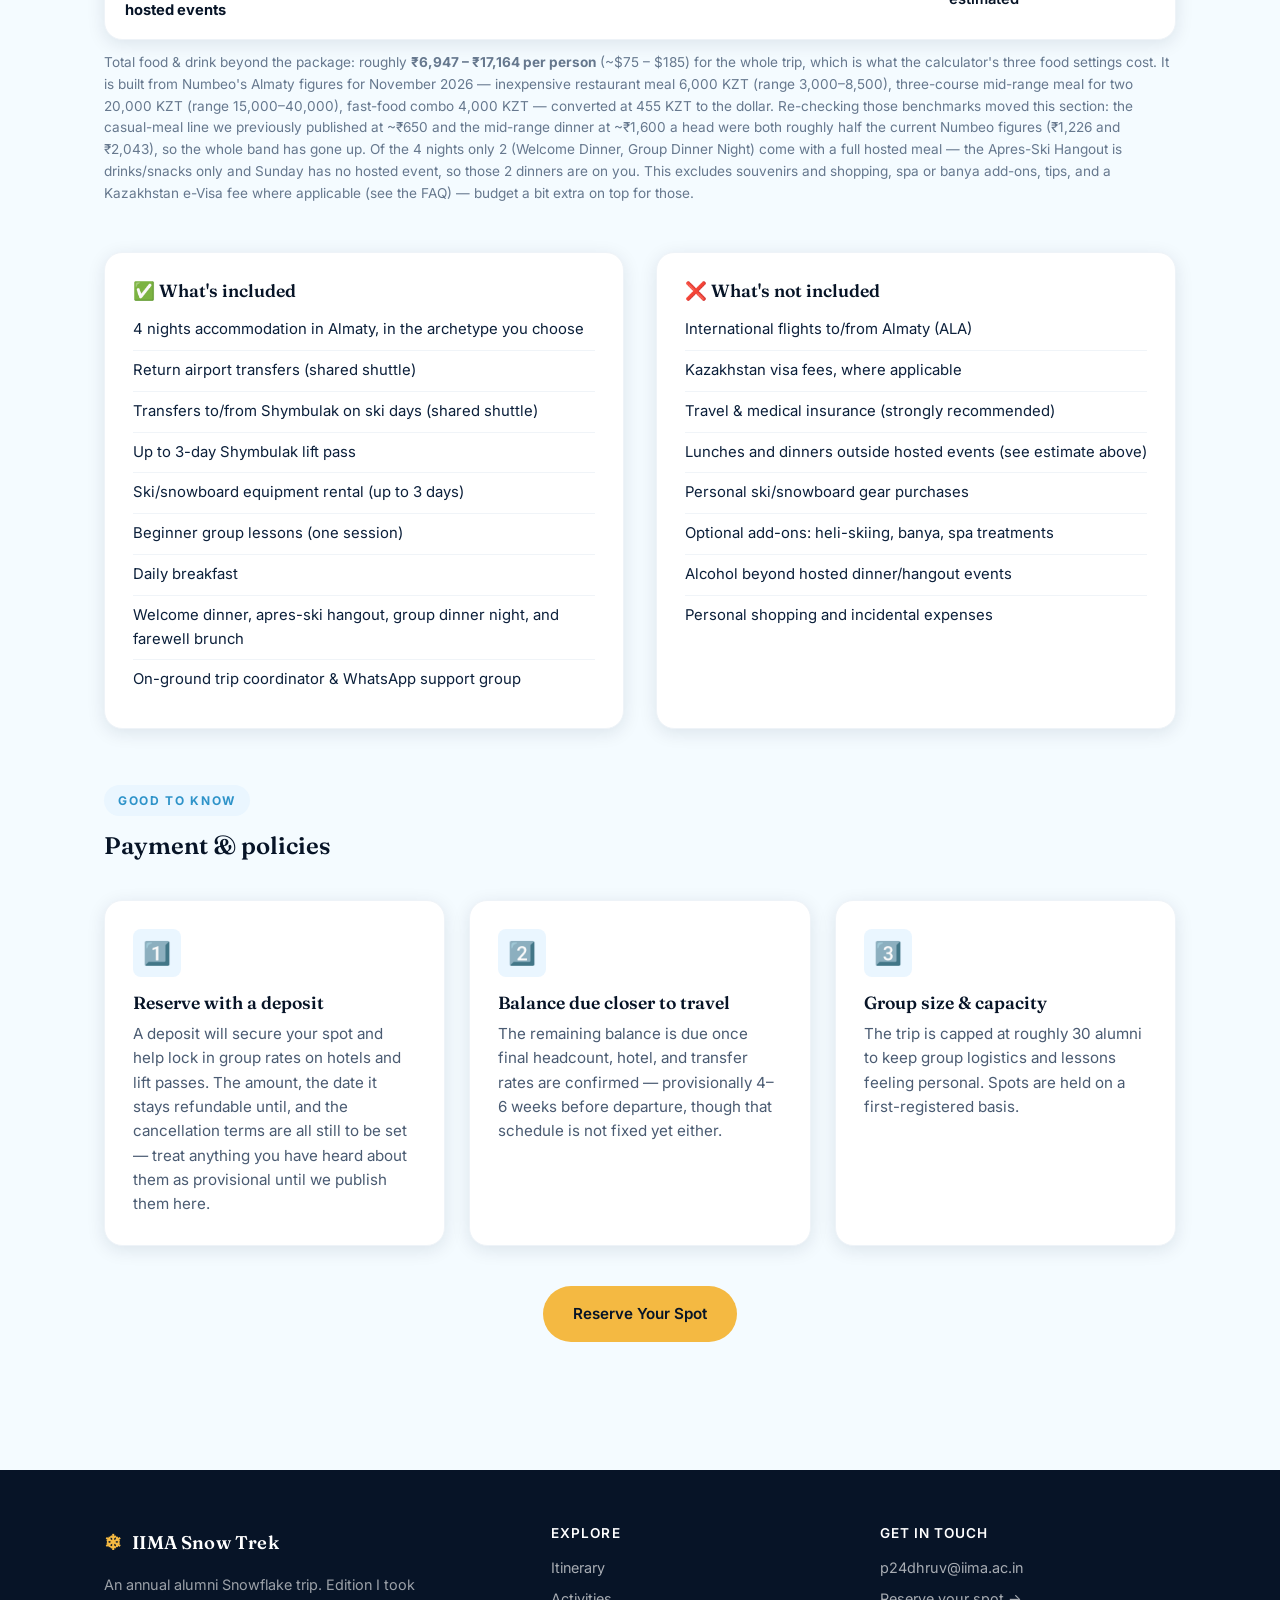
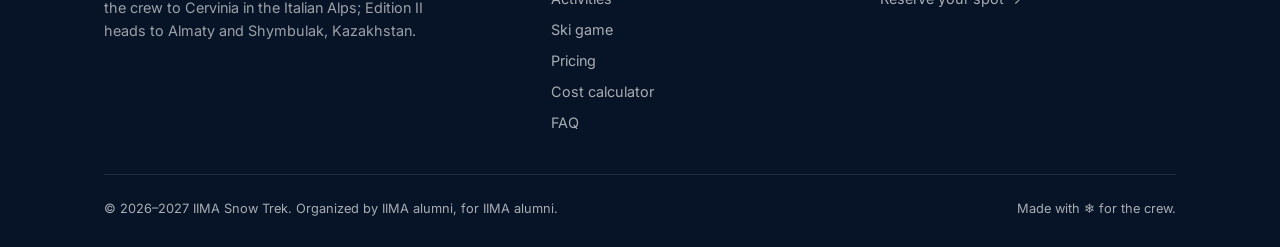
<file: pricing.html>
<!doctype html>
<html lang="en">
<head>
<meta charset="UTF-8">
<meta name="viewport" content="width=device-width, initial-scale=1.0">
<title>Pricing — IIMA Snow Trek 2027</title>
<meta name="description" content="Preliminary pricing and cost estimates for the IIMA Snow Trek 2027 in Almaty and Shymbulak, Kazakhstan.">
<link rel="preconnect" href="https://fonts.googleapis.com">
<link rel="preconnect" href="https://fonts.gstatic.com" crossorigin>
<link href="https://fonts.googleapis.com/css2?family=Fraunces:wght@500;600;700&family=Inter:wght@400;500;600;700&display=swap" rel="stylesheet">
<link rel="stylesheet" href="css/style.css">
<link rel="icon" href="data:image/svg+xml,%3Csvg xmlns='http://www.w3.org/2000/svg' viewBox='0 0 100 100'%3E%3Ctext y='.9em' font-size='90'%3E%E2%9D%84%EF%B8%8F%3C/text%3E%3C/svg%3E">
</head>
<body>

<header class="site-header">
  <nav class="nav">
    <a href="index.html" class="brand"><span class="flake">❄</span> IIMA Snow Trek<span class="brand-sub">Almaty &amp; Shymbulak · Edition II</span></a>
    <button class="nav-toggle" aria-label="Toggle menu">☰</button>
    <ul class="nav-links">
      <li><a href="index.html">Home</a></li>
      <li><a href="itinerary.html">Itinerary</a></li>
      <li><a href="activities.html">Activities</a></li>
      <li><a href="game.html">Ski Game</a></li>
      <li><a href="pricing.html">Pricing</a></li>
      <li><a href="pricing.html#calc">Calculator</a></li>
      <li><a href="faq.html">FAQ</a></li>
      <li><a href="register.html" class="nav-cta">Reserve a Spot</a></li>
    </ul>
  </nav>
</header>

<section class="page-hero">
  <div class="wrap">
    <span class="eyebrow on-dark">Cost estimate</span>
    <h1>Pricing</h1>
    <p>Preliminary per-person estimates for the 4-night, 4-full-day trip over the Republic Day long weekend — Friday, January 22 to Tuesday, January 26, 2027 — across five accommodation archetypes, from solo economy to family luxury, plus flights and everyday spending money. Final pricing is confirmed once headcount is locked in.</p>
  </div>
</section>

<section>
  <div class="wrap">
    <div class="price-note">
      <strong>These are planning estimates, not final prices.</strong> Actual per-person cost depends on final group size, hotel and airfare rates at time of booking, and exchange rates. Numbers below will be updated once venue and transfer contracts are confirmed — treat them as a ballpark for budgeting purposes.
    </div>

    <div class="section-head">
      <span class="eyebrow">Getting there · not included in the package</span>
      <h2>Estimated flights to Almaty</h2>
      <p class="lede">Full round-trip selections — outbound <em>and</em> return both chosen and the booking-page total read, one adult in economy, taxes and fees included, per person. Every fare is an <strong>indicative observation dated 21 November 2026</strong>; prices move. <strong>None of these totals includes checked baggage</strong> — the exclusion is printed next to each fare, because an airfare that looks all-in and isn't will wreck a budget. Arrivals are matched to the itinerary wherever we found one: the trip starts Friday 22 January, so a fare landing at 01:30 on the 23rd is not a usable trek fare however cheap. Four hubs are verified. Bengaluru had no booking-verified fare in the routings we checked and is excluded from totals and from any cheapest-origin comparison. London is the one exception on arrival: every 22 January departure we found lands early on 23 January, so the verified London fare arrives at 04:40 on the 23rd — its row above and the calculator both say so.</p>
    </div>

    <div class="flight-table-wrap">
      <table class="flight-table">
        <thead>
          <tr>
            <th>From</th>
            <th>Round trip, per person</th>
            <th>Approx. USD</th>
            <th>Status</th>
            <th>Routing, bags, and where it was found</th>
          </tr>
        </thead>
        <tbody>
          <tr>
            <td class="hub">Delhi (DEL)</td>
            <td class="fare-local">₹39,120<span class="fare-bags">Return checked bag extra</span></td>
            <td class="fare-usd">$421</td>
            <td><span class="fare-ok">Verified</span></td>
            <td>Air Astana nonstop both ways — out Fri 22 Jan 08:10 → ALA 11:15; back Tue 26 Jan 14:40 → DEL 18:55. Outbound carries 1 cabin bag + 2 free checked; on the return the first checked bag is chargeable (Air Astana / Air India codeshare mix). ₹39,120 is through an OTA such as Booking.com — booking direct with Air Astana showed ₹41,320.</td>
          </tr>
          <tr>
            <td class="hub">London (LHR/STN)</td>
            <td class="fare-local">£315 <span class="fare-conv">≈ ₹38,408</span><span class="fare-bags">Carry-on <em>and</em> checked bag extra</span></td>
            <td class="fare-usd">$413</td>
            <td><span class="fare-ok">Verified</span></td>
            <td>Pegasus throughout, &ldquo;Light&rdquo; fare. Out STN 12:55 Fri 22 Jan → ALA 04:40 Sat 23 Jan, 1 stop, 1h45 at Istanbul SAW. Back ALA 05:45 Tue 26 Jan → STN 14:35, 1 stop, 3h35 at SAW. On the Light fare the cabin bag <em>and</em> the first checked bag are both chargeable, with no changes and no refunds — the £358 Saver includes a free cabin bag and first checked bag, and Comfort Flex at £400 is refundable. <strong>Among the 22 January departures we searched, every option arrives early on the 23rd</strong>, including the £799 Air Astana nonstop. Landing 04:40 on Saturday still makes the first ski day, but it needs a late-arrival or early-check-in arrangement with the hotel — holding the night of 22 January is what makes walking straight into a room possible, and that has to be arranged, not assumed. The 05:45 departure on the 26th also means leaving for the airport in the middle of that night, so plan on no last-morning activity.</td>
          </tr>
          <tr>
            <td class="hub">Mumbai (BOM)</td>
            <td class="fare-local">₹53,375<span class="fare-bags">Checked bag extra</span></td>
            <td class="fare-usd">$574</td>
            <td><span class="fare-ok">Verified</span></td>
            <td>Out on Air India + Air Astana, one stop via Delhi (2h55 layover), Fri 22 Jan 03:05 → ALA 11:15, 8h40 door to door. Back on the Air Astana nonstop, Tue 26 Jan 22:35 → BOM 04:05 the next morning, 5h. One cabin bag; first checked bag chargeable. ₹53,375 via BudgetAir; Expedia showed ₹56,637. <em>A cheaper ₹52,350 Air Arabia option exists but lands at 01:30 on 23 January, after the trip starts — excluded.</em></td>
          </tr>
          <tr>
            <td class="hub">Singapore (SIN)</td>
            <td class="fare-local">S$1,221 <span class="fare-conv">≈ ₹87,912</span><span class="fare-bags">Checked bag extra</span></td>
            <td class="fare-usd">$946</td>
            <td><span class="fare-ok">Verified</span></td>
            <td>Out Thai AirAsia + Thai AirAsia X, SIN 11:00 → ALA 23:05 Fri 22 Jan, one stop, 5h25 at Bangkok DMK — <strong>a self-transfer on separate tickets</strong>, so if the first leg runs late nobody is responsible for the onward flight. Back AirAsia X + AirAsia, ALA 19:00 Tue 26 Jan → SIN 08:20 Wed 27 Jan, one stop, 1h05 at Kuala Lumpur; the transfer type on that return leg is not stated in what we checked, so treat it as unverified either way. One free cabin bag; first checked bag chargeable throughout. S$1,221 via the Jettzy OTA; direct with AirAsia X was S$1,245 including a S$50 card fee. Insurance covering missed connections is worth more than usual here.</td>
          </tr>
          <tr>
            <td class="hub">Bengaluru (BLR)</td>
            <td class="fare-local">—<span class="fare-bags">Fare unverified</span></td>
            <td class="fare-usd">—</td>
            <td><span class="fare-hold">Unverified</span></td>
            <td><strong>Fare unverified as of 21 November 2026.</strong> No booking-verified fare was found in the routings we checked for the trek dates. Airfare is excluded from this subtotal and from cheapest-origin comparisons. Re-check before booking. <em>Separately, the ₹55,087 headline fare lands at 01:30 on 23 January — after the trip starts, so it would not fit the itinerary either.</em></td>
          </tr>
        </tbody>
      </table>
    </div>
    <p class="hint" style="margin-top:12px; color:var(--slate-500); font-size:0.85rem;">Three things worth saying plainly. First, the cheapest number a flight search shows you is often not a fare you can take: on several of these routes the headline price lands in Almaty at 01:30 the following morning, which is a different trip from the one on this page. Every fare above was re-selected end to end so the arrival actually fits, across the dated itineraries we checked through to the booking step. Second, <strong>none of these totals includes checked baggage</strong>, and London's Light fare does not include a cabin bag either — read the note beside each fare before comparing them with each other. Third, Bengaluru is deliberately blank. Nothing on that route could be booked at any price we saw — none of the routings we tried could be carried through to a confirmed booking — so rather than publish a number that looked solid and wasn't, the calculator leaves airfare out entirely for that origin and says so on screen. All of it is dated 21 November 2026, per person, and will move. Re-check before anyone books.</p>

    <div class="section-head" style="margin-top:64px;">
      <span class="eyebrow">Work out your own number</span>
      <h2>What the trip costs you</h2>
      <p class="lede">Start from whichever traveller sounds most like you, then change anything — how many of you there are, where you're flying from, how many days you actually want to be on snow. The breakdown underneath shows where every rupee goes.</p>
    </div>

    <div class="calc" id="calc">
      <div class="calc-origin">
        <div class="calc-origin-label">
          <strong>1. Where are you flying from?</strong>
          <span>The five hubs we've priced. Each figure is the cheapest option among the dated itineraries we checked through to the booking step on 21 November 2026 that arrives in time for the itinerary — not a claim about every fare on the route — and none of them includes checked bags. Bengaluru has no confirmed fare, so picking it leaves airfare out of the total. Your choice sticks as you switch between travellers below.</span>
        </div>
        <div class="origin-chips">
          <button class="origin-btn active" data-origin="del">Delhi <span>₹39,120 + bag</span></button>
          <button class="origin-btn" data-origin="bom">Mumbai <span>₹53,375 + bag</span></button>
          <button class="origin-btn" data-origin="blr">Bengaluru <span>fare unverified</span></button>
          <button class="origin-btn" data-origin="sin">Singapore <span>S$1,221 + bag</span></button>
          <button class="origin-btn" data-origin="lhr">London <span>£315 + bags</span></button>
          <button class="origin-btn" data-origin="none">Booking my own <span>excluded</span></button>
        </div>
      </div>

      <div class="calc-step-label"><strong>2. Which traveller sounds like you?</strong></div>
      <div class="calc-presets">
        <button class="preset-btn active" data-preset="first-timer">
          <span class="p-name">The Economic First-Time Skier</span>
          <span class="p-blurb">Never skied. Lessons and gear included, cheapest private room, no frills.</span>
        </button>
        <button class="preset-btn" data-preset="couple">
          <span class="p-name">The Couple</span>
          <span class="p-blurb">Two of you sharing a room, two days on snow, and an evening at the banya.</span>
        </button>
        <button class="preset-btn" data-preset="family">
          <span class="p-name">The Family</span>
          <span class="p-blurb">Two adults and two kids in one family room, everyone on the mountain.</span>
        </button>
        <button class="preset-btn" data-preset="non-skier">
          <span class="p-name">The Non-Skier</span>
          <span class="p-blurb">Here for Almaty, not the slopes. No passes, no gear — banya and the city instead.</span>
        </button>
        <button class="preset-btn" data-preset="luxury">
          <span class="p-name">The Luxury Traveller</span>
          <span class="p-blurb">Five-star room, all three ski days, and no interest in economising.</span>
        </button>
      </div>

      <div class="calc-body">
        <div class="calc-controls">
          <h4>Who's coming</h4>
          <div class="calc-field">
            <label for="c-adults">Adults</label>
            <input type="number" id="c-adults" min="1" max="8" value="1">
          </div>
          <div class="calc-field">
            <label for="c-children">Children (6–14)</label>
            <input type="number" id="c-children" min="0" max="6" value="0">
            <div class="hint" style="font-size:0.75rem; color:var(--slate-500); margin-top:4px;">Shymbulak's published 2026/27 child band is ages 6–14, so that is what this box assumes; count 15+ as adults. Under-6s ski free. The child day-ticket price itself is last season's — see the note under the calculator.</div>
          </div>
          <label class="calc-check">
            <input type="checkbox" id="c-children-ski">
            <span>Children ski too (a child lift pass is about a quarter of an adult's on the weekend days)</span>
          </label>

          <h4>Where you sleep</h4>
          <div class="calc-field">
            <label for="c-room">Room type</label>
            <div class="hint" style="font-size:0.75rem; color:var(--slate-500); margin:0 0 6px;">Whole-room totals for 22–26 Jan 2027 — indicative observations taken on 21 November 2026 from individual booking inventory, not live or guaranteed rates and not contracted group rates. Each single room is quoted twice — <strong>priced for 1 adult in sole occupancy</strong> and <strong>priced for 2 adults sharing</strong> — as two separate observations; a sole-occupancy total is never halved. The calculator uses whichever matches your party and names it. Family quotes use two illustrative children aged 8 and 6.</div>
            <select id="c-room">
              <option value="econPrivate">Private room — Hotel Astana — ₹23,900 solo / ₹25,371 twin</option>
              <option value="luxPrivate">Private room — InterContinental — ₹1,01,165 solo or twin</option>
              <option value="familyEcon">Family room — Holiday Inn Express — ₹54,577 / 4 nights</option>
              <option value="familyLux">Family suite — InterContinental — ₹6,45,083 / 4 nights</option>
              <option value="dorm">4-bed hostel dorm — ₹2,603 per bed / 4 nights</option>
            </select>
          </div>

          <h4>Time on snow</h4>
          <div class="calc-field">
            <div class="range-row">
              <label for="c-ski-days">Ski days</label>
              <span class="range-out" id="c-ski-days-out">2 of 3 · Sat + Sun</span>
            </div>
            <input type="range" id="c-ski-days" min="0" max="3" step="1" value="2">
            <div class="hint" style="font-size:0.75rem; color:var(--slate-500); margin-top:4px;">The ski days are Sat 23, Sun 24 and Mon 25 January, taken in that order. Two days means <strong>two weekend days at the 12,000&nbsp;KZT weekend day rate</strong>; the third adds Monday at the 9,000&nbsp;KZT weekday rate. <strong>No 2026/27 full-mountain day tariff was found published on Shymbulak's season page as of 21 Nov 2026 — these are last season's (2025/26) rates, shown because nothing newer was found on the checked source.</strong></div>
          </div>
          <label class="calc-check">
            <input type="checkbox" id="c-rental" checked>
            <span>Hire skis or a board (₹1,022 a weekend day, ₹817 on Monday)</span>
          </label>
          <label class="calc-check">
            <input type="checkbox" id="c-lesson" checked>
            <span>Beginner group lesson (₹2,045 each — rate unverified for 2026/27)</span>
          </label>

          <h4>Spending</h4>
          <div class="calc-field">
            <label for="c-food">Food &amp; drink habit</label>
            <select id="c-food">
              <option value="light">Light — ₹6,947 each</option>
              <option value="standard">Standard — ₹11,034 each</option>
              <option value="generous">Generous — ₹17,164 each</option>
            </select>
          </div>
          <label class="calc-check">
            <input type="checkbox" id="c-banya">
            <span>Banya session (₹2,043 each — price unverified)</span>
          </label>
          <div class="hint" style="font-size:0.75rem; color:var(--slate-500); margin-top:10px;">Skating at Medeu is no longer on the list: the rink is still closed for reconstruction, with reopening expected around the 2027–28 winter season.</div>
        </div>

        <div class="calc-output">
          <p class="calc-notice" id="calc-notice" hidden></p>
          <div class="calc-total-head" id="calc-total-head">Estimated total for your party</div>
          <div class="calc-total-num" id="calc-total">$0</div>
          <div class="calc-total-sub" id="calc-total-inr"></div>
          <div class="calc-per-head" id="calc-per-head"></div>

          <div class="stack-bar" id="calc-bar"></div>
          <ul class="calc-legend" id="calc-legend"></ul>

          <table class="calc-table">
            <thead>
              <tr>
                <th>Where it goes</th>
                <th>Line item</th>
                <th>Cost</th>
              </tr>
            </thead>
            <tbody id="calc-rows"></tbody>
          </table>
        </div>
      </div>
    </div>

    <p class="hint" style="margin-top:16px; color:var(--slate-500); font-size:0.85rem;"><strong>These are low-end planning assumptions.</strong> Each figure is the cheapest named option we observed for our exact dates on 21 November 2026 — individual booking inventory on a single day, not an average and not a contracted group rate. <strong>Hotel figures are indicative observations from that date, not live or guaranteed rates</strong>, and no claim is made that a group of thirty could be accommodated at them. Each single room is quoted twice — <strong>priced for one adult in sole occupancy</strong> and <strong>priced for two adults sharing</strong> — as two separate observations, and a sole-occupancy total is never halved to make a twin-share figure; the family quotes use two illustrative children aged 8 and 6. Where a property charges something on arrival it is billed as its own line in the breakdown. Cancellation terms differ property by property and are listed in the table above. <strong>Airfares carry their own verification status</strong> — Delhi, Mumbai, Singapore and London verified end to end; Bengaluru had no booking-verified fare in the routings we checked and is therefore left out of any total. <strong>Lift passes need a caveat.</strong> Shymbulak's 2026/27 season page went live on 19 November 2026 but so far publishes only the beginner &ldquo;Under Low&rdquo; rate: 8,000&nbsp;KZT adult and 5,000&nbsp;KZT child (ages 6–14), the same on weekdays and weekends, limited to Bely Mishka, Ak Barsik and the lower Professor section, with under-6s free and pensioners free on weekdays. The full 2026/27 day tariffs are not out yet, so the calculator runs on <em>last season's</em> published rates — 9,000&nbsp;KZT weekday, 12,000&nbsp;KZT weekend, 3,000&nbsp;KZT child — which the resort no longer displays. Expect these to move when 2026/27 is published. <strong>Gear hire</strong> uses Free Life's published 2026/27 winter list (season 1 Nov 2026 – 31 Mar 2027): an adult ski or snowboard set is 4,000&nbsp;KZT on a weekday and 5,000&nbsp;KZT at the weekend, a child set 2,500 / 3,500. A full kit — set plus helmet, jacket and trousers — comes to <strong>10,500&nbsp;KZT on a weekday (≈₹2,145) and 12,000&nbsp;KZT at the weekend (≈₹2,452)</strong>; for a child, 9,000 and 10,500&nbsp;KZT. Renters must be 18+ and leave a document or a deposit, so children's gear goes out on an adult's name. <strong>Transfers are priced per vehicle, not per seat</strong>, using AlaGo's rates valid from 17 October 2026. Almaty to Shymbulak and back starts at 30,000&nbsp;KZT for a 13-seat Toyota Hiace with driver — thirteen fit travelling light, realistically nine or ten once ski gear is in, so we split it ten ways at 3,000&nbsp;KZT a head per ski day (₹613); at nine it is 3,333&nbsp;KZT (₹681). Airport runs start at 25,000&nbsp;KZT per vehicle for up to nine people with large suitcases, counted both ways, so 5,556&nbsp;KZT a head return (₹1,135). Both are <em>starting</em> prices. <strong>Two figures are unverified</strong> at this check date and labelled as such wherever they appear: the half-day beginner group lesson at $22 (≈₹2,045), which has not been re-confirmed for the new season, and a banya visit at 10,000&nbsp;KZT (≈₹2,043) — Arasan's official price page still exposes no readable rates. The snack allowance inside the food bands is an assumption too. Skating at Medeu is gone entirely: the rink remains closed for reconstruction, with reopening expected around the 2027–28 winter. The hosted meals and the coordination fee are our own numbers rather than quoted rates. Rooms are booked to capacity, so a party of four in a 2-person room is billed as two rooms. Heli-skiing is deliberately absent: it's quoted trip by trip, so ask rather than guess. <strong>On currency:</strong> every price is stored in the currency it was quoted in and converted once for display — US$1 = ₹92.97 and 1&nbsp;KZT = ₹0.2043 (from 455&nbsp;KZT to the dollar), £1 = ₹121.93, S$1 = ₹72.0, all as at 20–21 November 2026. Rupee figures move with the exchange rate.</p>

    <div class="section-head" style="margin-top:64px;">
      <span class="eyebrow">Land package · by accommodation type</span>
      <h2>What it costs, per person</h2>
      <p class="lede">Built up from component costs checked on 21 November 2026. The hotel figures are <strong>indicative observations from that one day</strong>, taken from individual booking inventory for our exact dates — not live rates, not guaranteed, and not group quotes. Every archetype carries the same ₹23,455pp of shared inclusions (breakdown below); only the room changes. Most people take a comfortable private room; the dorm option is there for anyone who genuinely prefers it.</p>
    </div>

    <div class="flight-table-wrap">
      <table class="flight-table">
        <thead>
          <tr>
            <th>Accommodation archetype</th>
            <th>Room basis — named property, 4 nights, observed 21 Nov 2026</th>
            <th>Cancellation, as observed</th>
            <th>Per person (4 nights)</th>
            <th>Approx. USD</th>
          </tr>
        </thead>
        <tbody>
          <tr>
            <td class="hub">Family — Luxury</td>
            <td>InterContinental Almaty, Pasha suite, ₹6,45,083 for the stay, split 4 ways. Quoted for 2 adults + 2 <em>illustrative</em> children aged 8 and 6 — an example composition, not our group's. A breakfast variant was $7,308.16. Child breakfast and deposit extras are uncertain.</td>
            <td><strong>Confirmed:</strong> not free-cancel — a conditional partial refund ($4,522.65 of $6,938.61) per the rate's dated terms</td>
            <td class="fare-local">₹1,84,726</td>
            <td class="fare-usd">$1,987</td>
          </tr>
          <tr>
            <td class="hub">Single Stay — Luxury</td>
            <td>InterContinental Almaty. <strong>Priced for 1 adult:</strong> King Classic Accessible, room-only, ₹1,01,165 for the stay (breakfast variant $1,271.39; flexible room-only $1,200.34). <strong>Priced for 2 adults sharing:</strong> 2 Twin Classic, room-only, ₹1,01,165 for the stay, tax $137.13 included, nothing due at the property (breakfast variant $1,491.36) — a separate quote, not the sole-occupancy figure halved.</td>
            <td><strong>Unconfirmed</strong> on the cheapest rates</td>
            <td class="fare-local">₹1,24,620 <span class="fare-conv">sole occupancy · ₹74,038 each twin-share</span></td>
            <td class="fare-usd">$1,340 · $796</td>
          </tr>
          <tr>
            <td class="hub">Single Stay — Economic</td>
            <td>International Hotel Astana, Twin Standard. <strong>Priced for 1 adult:</strong> ₹22,874 for the stay plus ₹1,026 (KZT 5,022) at the property. <strong>Priced for 2 adults sharing, with breakfast:</strong> ₹24,282 for the stay, tax $25.07 included, plus ₹1,089 (KZT 5,331.44) at the property — again a separate quote, not a halved one; free before 20 Jan 2027, then a conditional partial refund per the rate's dated terms. Renion Hills Twin Standard was ₹35,491 + KZT 7,793 sole, or ₹41,741 + KZT 9,164.74 twin-share with breakfast; Ibis Almaty Jetisu ₹37,467.</td>
            <td><strong>Astana, confirmed:</strong> free until 20 Jan 2027 16:30 IST, then a conditional partial refund ($121.24) per the rate's dated terms. <strong>Renion Hills: unconfirmed</strong> — the refund tiers were empty, which does not make it non-refundable. Ibis: not checked.</td>
            <td class="fare-local">₹47,355 <span class="fare-conv">sole occupancy · ₹36,141 each twin-share</span></td>
            <td class="fare-usd">$509 · $389</td>
          </tr>
          <tr>
            <td class="hub">Family — Economic</td>
            <td>Holiday Inn Express Almaty, one room, ₹54,577 for the stay, split 4 ways. Quoted for 2 adults + 2 <em>illustrative</em> children aged 8 and 6 — an example composition, not our group's. A flexible variant was $674.91. Child breakfast and deposit extras are uncertain. Best Western Plus Atakent Park was ₹1,16,491 → ₹52,578pp, but only <strong>one suite was available at that rate</strong>.</td>
            <td><strong>HIEX, confirmed:</strong> not free-cancel — a conditional partial refund ($381.87 of $587.04) per the rate's dated terms; the $674.91 flexible variant refunds in full before 15 Jan. <strong>BW Atakent, confirmed:</strong> free until 19 Jan 2027, 4pm hotel time.</td>
            <td class="fare-local">₹37,099</td>
            <td class="fare-usd">$399</td>
          </tr>
          <tr>
            <td class="hub">Single — Grouped Stay</td>
            <td>Hostel dorm bed, ₹2,603 for 4 nights — top of the ₹1,952–₹2,603 band across the cheapest beds observed (Hostel Shanyraq, Sun Hostel, Botanical Hostel).</td>
            <td>Varies by hostel — not checked</td>
            <td class="fare-local">₹26,058</td>
            <td class="fare-usd">$280</td>
          </tr>
        </tbody>
      </table>
    </div>
    <p class="hint" style="margin-top:12px; color:var(--slate-500); font-size:0.85rem;">Each figure = <strong>₹23,455 of shared package inclusions per person</strong> (return airport transfer ₹1,135 + 3 days of Shymbulak transfers ₹1,839 + 3-day lift pass ₹6,743 + 3-day gear hire ₹2,861 + one group lesson ₹2,045 + the 4 hosted dinners/hangouts ₹6,043 + on-ground coordinator ₹2,789) + that archetype's accommodation share for 4 nights, including anything payable at the property. Flights and out-of-pocket food and drink are not included in these figures — flights are priced per hub in the table above, and food is budgeted separately below. <strong>What the hotel figures are.</strong> Each is a single indicative observation made on 21 November 2026 against individual booking inventory for 22–26 January 2027. They are not live rates, they are not guaranteed, they are not contracted group rates, and nothing here should be read as saying a party of thirty could be accommodated at them — that has not been checked. No star ratings are claimed; each room is named as the property listed it. The dearer options we saw on the same search are named in the table so you can see the spread rather than an invented band. <strong>On occupancy.</strong> Each single room is quoted twice, as two separate observations: <strong>priced for one adult in sole occupancy</strong>, and <strong>priced for two adults sharing</strong>. A sole-occupancy total is never halved to make a per-person figure — that would be a different booking at a price nobody quoted. The calculator picks whichever basis matches how many people you actually put in the room and names it in the breakdown; if your party matches neither, it says so rather than carrying a price across. Both sets are separate observations taken on 21 November 2026 — dated observations, not live or guaranteed rates, like everything else on this page. The family quotes are built on two <em>illustrative</em> children aged 8 and 6, which is an example the booking sites priced, not a statement about who is coming; child breakfast and deposit extras are uncertain on both. <strong>On cancellation</strong>, only four facts are confirmed: Astana (free until 20 Jan 2027 16:30 IST, then a conditional partial refund per the rate's dated terms), Holiday Inn Express (a conditional partial refund per the rate's dated terms, with a flexible variant that refunds in full before 15 Jan), Best Western Atakent (free until 19 Jan 2027, 4pm hotel time) and the IC Pasha suite (a conditional partial refund per the rate's dated terms). Everything else — Renion Hills and the cheapest InterContinental rates included — is <strong>unconfirmed</strong>, and an empty refund table is not the same as non-refundable, so we do not call it that. Never read one property's window as applying to another. The lift-pass line is the one that cannot be shopped down — and it is currently <em>last season's</em> published rate, because no full 2026/27 day tariff was found published on Shymbulak's season page as of 21 Nov 2026; two of our three ski days fall on a weekend at 12,000&nbsp;KZT against 9,000&nbsp;KZT on the Monday. <strong>&ldquo;Grouped Stay&rdquo;</strong> means a shared dorm bed, not a private twin-share, priced at the top of the $21–28 band seen across the cheapest beds. <strong>&ldquo;Family&rdquo;</strong> assumes 4 people sharing one room, and quad-occupancy rooms are scarce in this inventory, which is why the two family rows sit so far apart — the Best Western alternative had just one suite left at the rate quoted. The shared inclusions above are costed at adult rates; a child on the mountain costs less, so a non-skiing child takes about ₹5,825 off their own share. Figures firm up once venues are confirmed and real quotes are in.</p>
    <p class="center" style="margin-top:20px;"><a href="register.html" class="btn btn-primary">Reserve Your Spot</a></p>

    <div class="section-head" style="margin-top:56px;">
      <span class="eyebrow">Everyday spending · not included in the package</span>
      <h2>Food, drink &amp; other out-of-pocket costs</h2>
      <p class="lede">Breakfast is covered by your room, and the Welcome Dinner, Group Dinner Night, and Farewell Brunch are full hosted meals — but the Apres-Ski Hangout is drinks/snacks only and Sunday has no hosted event at all. This is what's left: every lunch, those 2 missing dinners, snacks, and a few small extras.</p>
    </div>

    <div class="flight-table-wrap">
      <table class="flight-table">
        <thead>
          <tr>
            <th>Item</th>
            <th>Basis</th>
            <th>Per person, whole trip</th>
            <th>Approx. USD</th>
          </tr>
        </thead>
        <tbody>
          <tr>
            <td class="hub">Lunches (4 full days)</td>
            <td>Numbeo Almaty, November 2026: an inexpensive restaurant meal is 6,000 KZT (≈₹1,226), range 3,000–8,500 KZT (₹613–₹1,737). Mountain prices run higher than the city — our earlier on-mountain figure was not re-verified at this check</td>
            <td class="fare-local">₹2,452 – ₹6,947</td>
            <td class="fare-usd">$26 – $75</td>
          </tr>
          <tr>
            <td class="hub">Saturday &amp; Sunday dinners</td>
            <td>Numbeo mid-range three-course for two is 20,000 KZT, so ≈10,000 KZT (₹2,043) a head; the range runs 15,000–40,000. The light end assumes an inexpensive meal at 6,000 KZT instead. Neither night has a full hosted meal — the Apres-Ski Hangout is drinks/snacks only, and Sunday is a free evening</td>
            <td class="fare-local">₹2,452 – ₹8,173</td>
            <td class="fare-usd">$26 – $88</td>
          </tr>
          <tr>
            <td class="hub">Snacks, coffee, water</td>
            <td><em>Unverified planning assumption (21 Nov 2026):</em> roughly half a 4,000 KZT fast-food combo a day across 5 days — 10,000 KZT. Not a sourced figure</td>
            <td class="fare-local">₹2,043</td>
            <td class="fare-usd">$22</td>
          </tr>
          <tr>
            <td class="hub">Alcohol / bar tabs beyond hosted events</td>
            <td>Varies far too much to budget centrally — we have stopped putting a number on it</td>
            <td class="fare-local">Not estimated</td>
            <td class="fare-usd">—</td>
          </tr>
        </tbody>
      </table>
    </div>
    <p class="hint" style="margin-top:12px; color:var(--slate-500); font-size:0.85rem;">Total food &amp; drink beyond the package: roughly <strong>₹6,947 – ₹17,164 per person</strong> (~$75 – $185) for the whole trip, which is what the calculator's three food settings cost. It is built from Numbeo's Almaty figures for November 2026 — inexpensive restaurant meal 6,000&nbsp;KZT (range 3,000–8,500), three-course mid-range meal for two 20,000&nbsp;KZT (range 15,000–40,000), fast-food combo 4,000&nbsp;KZT — converted at 455&nbsp;KZT to the dollar. Re-checking those benchmarks moved this section: the casual-meal line we previously published at ~₹650 and the mid-range dinner at ~₹1,600 a head were both roughly half the current Numbeo figures (₹1,226 and ₹2,043), so the whole band has gone up. Of the 4 nights only 2 (Welcome Dinner, Group Dinner Night) come with a full hosted meal — the Apres-Ski Hangout is drinks/snacks only and Sunday has no hosted event, so those 2 dinners are on you. This excludes souvenirs and shopping, spa or banya add-ons, tips, and a Kazakhstan e-Visa fee where applicable (see the <a href="faq.html">FAQ</a>) — budget a bit extra on top for those.</p>

    <div class="incl-excl">
      <div class="card">
        <h3>✅ What's included</h3>
        <ul>
          <li>4 nights accommodation in Almaty, in the archetype you choose</li>
          <li>Return airport transfers (shared shuttle)</li>
          <li>Transfers to/from Shymbulak on ski days (shared shuttle)</li>
          <li>Up to 3-day Shymbulak lift pass</li>
          <li>Ski/snowboard equipment rental (up to 3 days)</li>
          <li>Beginner group lessons (one session)</li>
          <li>Daily breakfast</li>
          <li>Welcome dinner, apres-ski hangout, group dinner night, and farewell brunch</li>
          <li>On-ground trip coordinator &amp; WhatsApp support group</li>
        </ul>
      </div>
      <div class="card">
        <h3>❌ What's not included</h3>
        <ul>
          <li>International flights to/from Almaty (ALA)</li>
          <li>Kazakhstan visa fees, where applicable</li>
          <li>Travel &amp; medical insurance (strongly recommended)</li>
          <li>Lunches and dinners outside hosted events (see estimate above)</li>
          <li>Personal ski/snowboard gear purchases</li>
          <li>Optional add-ons: heli-skiing, banya, spa treatments</li>
          <li>Alcohol beyond hosted dinner/hangout events</li>
          <li>Personal shopping and incidental expenses</li>
        </ul>
      </div>
    </div>

    <div class="section-head" style="margin-top:56px;">
      <span class="eyebrow">Good to know</span>
      <h2>Payment &amp; policies</h2>
    </div>
    <div class="grid grid-3">
      <div class="card">
        <div class="icon">1️⃣</div>
        <h3>Reserve with a deposit</h3>
        <p>A deposit will secure your spot and help lock in group rates on hotels and lift passes. The amount, the date it stays refundable until, and the cancellation terms are all still to be set — treat anything you have heard about them as provisional until we publish them here.</p>
      </div>
      <div class="card">
        <div class="icon">2️⃣</div>
        <h3>Balance due closer to travel</h3>
        <p>The remaining balance is due once final headcount, hotel, and transfer rates are confirmed — provisionally 4–6 weeks before departure, though that schedule is not fixed yet either.</p>
      </div>
      <div class="card">
        <div class="icon">3️⃣</div>
        <h3>Group size &amp; capacity</h3>
        <p>The trip is capped at roughly 30 alumni to keep group logistics and lessons feeling personal. Spots are held on a first-registered basis.</p>
      </div>
    </div>

    <p class="center" style="margin-top:40px;"><a href="register.html" class="btn btn-primary">Reserve Your Spot</a></p>
  </div>
</section>

<footer class="site-footer">
  <div class="wrap">
    <div class="footer-grid">
      <div>
        <div class="brand" style="margin-bottom:14px;"><span class="flake">❄</span> IIMA Snow Trek</div>
        <p style="color:rgba(255,255,255,0.6); font-size:0.9rem; max-width:320px;">An annual alumni Snowflake trip. Edition I took the crew to Cervinia in the Italian Alps; Edition II heads to Almaty and Shymbulak, Kazakhstan.</p>
      </div>
      <div>
        <h4>Explore</h4>
        <ul>
          <li><a href="itinerary.html">Itinerary</a></li>
          <li><a href="activities.html">Activities</a></li>
          <li><a href="game.html">Ski game</a></li>
          <li><a href="pricing.html">Pricing</a></li>
          <li><a href="pricing.html#calc">Cost calculator</a></li>
          <li><a href="faq.html">FAQ</a></li>
        </ul>
      </div>
      <div>
        <h4>Get in touch</h4>
        <ul>
          <li><a href="mailto:p24dhruv@iima.ac.in">p24dhruv@iima.ac.in</a></li>
          <li><a href="register.html">Reserve your spot →</a></li>
        </ul>
      </div>
    </div>
    <div class="footer-bottom">
      <span>© 2026–2027 IIMA Snow Trek. Organized by IIMA alumni, for IIMA alumni.</span>
      <span>Made with ❄ for the crew.</span>
    </div>
  </div>
</footer>

<script src="js/main.js"></script>
<script src="js/calculator.js"></script>
</body>
</html>
</file>
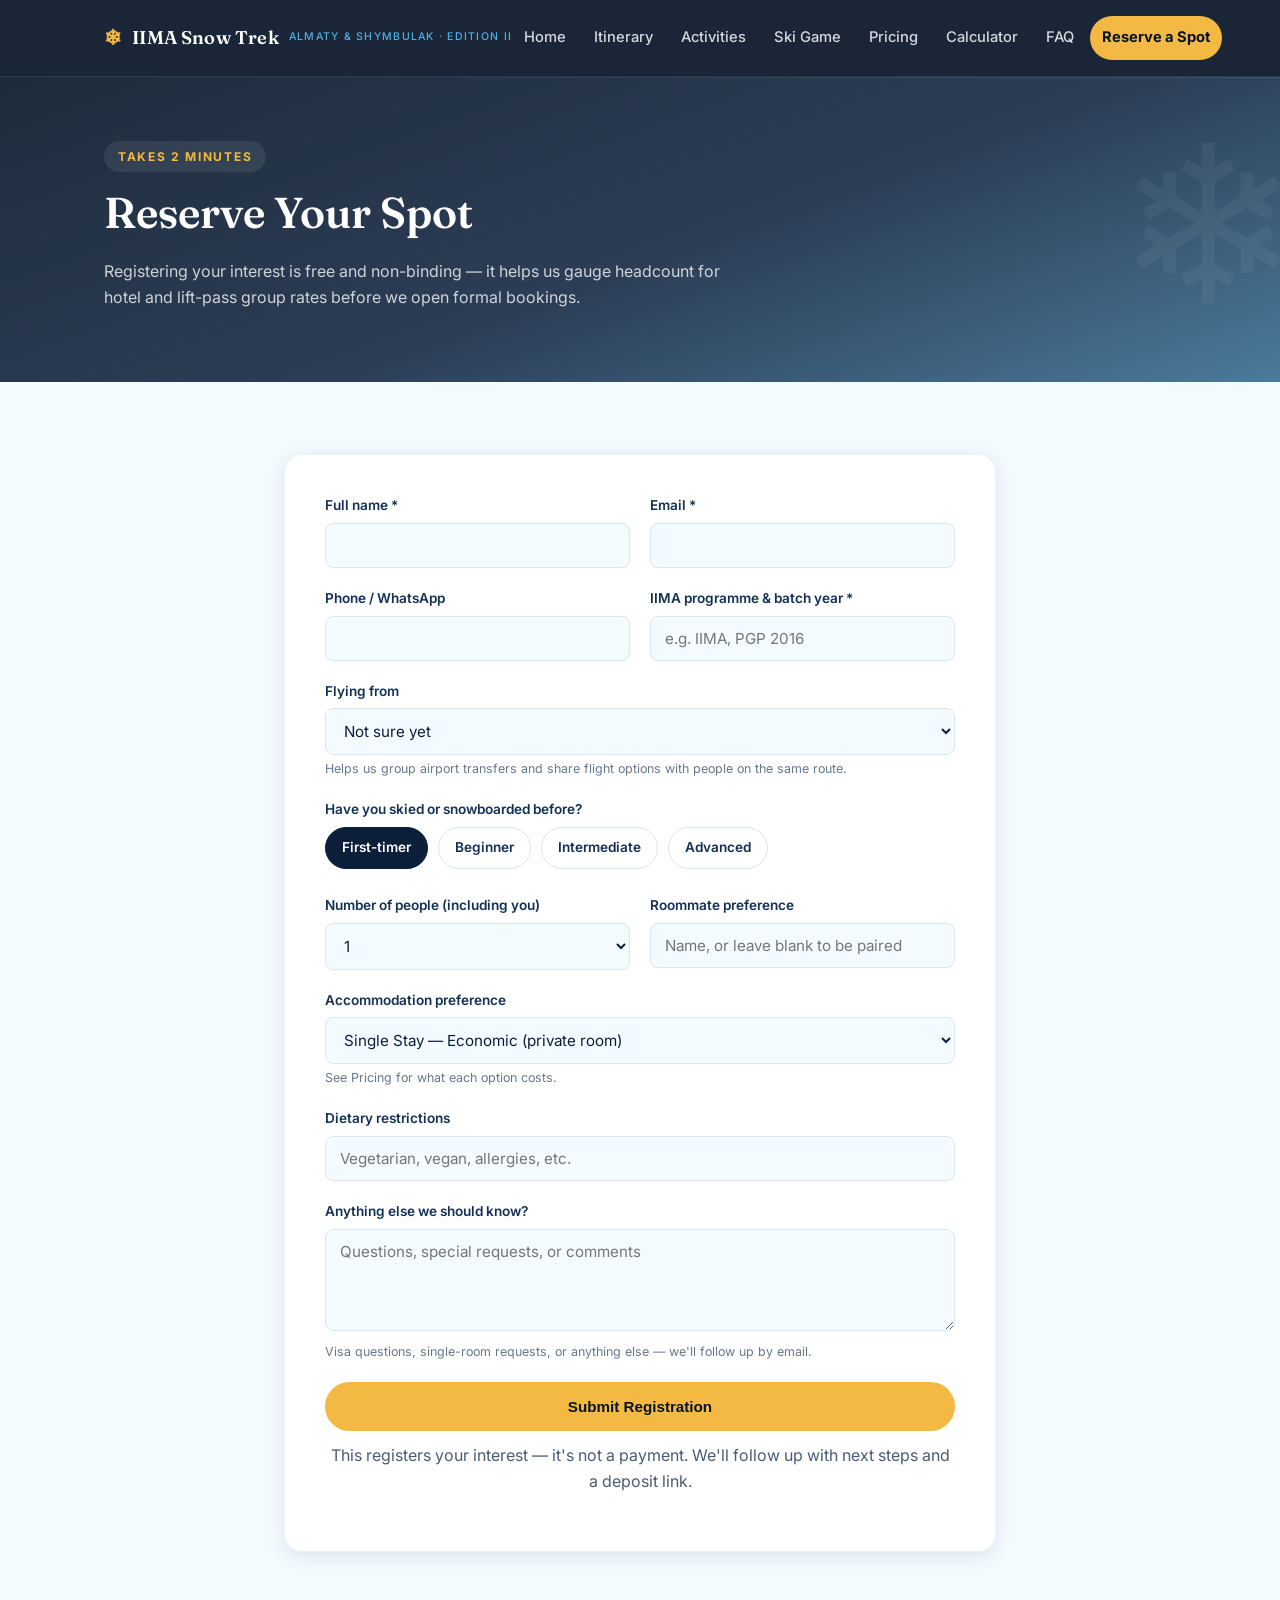
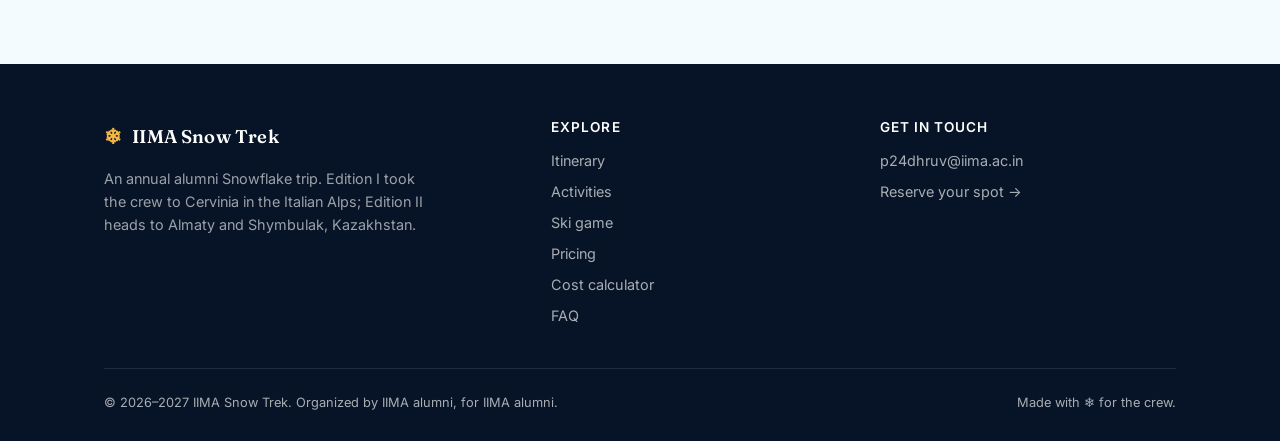
<file: register.html>
<!doctype html>
<html lang="en">
<head>
<meta charset="UTF-8">
<meta name="viewport" content="width=device-width, initial-scale=1.0">
<title>Reserve Your Spot — IIMA Snow Trek 2027</title>
<meta name="description" content="Register your interest for the IIMA Snow Trek 2027 in Almaty and Shymbulak, Kazakhstan.">
<link rel="preconnect" href="https://fonts.googleapis.com">
<link rel="preconnect" href="https://fonts.gstatic.com" crossorigin>
<link href="https://fonts.googleapis.com/css2?family=Fraunces:wght@500;600;700&family=Inter:wght@400;500;600;700&display=swap" rel="stylesheet">
<link rel="stylesheet" href="css/style.css">
<link rel="icon" href="data:image/svg+xml,%3Csvg xmlns='http://www.w3.org/2000/svg' viewBox='0 0 100 100'%3E%3Ctext y='.9em' font-size='90'%3E%E2%9D%84%EF%B8%8F%3C/text%3E%3C/svg%3E">
</head>
<body>

<header class="site-header">
  <nav class="nav">
    <a href="index.html" class="brand"><span class="flake">❄</span> IIMA Snow Trek<span class="brand-sub">Almaty &amp; Shymbulak · Edition II</span></a>
    <button class="nav-toggle" aria-label="Toggle menu">☰</button>
    <ul class="nav-links">
      <li><a href="index.html">Home</a></li>
      <li><a href="itinerary.html">Itinerary</a></li>
      <li><a href="activities.html">Activities</a></li>
      <li><a href="game.html">Ski Game</a></li>
      <li><a href="pricing.html">Pricing</a></li>
      <li><a href="pricing.html#calc">Calculator</a></li>
      <li><a href="faq.html">FAQ</a></li>
      <li><a href="register.html" class="nav-cta">Reserve a Spot</a></li>
    </ul>
  </nav>
</header>

<section class="page-hero">
  <div class="wrap">
    <span class="eyebrow on-dark">Takes 2 minutes</span>
    <h1>Reserve Your Spot</h1>
    <p>Registering your interest is free and non-binding — it helps us gauge headcount for hotel and lift-pass group rates before we open formal bookings.</p>
  </div>
</section>

<section>
  <div class="wrap" style="max-width:760px;">
    <div class="form-wrap">

      <!-- Posts to our own /api/register Pages Function, which saves the
           registration to the D1 database (the source of truth) and then
           forwards it to Web3Forms for the notification email. The Web3Forms
           key now lives in a Cloudflare environment variable rather than in
           this page. See README for the bindings that must be configured. -->
      <form id="rsvp-form" name="snow-trek-rsvp" method="POST" action="/api/register">
        <!-- Honeypot: bots fill it, humans never see it. -->
        <input type="checkbox" name="botcheck" style="display:none;" tabindex="-1" autocomplete="off" />

        <div class="form-grid-2">
          <div class="form-row">
            <label for="name">Full name *</label>
            <input type="text" id="name" name="name" required>
          </div>
          <div class="form-row">
            <label for="email">Email *</label>
            <input type="email" id="email" name="email" required>
          </div>
        </div>

        <div class="form-grid-2">
          <div class="form-row">
            <label for="phone">Phone / WhatsApp</label>
            <input type="tel" id="phone" name="phone">
          </div>
          <div class="form-row">
            <label for="campus">IIMA programme &amp; batch year *</label>
            <input type="text" id="campus" name="campus" placeholder="e.g. IIMA, PGP 2016" required>
          </div>
        </div>

        <div class="form-row">
          <label for="origin">Flying from</label>
          <select id="origin" name="origin">
            <option value="">Not sure yet</option>
            <option value="Delhi">Delhi (DEL)</option>
            <option value="Mumbai">Mumbai (BOM)</option>
            <option value="Bengaluru">Bengaluru (BLR)</option>
            <option value="Singapore">Singapore (SIN)</option>
            <option value="London">London (LHR)</option>
            <option value="Other">Somewhere else</option>
          </select>
          <div class="hint">Helps us group airport transfers and share flight options with people on the same route.</div>
        </div>

        <div class="form-row">
          <label>Have you skied or snowboarded before?</label>
          <div class="radio-group">
            <label class="radio-pill"><input type="radio" name="ski_level" value="First-timer" checked> First-timer</label>
            <label class="radio-pill"><input type="radio" name="ski_level" value="Beginner"> Beginner</label>
            <label class="radio-pill"><input type="radio" name="ski_level" value="Intermediate"> Intermediate</label>
            <label class="radio-pill"><input type="radio" name="ski_level" value="Advanced"> Advanced</label>
          </div>
        </div>

        <div class="form-grid-2">
          <div class="form-row">
            <label for="guests">Number of people (including you)</label>
            <select id="guests" name="guests">
              <option>1</option>
              <option>2</option>
              <option>3</option>
              <option>4+</option>
            </select>
          </div>
          <div class="form-row">
            <label for="roommate">Roommate preference</label>
            <input type="text" id="roommate" name="roommate" placeholder="Name, or leave blank to be paired">
          </div>
        </div>

        <div class="form-row">
          <label for="accommodation">Accommodation preference</label>
          <select id="accommodation" name="accommodation">
            <option value="Single Stay - Economic">Single Stay — Economic (private room)</option>
            <option value="Single Stay - Luxury">Single Stay — Luxury (private room)</option>
            <option value="Family - Economic">Family — Economic</option>
            <option value="Family - Luxury">Family — Luxury</option>
            <option value="Single - Grouped Stay">Single — Grouped Stay (4-bed hostel dorm)</option>
            <option value="Not sure yet">Not sure yet</option>
          </select>
          <div class="hint">See <a href="pricing.html">Pricing</a> for what each option costs.</div>
        </div>

        <div class="form-row">
          <label for="dietary">Dietary restrictions</label>
          <input type="text" id="dietary" name="dietary" placeholder="Vegetarian, vegan, allergies, etc.">
        </div>

        <div class="form-row">
          <label for="comments">Anything else we should know?</label>
          <textarea id="comments" name="comments" rows="4" placeholder="Questions, special requests, or comments"></textarea>
          <div class="hint">Visa questions, single-room requests, or anything else — we'll follow up by email.</div>
        </div>

        <button type="submit" class="btn btn-primary btn-block">Submit Registration</button>
        <p class="hint center" style="margin-top:12px;">This registers your interest — it's not a payment. We'll follow up with next steps and a deposit link.</p>
      </form>

      <div id="form-success" class="form-success">
        <div class="flake-big">❄</div>
        <h2>You're on the list!</h2>
        <p>Thanks for registering your interest in the IIMA Snow Trek 2027. Keep an eye on your inbox — we'll follow up with next steps, payment details, and trip updates as dates are finalized.</p>
        <a href="index.html" class="btn btn-outline-dark">Back to home</a>
      </div>

    </div>
  </div>
</section>

<footer class="site-footer">
  <div class="wrap">
    <div class="footer-grid">
      <div>
        <div class="brand" style="margin-bottom:14px;"><span class="flake">❄</span> IIMA Snow Trek</div>
        <p style="color:rgba(255,255,255,0.6); font-size:0.9rem; max-width:320px;">An annual alumni Snowflake trip. Edition I took the crew to Cervinia in the Italian Alps; Edition II heads to Almaty and Shymbulak, Kazakhstan.</p>
      </div>
      <div>
        <h4>Explore</h4>
        <ul>
          <li><a href="itinerary.html">Itinerary</a></li>
          <li><a href="activities.html">Activities</a></li>
          <li><a href="game.html">Ski game</a></li>
          <li><a href="pricing.html">Pricing</a></li>
          <li><a href="pricing.html#calc">Cost calculator</a></li>
          <li><a href="faq.html">FAQ</a></li>
        </ul>
      </div>
      <div>
        <h4>Get in touch</h4>
        <ul>
          <li><a href="mailto:p24dhruv@iima.ac.in">p24dhruv@iima.ac.in</a></li>
          <li><a href="register.html">Reserve your spot →</a></li>
        </ul>
      </div>
    </div>
    <div class="footer-bottom">
      <span>© 2026–2027 IIMA Snow Trek. Organized by IIMA alumni, for IIMA alumni.</span>
      <span>Made with ❄ for the crew.</span>
    </div>
  </div>
</footer>

<script src="js/main.js"></script>
</body>
</html>
</file>
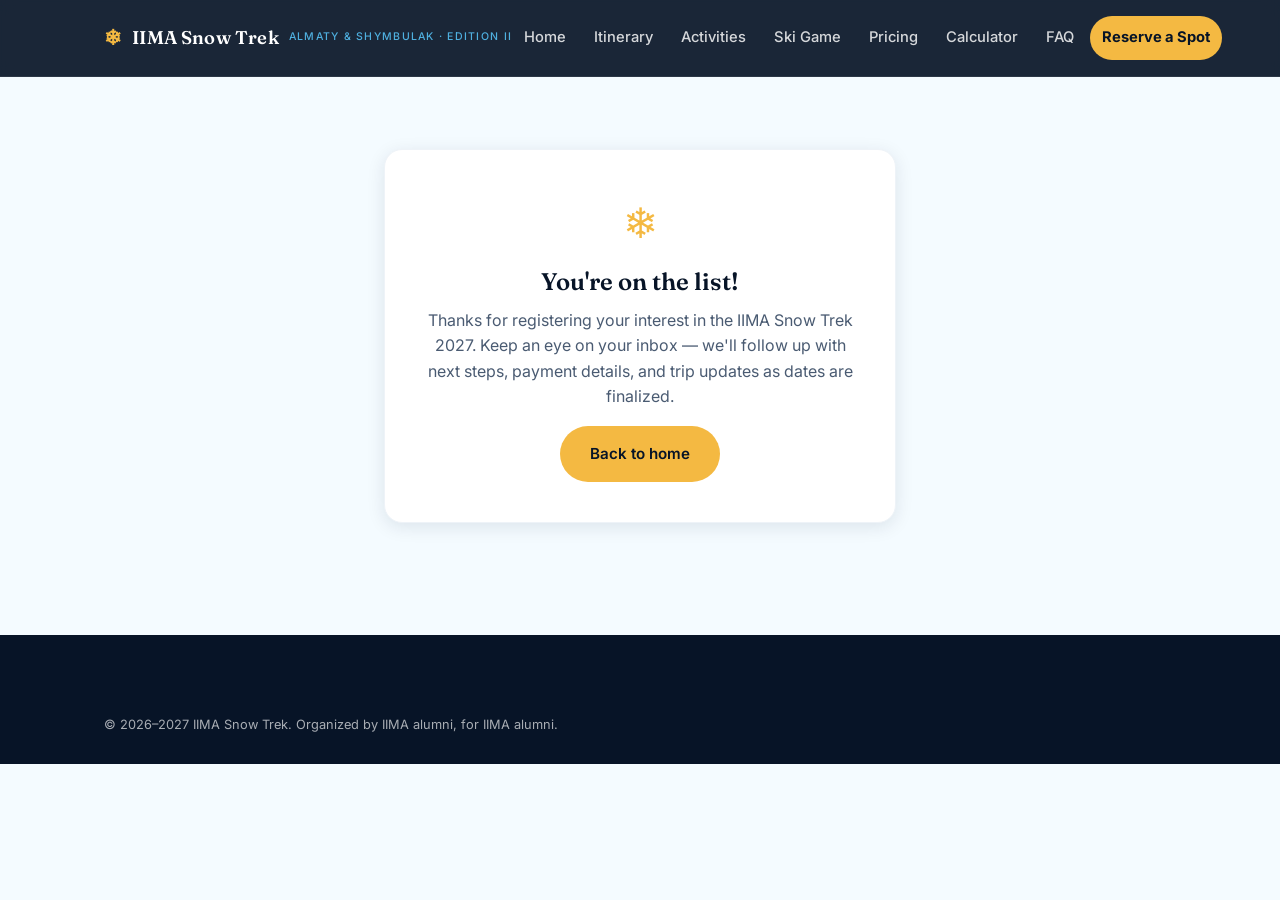
<file: success.html>
<!doctype html>
<html lang="en">
<head>
<meta charset="UTF-8">
<meta name="viewport" content="width=device-width, initial-scale=1.0">
<title>You're on the list! — IIMA Snow Trek 2027</title>
<link rel="preconnect" href="https://fonts.googleapis.com">
<link rel="preconnect" href="https://fonts.gstatic.com" crossorigin>
<link href="https://fonts.googleapis.com/css2?family=Fraunces:wght@500;600;700&family=Inter:wght@400;500;600;700&display=swap" rel="stylesheet">
<link rel="stylesheet" href="css/style.css">
<link rel="icon" href="data:image/svg+xml,%3Csvg xmlns='http://www.w3.org/2000/svg' viewBox='0 0 100 100'%3E%3Ctext y='.9em' font-size='90'%3E%E2%9D%84%EF%B8%8F%3C/text%3E%3C/svg%3E">
</head>
<body>

<header class="site-header">
  <nav class="nav">
    <a href="index.html" class="brand"><span class="flake">❄</span> IIMA Snow Trek<span class="brand-sub">Almaty &amp; Shymbulak · Edition II</span></a>
    <button class="nav-toggle" aria-label="Toggle menu">☰</button>
    <ul class="nav-links">
      <li><a href="index.html">Home</a></li>
      <li><a href="itinerary.html">Itinerary</a></li>
      <li><a href="activities.html">Activities</a></li>
      <li><a href="game.html">Ski Game</a></li>
      <li><a href="pricing.html">Pricing</a></li>
      <li><a href="pricing.html#calc">Calculator</a></li>
      <li><a href="faq.html">FAQ</a></li>
      <li><a href="register.html" class="nav-cta">Reserve a Spot</a></li>
    </ul>
  </nav>
</header>

<section>
  <div class="wrap" style="max-width:560px;">
    <div class="form-wrap" style="text-align:center;">
      <div class="flake-big" style="font-size:2.6rem; color:var(--gold-400); margin-bottom:12px;">❄</div>
      <h1>You're on the list!</h1>
      <p>Thanks for registering your interest in the IIMA Snow Trek 2027. Keep an eye on your inbox — we'll follow up with next steps, payment details, and trip updates as dates are finalized.</p>
      <a href="index.html" class="btn btn-primary">Back to home</a>
    </div>
  </div>
</section>

<footer class="site-footer">
  <div class="wrap">
    <div class="footer-bottom">
      <span>© 2026–2027 IIMA Snow Trek. Organized by IIMA alumni, for IIMA alumni.</span>
    </div>
  </div>
</footer>

</body>
</html>
</file>
<file: css/style.css>
/* ===================== IIMA Snow Trek — Shared Styles ===================== */

:root {
  --navy-950: #071427;
  --navy-900: #0b1f3a;
  --navy-800: #123055;
  --navy-700: #1a4272;
  --ice-100: #f4fbff;
  --ice-200: #eaf6ff;
  --ice-300: #d6ecfb;
  --sky-400: #4fb0e0;
  --sky-500: #2e93c9;
  --gold-400: #f4b942;
  --gold-500: #e89f1f;
  --slate-600: #4a5b72;
  --slate-500: #66788e;
  --white: #ffffff;
  --radius-lg: 18px;
  --radius-md: 12px;
  --radius-sm: 8px;
  --shadow-soft: 0 10px 30px rgba(11, 31, 58, 0.08);
  --shadow-card: 0 4px 18px rgba(11, 31, 58, 0.10);
  --max-width: 1120px;
}

* { box-sizing: border-box; }

html { scroll-behavior: smooth; }

body {
  margin: 0;
  font-family: 'Inter', -apple-system, BlinkMacSystemFont, 'Segoe UI', sans-serif;
  color: var(--navy-900);
  background: var(--ice-100);
  line-height: 1.6;
  -webkit-font-smoothing: antialiased;
}

h1, h2, h3, h4 {
  font-family: 'Fraunces', Georgia, 'Times New Roman', serif;
  font-weight: 600;
  line-height: 1.15;
  margin: 0 0 0.5em;
  color: var(--navy-950);
}

p { margin: 0 0 1em; color: var(--slate-600); }

a { color: inherit; text-decoration: none; }

img { max-width: 100%; display: block; }

.wrap {
  max-width: var(--max-width);
  margin: 0 auto;
  padding: 0 24px;
}

section { padding: 72px 0; }

.section-tight { padding: 40px 0; }

.eyebrow {
  display: inline-block;
  font-size: 0.75rem;
  font-weight: 700;
  letter-spacing: 0.14em;
  text-transform: uppercase;
  color: var(--sky-500);
  background: var(--ice-200);
  padding: 6px 14px;
  border-radius: 999px;
  margin-bottom: 16px;
}

.eyebrow.on-dark {
  color: var(--gold-400);
  background: rgba(255,255,255,0.08);
}

.lede {
  font-size: 1.15rem;
  color: var(--slate-600);
  max-width: 680px;
}

.center { text-align: center; margin-left: auto; margin-right: auto; }

/* ---------- Buttons ---------- */
.btn {
  display: inline-flex;
  align-items: center;
  gap: 8px;
  padding: 14px 28px;
  border-radius: 999px;
  font-weight: 600;
  font-size: 0.95rem;
  border: 2px solid transparent;
  cursor: pointer;
  transition: transform 0.15s ease, box-shadow 0.15s ease, background 0.15s ease, color 0.15s ease;
}

.btn-primary {
  background: var(--gold-400);
  color: var(--navy-950);
}
.btn-primary:hover { background: var(--gold-500); transform: translateY(-1px); box-shadow: 0 8px 20px rgba(232,159,31,0.35); }

.btn-outline {
  background: transparent;
  border-color: rgba(255,255,255,0.5);
  color: var(--white);
}
.btn-outline:hover { background: rgba(255,255,255,0.12); }

.btn-outline-dark {
  background: transparent;
  border-color: var(--navy-800);
  color: var(--navy-900);
}
.btn-outline-dark:hover { background: var(--navy-900); color: var(--white); }

.btn-block { width: 100%; justify-content: center; }

/* ---------- Header / Nav ---------- */
.site-header {
  position: sticky;
  top: 0;
  z-index: 100;
  background: rgba(7, 20, 39, 0.92);
  backdrop-filter: blur(8px);
  border-bottom: 1px solid rgba(255,255,255,0.08);
}

.nav {
  display: flex;
  align-items: center;
  justify-content: space-between;
  padding: 16px 24px;
  max-width: var(--max-width);
  margin: 0 auto;
}

.brand {
  display: flex;
  align-items: center;
  gap: 10px;
  color: var(--white);
  font-family: 'Fraunces', serif;
  font-weight: 600;
  font-size: 1.15rem;
  letter-spacing: 0.01em;
}

.brand .flake { font-size: 1.3rem; color: var(--gold-400); }
.brand .brand-sub {
  display: block;
  font-family: 'Inter', sans-serif;
  font-weight: 500;
  font-size: 0.66rem;
  letter-spacing: 0.12em;
  text-transform: uppercase;
  color: var(--sky-400);
}

.nav-links {
  display: flex;
  align-items: center;
  gap: 4px;
  list-style: none;
  margin: 0;
  padding: 0;
}

.nav-links a {
  display: block;
  padding: 10px 12px;
  border-radius: 999px;
  color: rgba(255,255,255,0.82);
  font-size: 0.92rem;
  font-weight: 500;
  white-space: nowrap;
  transition: background 0.15s ease, color 0.15s ease;
}

/* Above the mobile breakpoint the brand and the nav share one row, so
   neither may wrap. Below it the brand sits alone and is free to wrap. */
@media (min-width: 1001px) {
  .brand { white-space: nowrap; }
}

/* Between the mobile breakpoint and ~1100px the eight nav items are tight
   enough to start wrapping mid-label. Tighten the spacing rather than let
   "Ski Game" or "Reserve a Spot" break across two lines. */
@media (min-width: 1001px) and (max-width: 1180px) {
  .nav { padding-left: 14px; padding-right: 14px; }
  .nav-links { gap: 0; }
  .nav-links a { padding: 9px 8px; font-size: 0.84rem; }
  .brand { font-size: 1.05rem; }
}

.nav-links a:hover { background: rgba(255,255,255,0.08); color: var(--white); }
.nav-links a.active { background: rgba(255,255,255,0.12); color: var(--white); }

.nav-links a.nav-cta {
  background: var(--gold-400);
  color: var(--navy-950);
  font-weight: 700;
}
.nav-links a.nav-cta:hover { background: var(--gold-500); }

.nav-toggle {
  display: none;
  background: none;
  border: none;
  color: var(--white);
  font-size: 1.6rem;
  cursor: pointer;
  padding: 4px 8px;
}

@media (max-width: 1000px) {
  .nav-toggle { display: block; }
  .nav-links {
    position: absolute;
    top: 100%;
    left: 0;
    right: 0;
    flex-direction: column;
    align-items: stretch;
    background: var(--navy-950);
    padding: 8px 16px 20px;
    gap: 2px;
    display: none;
    border-bottom: 1px solid rgba(255,255,255,0.08);
  }
  .nav-links.open { display: flex; }
  .nav-links a { padding: 12px 14px; }
  .nav-links a.nav-cta { margin-top: 8px; text-align: center; }
}

/* ---------- Hero (page banner, non-home) ---------- */
.page-hero {
  background:
    linear-gradient(160deg, rgba(7,20,39,0.90) 0%, rgba(11,31,58,0.86) 55%, rgba(46,147,201,0.72) 140%),
    url('https://commons.wikimedia.org/wiki/Special:FilePath/Shymbulak_Ile_Alatau_Mountains_in_Almaty_05.jpg');
  background-size: cover;
  background-position: center 65%;
  color: var(--white);
  padding: 64px 0 56px;
  position: relative;
  overflow: hidden;
}

.page-hero::after {
  content: '❄';
  position: absolute;
  right: -20px;
  top: -30px;
  font-size: 220px;
  color: rgba(255,255,255,0.05);
  pointer-events: none;
}

/* The decorative flake crowds the heading on narrow screens — drop it there. */
@media (max-width: 760px) {
  .page-hero::after { display: none; }
}

.page-hero h1 { color: var(--white); font-size: clamp(1.9rem, 4vw, 2.7rem); }
.page-hero p { color: rgba(255,255,255,0.78); max-width: 640px; }

/* ---------- Home Hero ---------- */
.hero {
  position: relative;
  background:
    linear-gradient(160deg, rgba(7,20,39,0.90) 0%, rgba(11,31,58,0.82) 45%, rgba(46,147,201,0.68) 130%),
    url('https://commons.wikimedia.org/wiki/Special:FilePath/Shymbulak_mountain_in_February_2024_09.jpg');
  background-size: cover;
  background-position: center 60%;
  color: var(--white);
  padding: 96px 0 110px;
  overflow: hidden;
}

.hero-inner {
  display: grid;
  grid-template-columns: 1.15fr 0.85fr;
  gap: 48px;
  align-items: center;
}

.hero h1 {
  color: var(--white);
  font-size: clamp(2.2rem, 5vw, 3.4rem);
  margin-bottom: 20px;
}

.hero h1 .accent { color: var(--gold-400); }

.hero .lede { color: rgba(255,255,255,0.82); font-size: 1.15rem; }

.hero-ctas { display: flex; gap: 14px; flex-wrap: wrap; margin-top: 28px; }

.hero-card {
  background: rgba(255,255,255,0.08);
  border: 1px solid rgba(255,255,255,0.16);
  border-radius: var(--radius-lg);
  padding: 26px;
  backdrop-filter: blur(6px);
}

.hero-card h3 { color: var(--white); font-size: 1rem; margin-bottom: 14px; letter-spacing: 0.02em; }

.hero-fact {
  display: flex;
  justify-content: space-between;
  align-items: baseline;
  padding: 10px 0;
  border-bottom: 1px solid rgba(255,255,255,0.12);
  color: rgba(255,255,255,0.85);
  font-size: 0.92rem;
}
.hero-fact:last-child { border-bottom: none; }
.hero-fact strong { color: var(--white); font-weight: 600; }
.hero-fact a { color: var(--gold-400); font-weight: 600; border-bottom: 1px solid rgba(244,185,66,0.4); }
.hero-fact a:hover { border-bottom-color: var(--gold-400); }

@media (max-width: 900px) {
  .hero-inner { grid-template-columns: 1fr; }
}

/* ---------- Quick facts strip ---------- */
.facts-strip {
  background: var(--white);
  border-bottom: 1px solid #e6eef5;
}
.facts-grid {
  display: grid;
  grid-template-columns: repeat(4, 1fr);
  gap: 24px;
  padding: 32px 0;
}
.fact-item { text-align: center; }
.fact-item .num { font-family: 'Fraunces', serif; font-size: 1.6rem; color: var(--navy-900); font-weight: 600; }
.fact-item .label { font-size: 0.8rem; color: var(--slate-500); text-transform: uppercase; letter-spacing: 0.08em; }

@media (max-width: 760px) {
  .facts-grid { grid-template-columns: repeat(2, 1fr); }
}

/* ---------- Grids & Cards ---------- */
.grid { display: grid; gap: 24px; }
.grid-2 { grid-template-columns: repeat(2, 1fr); }
.grid-3 { grid-template-columns: repeat(3, 1fr); }
.grid-4 { grid-template-columns: repeat(4, 1fr); }
.grid-5 { grid-template-columns: repeat(5, 1fr); }

@media (max-width: 960px) {
  .grid-5 { grid-template-columns: repeat(3, 1fr); }
}
@media (max-width: 860px) {
  .grid-3, .grid-4 { grid-template-columns: repeat(2, 1fr); }
}
@media (max-width: 560px) {
  .grid-2, .grid-3, .grid-4, .grid-5 { grid-template-columns: 1fr; }
}

.card {
  background: var(--white);
  border-radius: var(--radius-lg);
  padding: 28px;
  box-shadow: var(--shadow-card);
  border: 1px solid #eef3f8;
}

.card .icon {
  width: 48px; height: 48px;
  display: flex; align-items: center; justify-content: center;
  background: var(--ice-200);
  border-radius: var(--radius-sm);
  font-size: 1.4rem;
  margin-bottom: 16px;
}

.card h3 { font-size: 1.1rem; }
.card p { margin-bottom: 0; font-size: 0.95rem; }

.tag {
  display: inline-block;
  font-size: 0.7rem;
  font-weight: 700;
  text-transform: uppercase;
  letter-spacing: 0.06em;
  padding: 4px 10px;
  border-radius: 999px;
  background: var(--ice-200);
  color: var(--sky-500);
  margin: 2px 4px 2px 0;
}
.tag.gold { background: #fdf1dc; color: var(--gold-500); }
.tag.navy { background: var(--navy-900); color: var(--white); }

/* ---------- Section headers ---------- */
.section-head { max-width: 680px; margin-bottom: 40px; }
.section-head.center { margin-left: auto; margin-right: auto; text-align: center; }

/* ---------- Timeline (Itinerary) ---------- */
.timeline { position: relative; margin-top: 20px; }
.day-block {
  display: grid;
  grid-template-columns: 172px 1fr;
  gap: 32px;
  padding: 32px 0;
  border-bottom: 1px solid #e6eef5;
}
.day-block:last-child { border-bottom: none; }

.day-label {
  position: sticky;
  top: 90px;
  align-self: start;
}
.day-label .day-num { font-family: 'Fraunces', serif; font-size: 1.7rem; color: var(--sky-500); font-weight: 600; line-height: 1.15; }
.day-label .day-name { font-size: 0.9rem; color: var(--navy-800); font-weight: 500; margin-top: 4px; line-height: 1.35; }
.day-label .day-note { font-size: 0.72rem; color: var(--slate-500); text-transform: uppercase; letter-spacing: 0.07em; margin-top: 6px; }

.event-row {
  display: flex;
  gap: 16px;
  padding: 14px 0;
}
.event-row .time {
  min-width: 96px;
  font-weight: 600;
  color: var(--navy-800);
  font-size: 0.88rem;
  padding-top: 2px;
}
.event-row .dot {
  width: 10px; height: 10px; border-radius: 50%;
  background: var(--sky-400);
  margin-top: 6px;
  flex-shrink: 0;
}
.event-row.snow .dot { background: var(--sky-400); }
.event-row.city .dot { background: var(--gold-400); }
.event-row.social .dot { background: #e0679c; }
.event-row .content h4 { font-size: 1rem; margin-bottom: 4px; }
.event-row .content p { font-size: 0.92rem; margin-bottom: 6px; }

@media (max-width: 700px) {
  .day-block { grid-template-columns: 1fr; gap: 8px; }
  .day-label { position: static; margin-bottom: 8px; }
  .day-label .day-name { margin-top: 2px; }
}

/* ---------- Tabs (Activities page) ---------- */
.tabs {
  display: flex;
  gap: 10px;
  margin-bottom: 32px;
  flex-wrap: wrap;
}
.tab-btn {
  padding: 12px 22px;
  border-radius: 999px;
  border: 2px solid #dbe7f0;
  background: var(--white);
  font-weight: 600;
  font-size: 0.92rem;
  cursor: pointer;
  color: var(--slate-600);
  transition: all 0.15s ease;
}
.tab-btn.active {
  background: var(--navy-900);
  border-color: var(--navy-900);
  color: var(--white);
}
.tab-panel { display: none; }
.tab-panel.active { display: block; }

.activity-row {
  display: flex;
  gap: 18px;
  padding: 20px 0;
  border-bottom: 1px solid #e6eef5;
}
.activity-row:last-child { border-bottom: none; }
.activity-row .icon {
  width: 44px; height: 44px; flex-shrink: 0;
  border-radius: var(--radius-sm);
  background: var(--ice-200);
  display: flex; align-items: center; justify-content: center;
  font-size: 1.3rem;
  overflow: hidden;
}
.activity-row .icon img { width: 100%; height: 100%; object-fit: cover; }
.activity-row h4 { margin-bottom: 4px; font-size: 1.02rem; }
.activity-row p { margin-bottom: 8px; font-size: 0.93rem; }

/* ---------- Pricing ---------- */
.price-note {
  background: #fff7e8;
  border: 1px solid #f3ddac;
  color: #8a6413;
  padding: 16px 20px;
  border-radius: var(--radius-md);
  font-size: 0.92rem;
  margin-bottom: 40px;
}

.price-grid { display: grid; grid-template-columns: repeat(3, 1fr); gap: 24px; align-items: stretch; }
@media (max-width: 860px) { .price-grid { grid-template-columns: 1fr; } }

.price-card {
  background: var(--white);
  border-radius: var(--radius-lg);
  padding: 32px 28px;
  box-shadow: var(--shadow-card);
  border: 1px solid #eef3f8;
  display: flex;
  flex-direction: column;
}
.price-card.featured {
  border: 2px solid var(--gold-400);
  transform: translateY(-8px);
  box-shadow: 0 16px 40px rgba(232,159,31,0.18);
}
.price-card .badge {
  align-self: flex-start;
  background: var(--gold-400);
  color: var(--navy-950);
  font-size: 0.7rem;
  font-weight: 700;
  text-transform: uppercase;
  letter-spacing: 0.06em;
  padding: 4px 10px;
  border-radius: 999px;
  margin-bottom: 14px;
}
.price-card .amount { font-family: 'Fraunces', serif; font-size: 2.4rem; color: var(--navy-950); font-weight: 600; }
.price-card .amount span { font-size: 1rem; font-weight: 500; color: var(--slate-500); font-family: 'Inter', sans-serif; }
.price-card .per { color: var(--slate-500); font-size: 0.85rem; margin-bottom: 20px; }
.price-card ul { list-style: none; padding: 0; margin: 0 0 24px; flex-grow: 1; }
.price-card ul li { padding: 8px 0; font-size: 0.9rem; color: var(--slate-600); border-bottom: 1px dashed #e6eef5; }
.price-card ul li:last-child { border-bottom: none; }

.flight-table-wrap {
  overflow-x: auto;
  background: var(--white);
  border-radius: var(--radius-lg);
  box-shadow: var(--shadow-card);
  border: 1px solid #eef3f8;
}
.flight-table { width: 100%; border-collapse: collapse; min-width: 640px; }
.flight-table th, .flight-table td {
  text-align: left;
  padding: 16px 20px;
  border-bottom: 1px solid #eef3f8;
  font-size: 0.92rem;
}
.flight-table th {
  background: var(--navy-950);
  color: var(--white);
  font-weight: 600;
  font-size: 0.8rem;
  text-transform: uppercase;
  letter-spacing: 0.05em;
}
.flight-table tr:last-child td { border-bottom: none; }
.flight-table td.hub { font-weight: 700; color: var(--navy-950); }
.flight-table td.fare-local { font-weight: 600; color: var(--navy-950); }
/* Secondary currency: present for reference, but clearly subordinate. */
.flight-table td.fare-usd { color: var(--slate-500); font-size: 0.8rem; font-weight: 500; }
/* Verification state of a fare. Colour is never the only cue — each pill
   carries its own word — so this still reads in greyscale and for anyone
   who cannot separate the hues. */
.fare-ok, .fare-warn, .fare-hold {
  display: inline-block;
  padding: 3px 9px;
  border-radius: 999px;
  font-size: 0.72rem;
  font-weight: 700;
  letter-spacing: 0.04em;
  text-transform: uppercase;
  white-space: nowrap;
}
.fare-ok   { background: #dff3e8; color: #10663f; }
.fare-warn { background: #fdefd2; color: #7a5200; }
.fare-hold { background: #e8ecf2; color: #495b73; }

/* Shown above the calculator total when the airfare is approximate or absent. */
.calc-notice {
  margin: 0 0 14px;
  padding: 11px 14px;
  border-radius: 10px;
  border-left: 4px solid var(--gold-400);
  background: #fdf6e6;
  color: var(--navy-900);
  font-size: 0.84rem;
  line-height: 1.5;
}

/* Baggage exclusion, printed beside the fare so a total can never be read
   as an all-in trip cost. */
.flight-table td.fare-local .fare-bags {
  display: block;
  margin-top: 4px;
  font-weight: 600;
  font-size: 0.72rem;
  letter-spacing: 0.02em;
  color: #7a5200;
}

/* A fare quoted in its source currency, with the rupee conversion underneath. */
.flight-table td.fare-local .fare-conv {
  display: block;
  font-weight: 500;
  font-size: 0.8rem;
  color: var(--slate-500);
  margin-top: 2px;
}

.incl-excl { display: grid; grid-template-columns: 1fr 1fr; gap: 32px; margin-top: 48px; }
@media (max-width: 700px) { .incl-excl { grid-template-columns: 1fr; } }
.incl-excl .card ul { list-style: none; padding: 0; margin: 0; }
.incl-excl .card li { padding: 8px 0; font-size: 0.93rem; border-bottom: 1px solid #f0f4f8; }
.incl-excl .card li:last-child { border-bottom: none; }

/* ---------- FAQ Accordion ---------- */
.accordion-item {
  border-bottom: 1px solid #e6eef5;
}
.accordion-q {
  width: 100%;
  text-align: left;
  background: none;
  border: none;
  padding: 22px 0;
  font-size: 1.02rem;
  font-weight: 600;
  color: var(--navy-950);
  font-family: 'Fraunces', serif;
  cursor: pointer;
  display: flex;
  justify-content: space-between;
  align-items: center;
  gap: 16px;
}
.accordion-q .plus { font-size: 1.4rem; color: var(--sky-500); transition: transform 0.2s ease; flex-shrink: 0; }
.accordion-item.open .accordion-q .plus { transform: rotate(45deg); }
.accordion-a {
  max-height: 0;
  overflow: hidden;
  transition: max-height 0.25s ease;
}
.accordion-item.open .accordion-a { max-height: 400px; }
.accordion-a-inner { padding-bottom: 22px; font-size: 0.95rem; color: var(--slate-600); }

/* ---------- Form ---------- */
.form-wrap {
  background: var(--white);
  border-radius: var(--radius-lg);
  box-shadow: var(--shadow-card);
  padding: 40px;
  border: 1px solid #eef3f8;
}
@media (max-width: 600px) { .form-wrap { padding: 26px 20px; } }

.form-row { margin-bottom: 20px; }
.form-row label {
  display: block;
  font-size: 0.85rem;
  font-weight: 600;
  color: var(--navy-800);
  margin-bottom: 6px;
}
.form-row .hint { font-size: 0.78rem; color: var(--slate-500); margin-top: 4px; }
.form-row input,
.form-row select,
.form-row textarea {
  width: 100%;
  padding: 12px 14px;
  border-radius: var(--radius-sm);
  border: 1.5px solid #dbe7f0;
  font-family: inherit;
  font-size: 0.95rem;
  color: var(--navy-900);
  background: var(--ice-100);
}
.form-row input:focus,
.form-row select:focus,
.form-row textarea:focus {
  outline: none;
  border-color: var(--sky-500);
  background: var(--white);
  /* A border-colour change alone is a weak focus cue; the ring makes it
     unambiguous without changing the field's geometry. */
  box-shadow: 0 0 0 3px rgba(79, 176, 224, 0.35);
}
.form-grid-2 { display: grid; grid-template-columns: 1fr 1fr; gap: 20px; }
@media (max-width: 600px) { .form-grid-2 { grid-template-columns: 1fr; } }

.radio-group { display: flex; flex-wrap: wrap; gap: 10px; }
.radio-pill {
  border: 1.5px solid #dbe7f0;
  border-radius: 999px;
  padding: 9px 16px;
  font-size: 0.88rem;
  cursor: pointer;
  color: var(--slate-600);
}
.radio-pill input { position: absolute; opacity: 0; width: 0; height: 0; }
/* The real radio is hidden and the pill acts as the control, so the pill has to
   carry the focus ring itself — otherwise keyboard users tabbing through have no
   idea where they are. :focus-visible keeps it off mouse clicks. */
.radio-pill:has(input:focus-visible) {
  outline: 2px solid var(--sky-500);
  outline-offset: 2px;
  border-color: var(--sky-500);
}
.radio-pill:has(input:checked) {
  background: var(--navy-900);
  border-color: var(--navy-900);
  color: var(--white);
}

.form-success {
  display: none;
  text-align: center;
  padding: 40px 20px;
}
.form-success .flake-big { font-size: 2.6rem; color: var(--gold-400); margin-bottom: 12px; }

/* ---------- Callout / CTA band ---------- */
.cta-band {
  background: linear-gradient(135deg, var(--navy-950), var(--navy-800));
  color: var(--white);
  text-align: center;
  border-radius: var(--radius-lg);
  padding: 56px 32px;
}
.cta-band h2 { color: var(--white); }
.cta-band p { color: rgba(255,255,255,0.78); max-width: 560px; margin-left: auto; margin-right: auto; }
.cta-band .hero-ctas { justify-content: center; }

/* ---------- Ski game embed ---------- */
.game-frame {
  position: relative;
  width: 100%;
  aspect-ratio: 16 / 9;
  min-height: 420px;
  border-radius: var(--radius-lg);
  overflow: hidden;
  background: var(--navy-950);
  box-shadow: 0 12px 32px rgba(11, 31, 58, 0.18);
}
/* A tall portrait frame crops the 16:9 still down to a strip of snow, and
   the game wants a keyboard anyway — so keep it landscape on phones. */
@media (max-width: 700px) { .game-frame { aspect-ratio: 4 / 3; min-height: 300px; } }

.game-iframe { width: 100%; height: 100%; border: 0; display: block; }

/* The poster is a real screenshot of the game wrapped in a link to it, so
   it works with scripting off; the script upgrades the click to load the
   game into this frame instead. */
.game-placeholder {
  position: absolute;
  inset: 0;
  display: block;
  overflow: hidden;
  background: var(--navy-950);
  cursor: pointer;
}
.game-shot {
  position: absolute;
  inset: 0;
  width: 100%;
  height: 100%;
  object-fit: cover;
  transition: transform 0.4s ease;
}
.game-ph-inner {
  position: absolute;
  inset: 0;
  display: flex;
  flex-direction: column;
  align-items: center;
  justify-content: center;
  text-align: center;
  padding: 28px;
  /* Scrim: the screenshot is mostly bright snow, so the copy needs its own
     ground to sit on rather than relying on the image behind it. */
  background: linear-gradient(180deg, rgba(7,20,39,0.30) 0%, rgba(7,20,39,0.62) 45%, rgba(7,20,39,0.80) 100%);
  transition: background 0.25s ease;
}
.game-ph-icon { font-size: 2.4rem; line-height: 1; margin-bottom: 10px; }
.game-ph-title {
  font-family: 'Fraunces', Georgia, serif;
  font-weight: 600;
  font-size: 1.9rem;
  color: var(--white);
  margin-bottom: 8px;
}
.game-ph-copy {
  color: rgba(255,255,255,0.86);
  font-size: 0.92rem;
  max-width: 420px;
  margin-bottom: 20px;
}
.game-placeholder:hover .game-shot { transform: scale(1.03); }
.game-placeholder:hover .game-ph-inner { background: linear-gradient(180deg, rgba(7,20,39,0.22) 0%, rgba(7,20,39,0.55) 45%, rgba(7,20,39,0.76) 100%); }
.game-placeholder:hover .game-ph-btn { background: var(--gold-500); }
.game-placeholder:focus-visible { outline: 3px solid var(--gold-400); outline-offset: 3px; }
.game-placeholder.is-loading { cursor: progress; }
.game-placeholder.is-loading .game-ph-inner { background: rgba(7,20,39,0.86); }
.game-placeholder.is-loading .game-ph-btn { opacity: 0.6; }

.game-note {
  margin-top: 14px;
  font-size: 0.85rem;
  color: var(--slate-500);
  text-align: center;
}
.game-note a { color: var(--sky-500); border-bottom: 1px solid rgba(46,147,201,0.35); }
.game-note kbd, .controls-list kbd, .dt-none {
  display: inline-block;
  min-width: 22px;
  padding: 2px 7px;
  margin: 0 1px;
  border-radius: 6px;
  border: 1px solid var(--ice-300);
  border-bottom-width: 2px;
  background: var(--white);
  box-shadow: 0 1px 0 rgba(11,31,58,0.06);
  font-family: 'Inter', sans-serif;
  font-size: 0.78rem;
  font-weight: 700;
  color: var(--navy-900);
  text-align: center;
  line-height: 1.5;
}
.dt-none {
  border-style: dashed;
  border-bottom-width: 1px;
  background: transparent;
  box-shadow: none;
  font-weight: 500;
  font-size: 0.72rem;
  color: var(--slate-500);
  text-transform: uppercase;
  letter-spacing: 0.06em;
}

.controls-card {
  margin-top: 44px;
  padding: 30px 32px;
  border: 1px solid var(--ice-300);
  border-radius: var(--radius-lg);
  background: var(--ice-100);
}
.controls-lede { color: var(--slate-600); margin-bottom: 20px; }
.controls-list { margin: 0; }
.controls-list > div {
  display: grid;
  grid-template-columns: 132px minmax(0, 1fr);
  gap: 16px;
  padding: 11px 0;
  border-top: 1px solid var(--ice-300);
  align-items: baseline;
}
.controls-list > div:first-of-type { border-top: 0; padding-top: 0; }
.controls-list dt { margin: 0; }
.controls-list dd { margin: 0; color: var(--slate-600); font-size: 0.94rem; }
@media (max-width: 600px) {
  .controls-card { padding: 24px 20px; }
  .controls-list > div { grid-template-columns: 1fr; gap: 6px; }
}

/* Home-page teaser card for the ski game */
.game-teaser {
  display: grid;
  grid-template-columns: auto minmax(0, 1fr);
  gap: 28px;
  align-items: center;
  padding: 34px 36px;
  border: 1px solid var(--ice-300);
  border-left: 4px solid var(--sky-500);
  border-radius: var(--radius-lg);
  background: var(--ice-100);
}
.game-teaser-shot {
  display: block;
  width: 260px;
  border-radius: 12px;
  overflow: hidden;
  box-shadow: 0 8px 22px rgba(11, 31, 58, 0.16);
}
.game-teaser-shot img { width: 100%; height: auto; transition: transform 0.4s ease; }
.game-teaser-shot:hover img { transform: scale(1.04); }
.game-teaser-shot:focus-visible { outline: 3px solid var(--sky-500); outline-offset: 3px; }
.game-teaser-copy h2 { font-size: 1.6rem; margin-bottom: 10px; }
.game-teaser-copy p { max-width: 620px; margin-bottom: 20px; }
@media (max-width: 700px) {
  .game-teaser { grid-template-columns: 1fr; gap: 18px; padding: 26px 22px; }
  .game-teaser-shot { width: 100%; }
}

/* ---------- Edition I recap video ---------- */
.recap {
  display: grid;
  grid-template-columns: minmax(0, 300px) 1fr;
  gap: 40px;
  align-items: center;
  max-width: 860px;
  margin: 0 auto;
}
@media (max-width: 760px) {
  .recap { grid-template-columns: 1fr; gap: 24px; justify-items: center; }
  .recap-copy { text-align: center; }
}

.recap-video {
  border-radius: var(--radius-lg);
  overflow: hidden;
  box-shadow: 0 12px 32px rgba(11, 31, 58, 0.18);
  background: var(--navy-950);
  line-height: 0;
}
/* Portrait clip: cap the width so it doesn't dominate the page. */
.recap-video video { width: 100%; max-width: 300px; height: auto; display: block; }

.recap-quote {
  font-family: 'Fraunces', serif;
  font-size: 1.3rem;
  line-height: 1.4;
  color: var(--navy-950);
  margin-bottom: 18px;
}

/* ---------- Photo gallery ---------- */
.gallery-grid {
  display: grid;
  grid-template-columns: repeat(4, 1fr);
  gap: 18px;
}
@media (max-width: 860px) { .gallery-grid { grid-template-columns: repeat(2, 1fr); } }

.gallery-item {
  position: relative;
  border-radius: var(--radius-md);
  overflow: hidden;
  aspect-ratio: 4 / 5;
  box-shadow: var(--shadow-card);
}
.gallery-item img {
  width: 100%;
  height: 100%;
  object-fit: cover;
  display: block;
}
.gallery-item .cap {
  position: absolute;
  left: 0; right: 0; bottom: 0;
  padding: 10px 12px;
  background: linear-gradient(0deg, rgba(7,20,39,0.85), transparent);
  color: var(--white);
  font-size: 0.78rem;
  font-weight: 600;
}

.banner-photo {
  border-radius: var(--radius-lg);
  overflow: hidden;
  margin-bottom: 32px;
  box-shadow: var(--shadow-card);
  position: relative;
  aspect-ratio: 16 / 6;
}
.banner-photo img { width: 100%; height: 100%; object-fit: cover; display: block; }
@media (max-width: 700px) { .banner-photo { aspect-ratio: 16 / 9; } }

.photo-credit {
  font-size: 0.72rem;
  color: var(--slate-500);
  text-align: right;
  margin-top: -20px;
  margin-bottom: 24px;
}

/* ---------- Cost calculator ---------- */
/* Offset the anchor target so #calc doesn't land under the sticky header. */
.calc { margin-top: 8px; scroll-margin-top: 90px; }

.calc-origin {
  background: var(--white);
  border: 1px solid #eef3f8;
  border-radius: var(--radius-lg);
  box-shadow: var(--shadow-card);
  padding: 22px 24px;
  margin-bottom: 24px;
}
.calc-origin-label { margin-bottom: 14px; }
.calc-origin-label strong {
  display: block;
  font-family: 'Fraunces', serif;
  font-size: 1.05rem;
  color: var(--navy-950);
  margin-bottom: 4px;
}
.calc-origin-label span { font-size: 0.85rem; color: var(--slate-500); }

.origin-chips { display: flex; flex-wrap: wrap; gap: 10px; }
.origin-btn {
  display: inline-flex;
  align-items: baseline;
  gap: 7px;
  padding: 10px 16px;
  border-radius: 999px;
  border: 2px solid #dbe7f0;
  background: var(--ice-100);
  font-family: inherit;
  font-size: 0.9rem;
  font-weight: 600;
  color: var(--navy-800);
  cursor: pointer;
  transition: border-color 0.15s ease, background 0.15s ease, color 0.15s ease;
}
.origin-btn span { font-weight: 500; font-size: 0.8rem; color: var(--slate-500); }
.origin-btn:hover { border-color: var(--sky-400); }
.origin-btn.active { background: var(--navy-900); border-color: var(--navy-900); color: var(--white); }
.origin-btn.active span { color: var(--gold-400); }

.calc-step-label { margin-bottom: 12px; }
.calc-step-label strong {
  font-family: 'Fraunces', serif;
  font-size: 1.05rem;
  color: var(--navy-950);
}

.calc-presets {
  display: grid;
  grid-template-columns: repeat(5, 1fr);
  gap: 12px;
  margin-bottom: 28px;
}
@media (max-width: 900px) { .calc-presets { grid-template-columns: repeat(2, 1fr); } }
@media (max-width: 520px) { .calc-presets { grid-template-columns: 1fr; } }

.preset-btn {
  text-align: left;
  background: var(--white);
  border: 2px solid #dbe7f0;
  border-radius: var(--radius-md);
  padding: 16px;
  cursor: pointer;
  font-family: inherit;
  transition: border-color 0.15s ease, box-shadow 0.15s ease;
}
.preset-btn:hover { border-color: var(--sky-400); }
.preset-btn.active { border-color: var(--navy-900); box-shadow: var(--shadow-card); }
.preset-btn .p-name {
  display: block;
  font-family: 'Fraunces', serif;
  font-size: 1rem;
  font-weight: 600;
  color: var(--navy-950);
  margin-bottom: 6px;
}
.preset-btn .p-blurb { display: block; font-size: 0.8rem; color: var(--slate-500); line-height: 1.4; }

.calc-body { display: grid; grid-template-columns: 320px 1fr; gap: 28px; align-items: start; }
@media (max-width: 900px) { .calc-body { grid-template-columns: 1fr; } }

.calc-controls {
  background: var(--white);
  border: 1px solid #eef3f8;
  border-radius: var(--radius-lg);
  box-shadow: var(--shadow-card);
  padding: 24px;
}
.calc-controls h4 {
  font-family: 'Inter', sans-serif;
  font-size: 0.72rem;
  text-transform: uppercase;
  letter-spacing: 0.09em;
  color: var(--slate-500);
  margin: 22px 0 12px;
}
.calc-controls h4:first-child { margin-top: 0; }
.calc-field { margin-bottom: 14px; }
.calc-field label { display: block; font-size: 0.82rem; font-weight: 600; color: var(--navy-800); margin-bottom: 5px; }
.calc-field select,
.calc-field input[type="number"] {
  width: 100%;
  padding: 9px 11px;
  border-radius: var(--radius-sm);
  border: 1.5px solid #dbe7f0;
  background: var(--ice-100);
  font-family: inherit;
  font-size: 0.9rem;
  color: var(--navy-900);
}
.calc-field input[type="range"] { width: 100%; accent-color: var(--sky-500); }
.calc-field .range-row { display: flex; justify-content: space-between; align-items: baseline; }
.calc-field .range-out { font-size: 0.82rem; font-weight: 600; color: var(--sky-500); }

.calc-check { display: flex; align-items: flex-start; gap: 9px; margin-bottom: 10px; font-size: 0.86rem; color: var(--navy-800); }
.calc-check input { margin-top: 2px; accent-color: var(--navy-900); }
.calc-check input:disabled + span { color: var(--slate-500); }

.calc-output {
  background: var(--white);
  border: 1px solid #eef3f8;
  border-radius: var(--radius-lg);
  box-shadow: var(--shadow-card);
  padding: 28px;
}

.calc-total-num {
  font-family: 'Fraunces', serif;
  font-size: 2.8rem;
  font-weight: 600;
  color: var(--navy-950);
  line-height: 1;
}
.calc-total-sub { font-size: 0.88rem; color: var(--slate-500); margin-top: 6px; }
.calc-total-head { font-size: 0.72rem; text-transform: uppercase; letter-spacing: 0.09em; color: var(--slate-500); margin-bottom: 8px; }
.calc-per-head { font-size: 0.92rem; color: var(--navy-800); font-weight: 600; margin-top: 4px; }

.stack-bar { display: flex; gap: 2px; height: 34px; margin: 26px 0 14px; }
.stack-seg { min-width: 3px; transition: filter 0.12s ease; }
.stack-seg:first-child { border-radius: 4px 0 0 4px; }
.stack-seg:last-child { border-radius: 0 4px 4px 0; }
.stack-seg:hover { filter: brightness(1.08); }
/* Segments are tabbable (that's how the keyboard reaches their tooltips), so
   they need a focus ring. Offset inward so it isn't clipped by the bar. */
.stack-seg:focus-visible {
  filter: brightness(1.08);
  outline: 2px solid var(--navy-950);
  outline-offset: -3px;
}

.calc-legend { list-style: none; padding: 0; margin: 0 0 8px; display: flex; flex-wrap: wrap; gap: 8px 20px; }
.calc-legend li { display: flex; align-items: center; gap: 7px; font-size: 0.82rem; }
.calc-legend .lg-label { color: var(--navy-800); font-weight: 600; }
.calc-legend .lg-val { color: var(--slate-500); }
.sw { width: 11px; height: 11px; border-radius: 3px; flex-shrink: 0; display: inline-block; }

.calc-table { width: 100%; border-collapse: collapse; margin-top: 22px; }
.calc-table th {
  text-align: left;
  font-size: 0.7rem;
  text-transform: uppercase;
  letter-spacing: 0.08em;
  color: var(--slate-500);
  padding: 0 10px 10px 0;
  border-bottom: 1px solid #e6eef5;
  font-weight: 600;
}
.calc-table td { padding: 11px 10px 11px 0; border-bottom: 1px solid #f0f4f8; font-size: 0.88rem; vertical-align: top; }
.calc-table tr:last-child td { border-bottom: none; }
.calc-table .cat-cell { white-space: nowrap; color: var(--navy-800); font-weight: 600; font-size: 0.8rem; }
.calc-table .cat-cell .sw { margin-right: 6px; vertical-align: middle; }
.calc-table td strong { font-weight: 600; color: var(--navy-900); display: block; }
.calc-table .row-note { display: block; font-size: 0.78rem; color: var(--slate-500); margin-top: 2px; }
.calc-table .amt { text-align: right; font-weight: 600; color: var(--navy-950); white-space: nowrap; }
.calc-table .amt-sub { display: block; font-weight: 500; font-size: 0.76rem; color: var(--slate-500); margin-top: 2px; }
.calc-table th:last-child { text-align: right; }

.calc-tip {
  position: absolute;
  transform: translateX(-50%);
  background: var(--navy-950);
  color: var(--white);
  padding: 8px 12px;
  border-radius: var(--radius-sm);
  font-size: 0.8rem;
  pointer-events: none;
  z-index: 200;
  box-shadow: 0 6px 18px rgba(7,20,39,0.28);
}
.calc-tip strong { display: block; font-weight: 600; margin-bottom: 2px; }

/* ---------- Footer ---------- */
.site-footer {
  background: var(--navy-950);
  color: rgba(255,255,255,0.65);
  padding: 56px 0 28px;
  margin-top: 40px;
}
.footer-grid {
  display: grid;
  grid-template-columns: 1.4fr 1fr 1fr;
  gap: 32px;
  padding-bottom: 32px;
  border-bottom: 1px solid rgba(255,255,255,0.1);
}
@media (max-width: 700px) { .footer-grid { grid-template-columns: 1fr; } }
.site-footer h4 { color: var(--white); font-size: 0.85rem; text-transform: uppercase; letter-spacing: 0.08em; font-family: 'Inter', sans-serif; margin-bottom: 14px; }
.site-footer ul { list-style: none; margin: 0; padding: 0; }
.site-footer li { margin-bottom: 8px; font-size: 0.9rem; }
.site-footer a:hover { color: var(--white); }
.footer-bottom {
  display: flex;
  justify-content: space-between;
  align-items: center;
  flex-wrap: wrap;
  gap: 10px;
  padding-top: 24px;
  font-size: 0.8rem;
}

.badge-strip { display: flex; flex-wrap: wrap; gap: 10px; margin-top: 18px; }

.notice-banner {
  background: #eaf6ff;
  border: 1px dashed #9ecbe6;
  color: var(--navy-800);
  border-radius: var(--radius-md);
  padding: 14px 18px;
  font-size: 0.85rem;
  margin-bottom: 32px;
}
</file>
